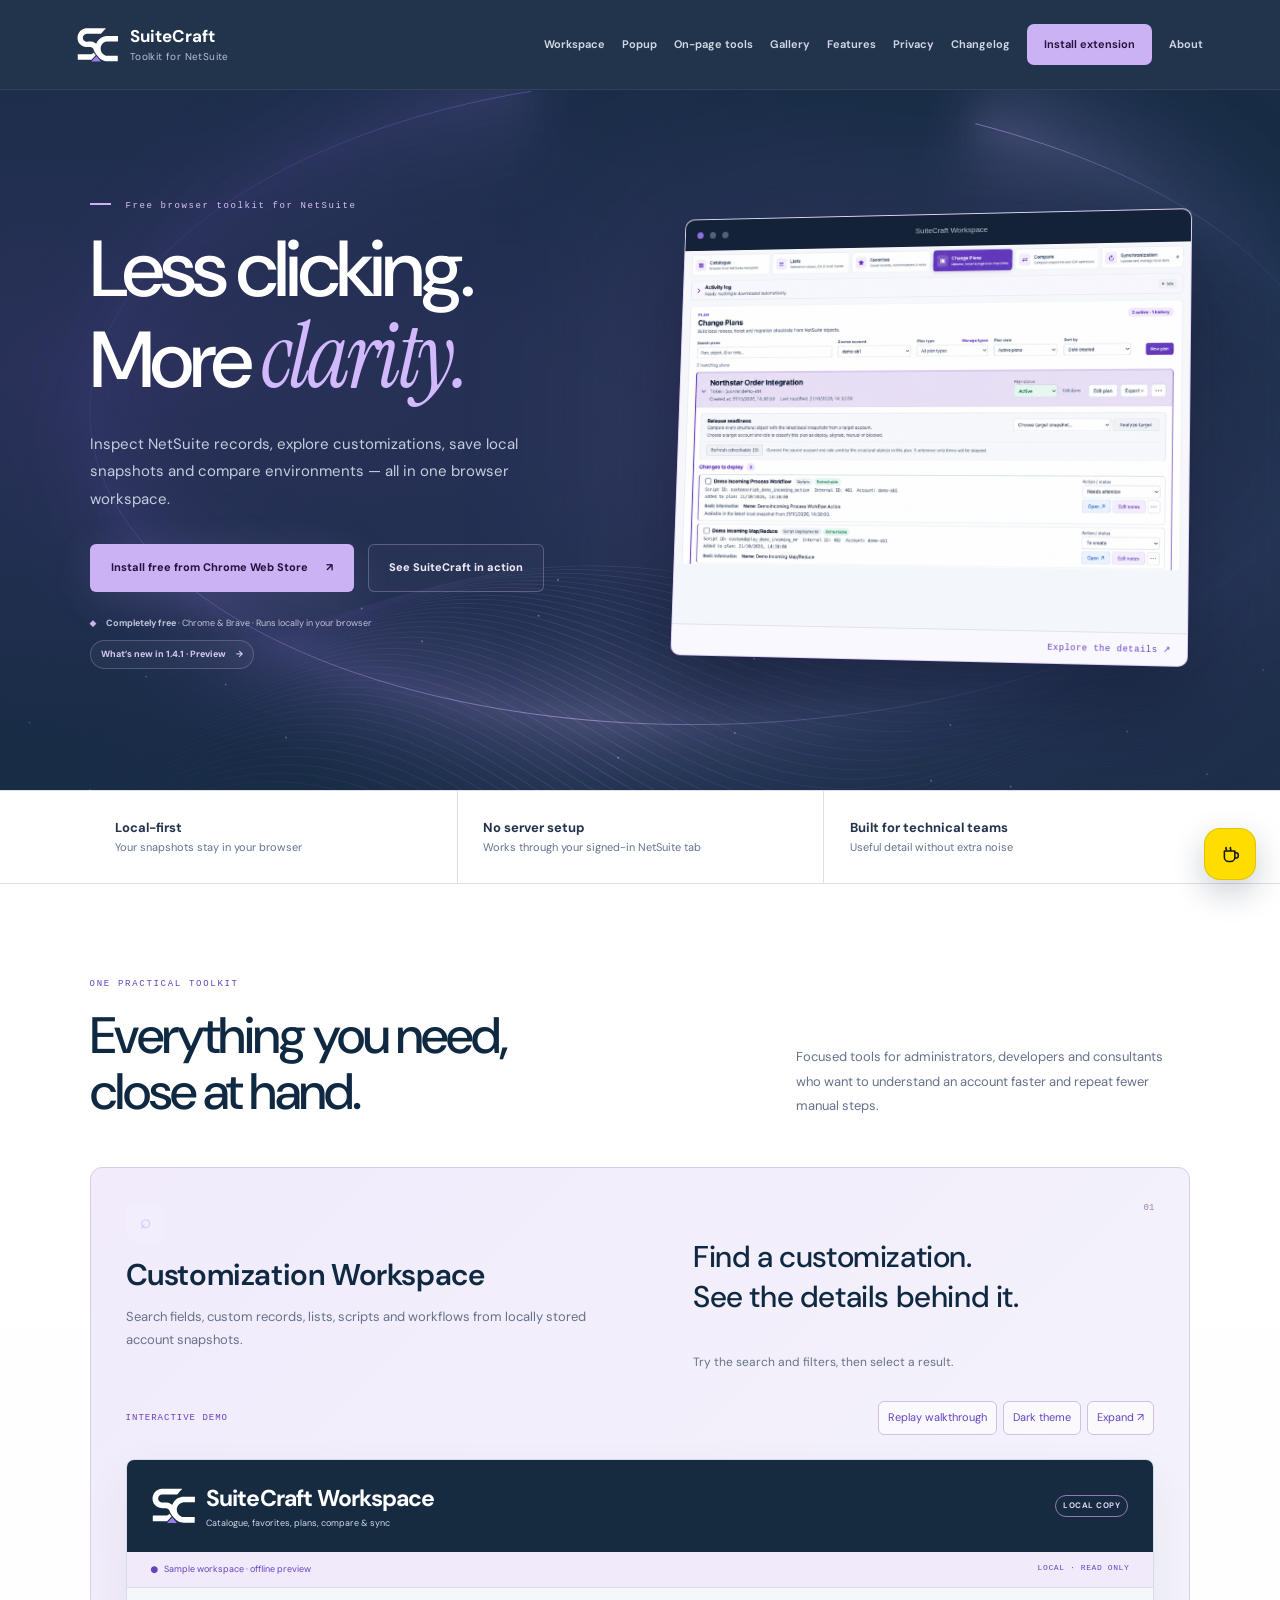
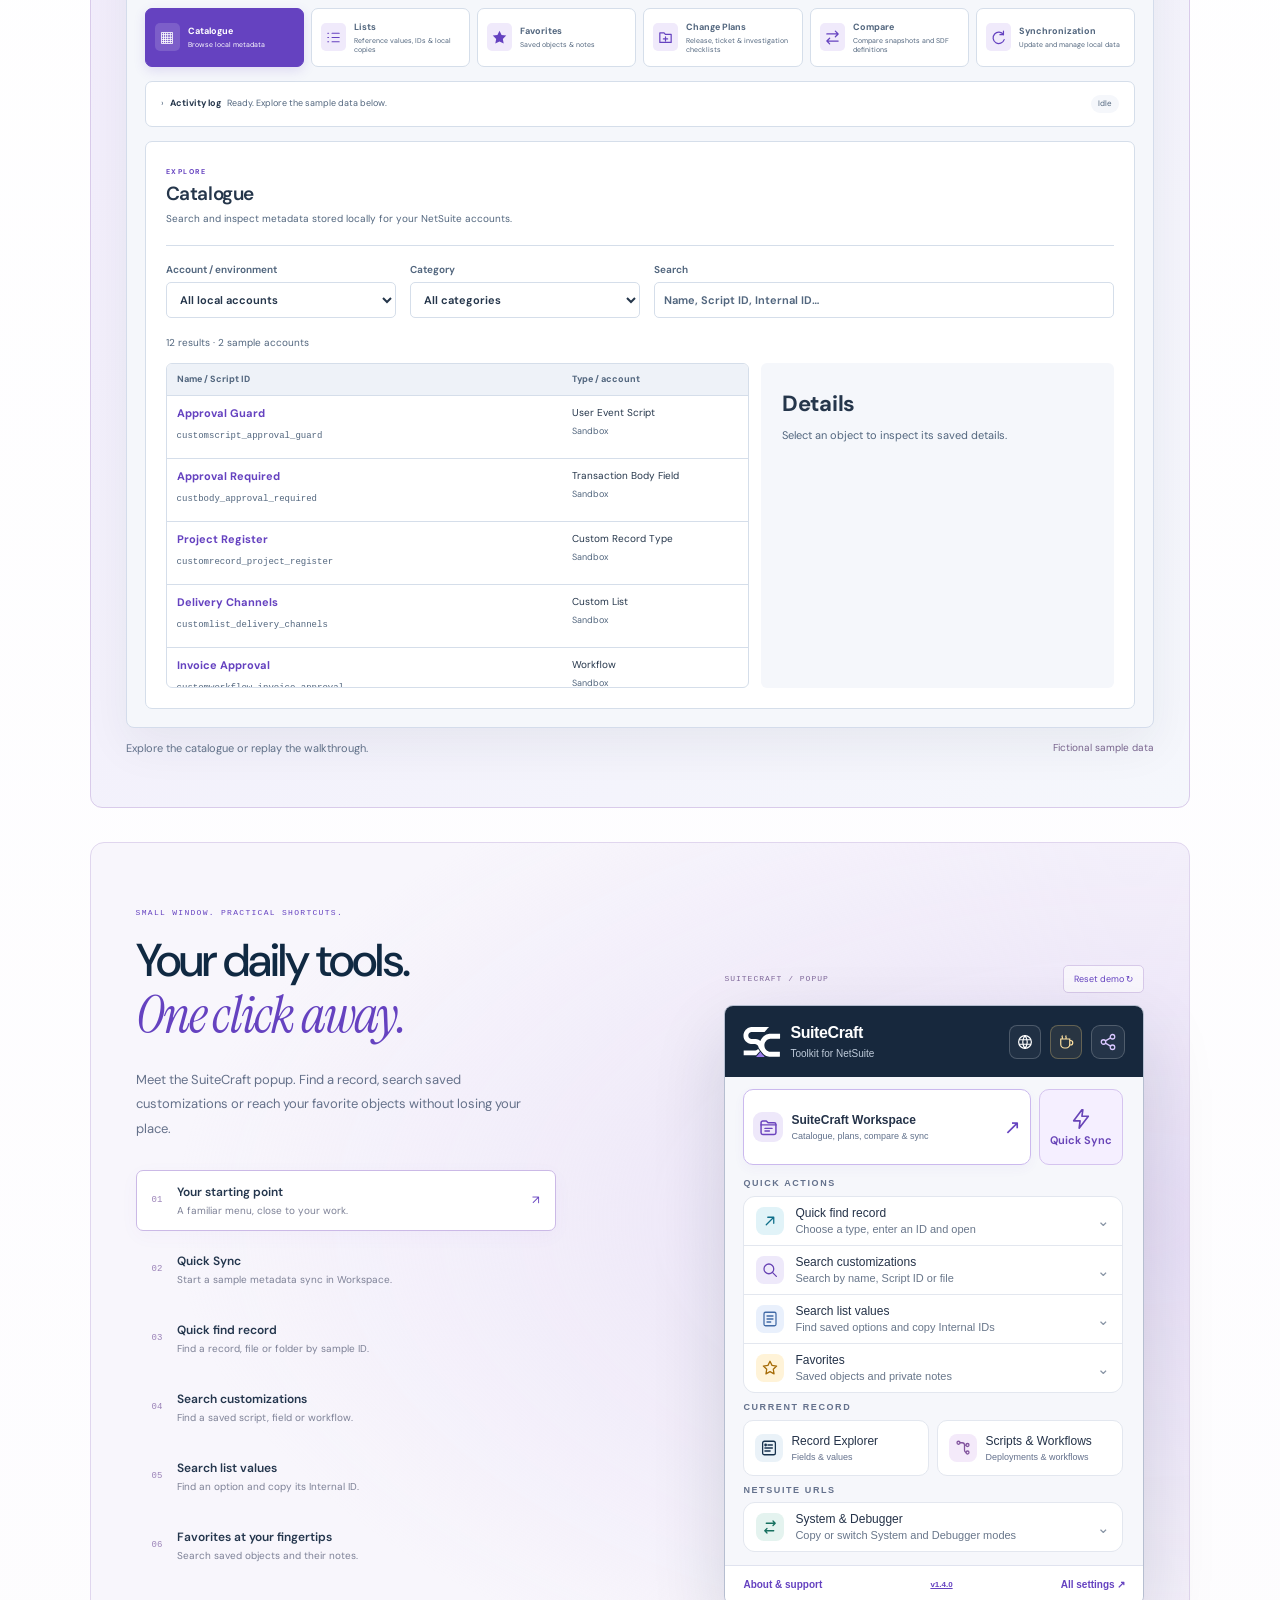
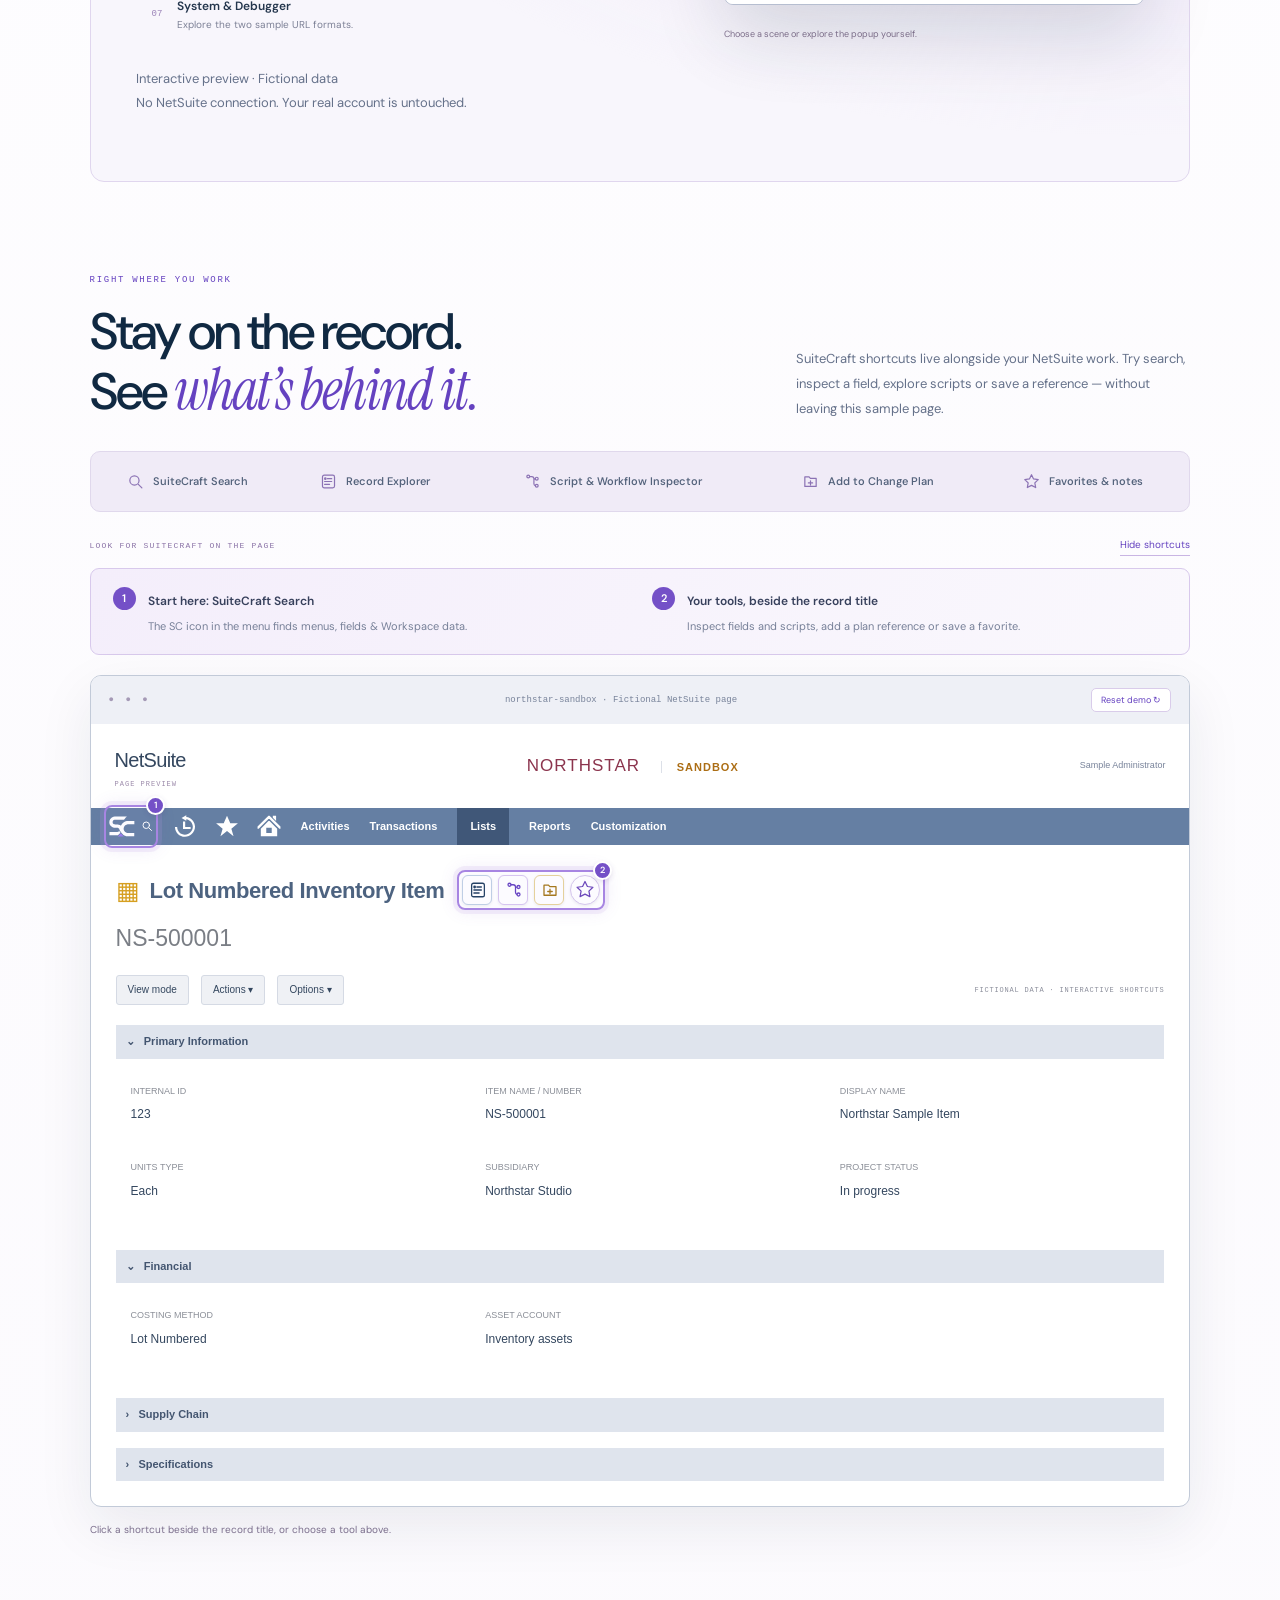
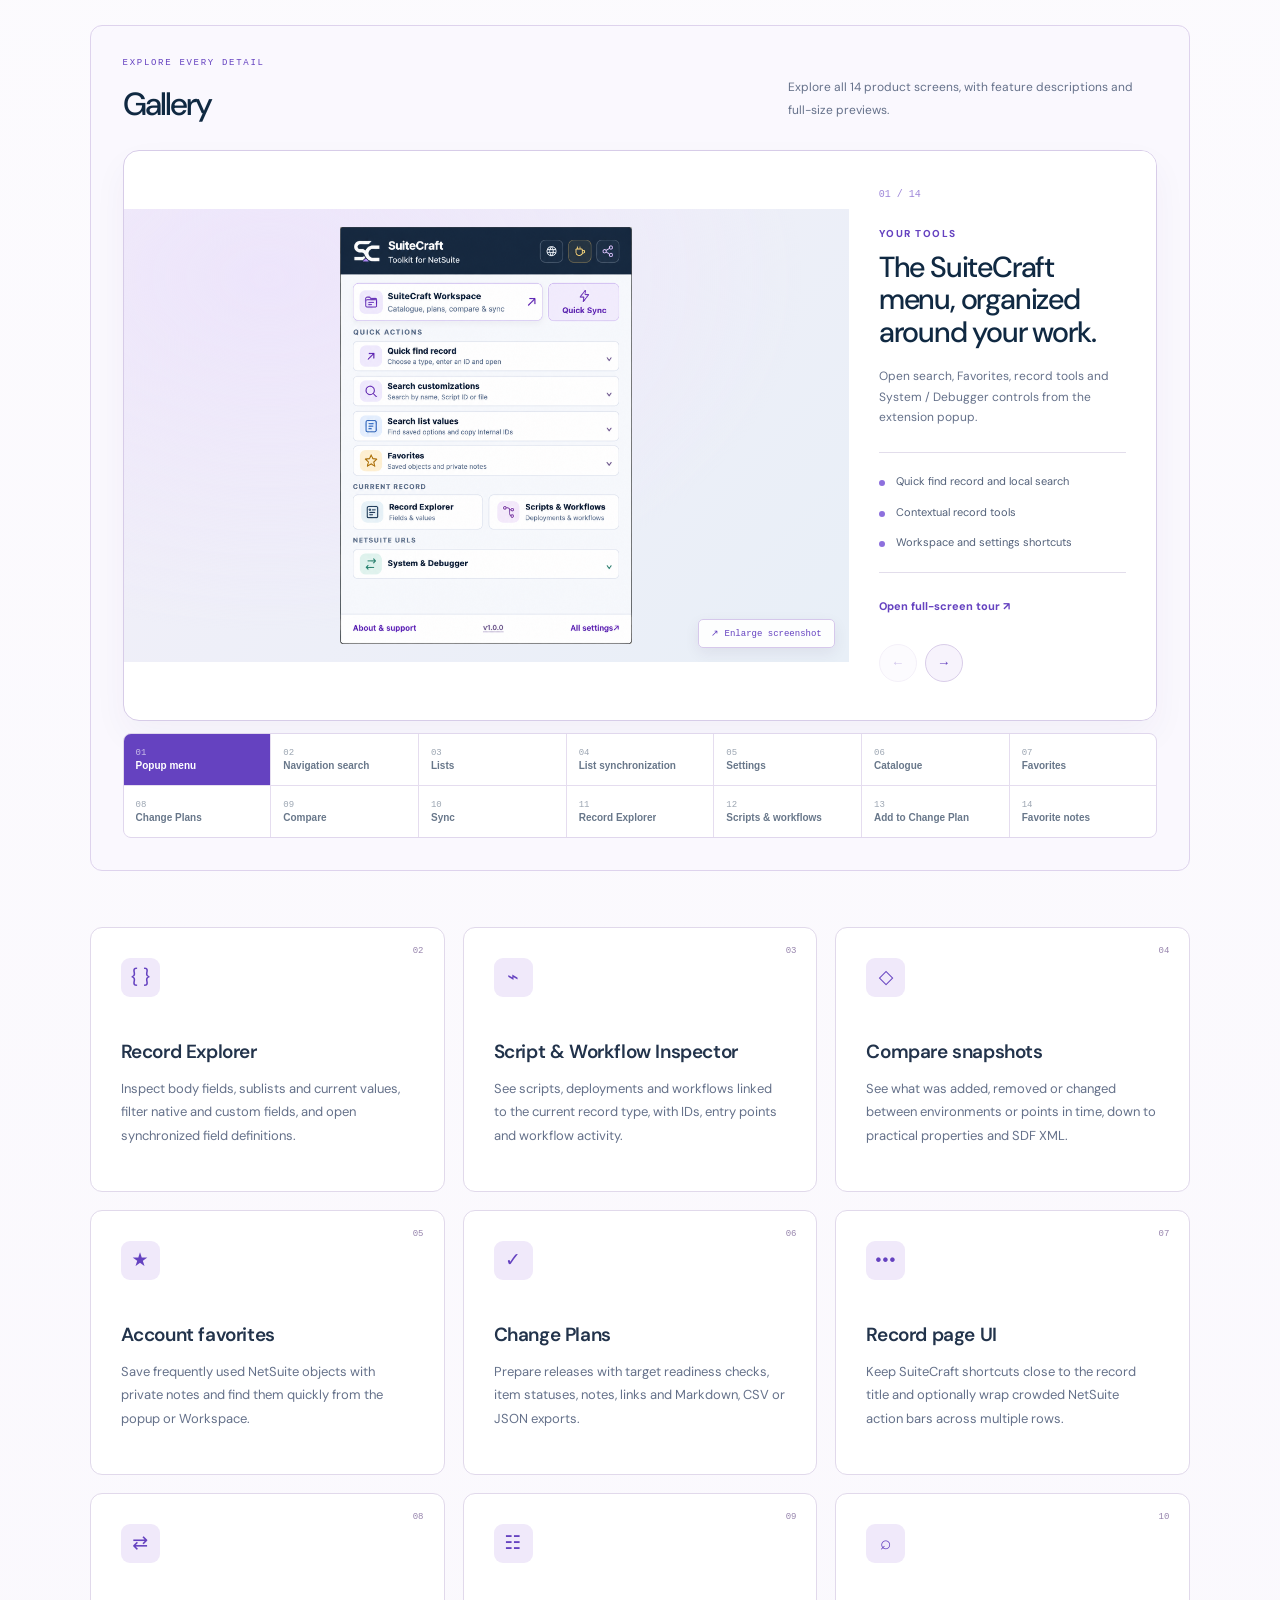
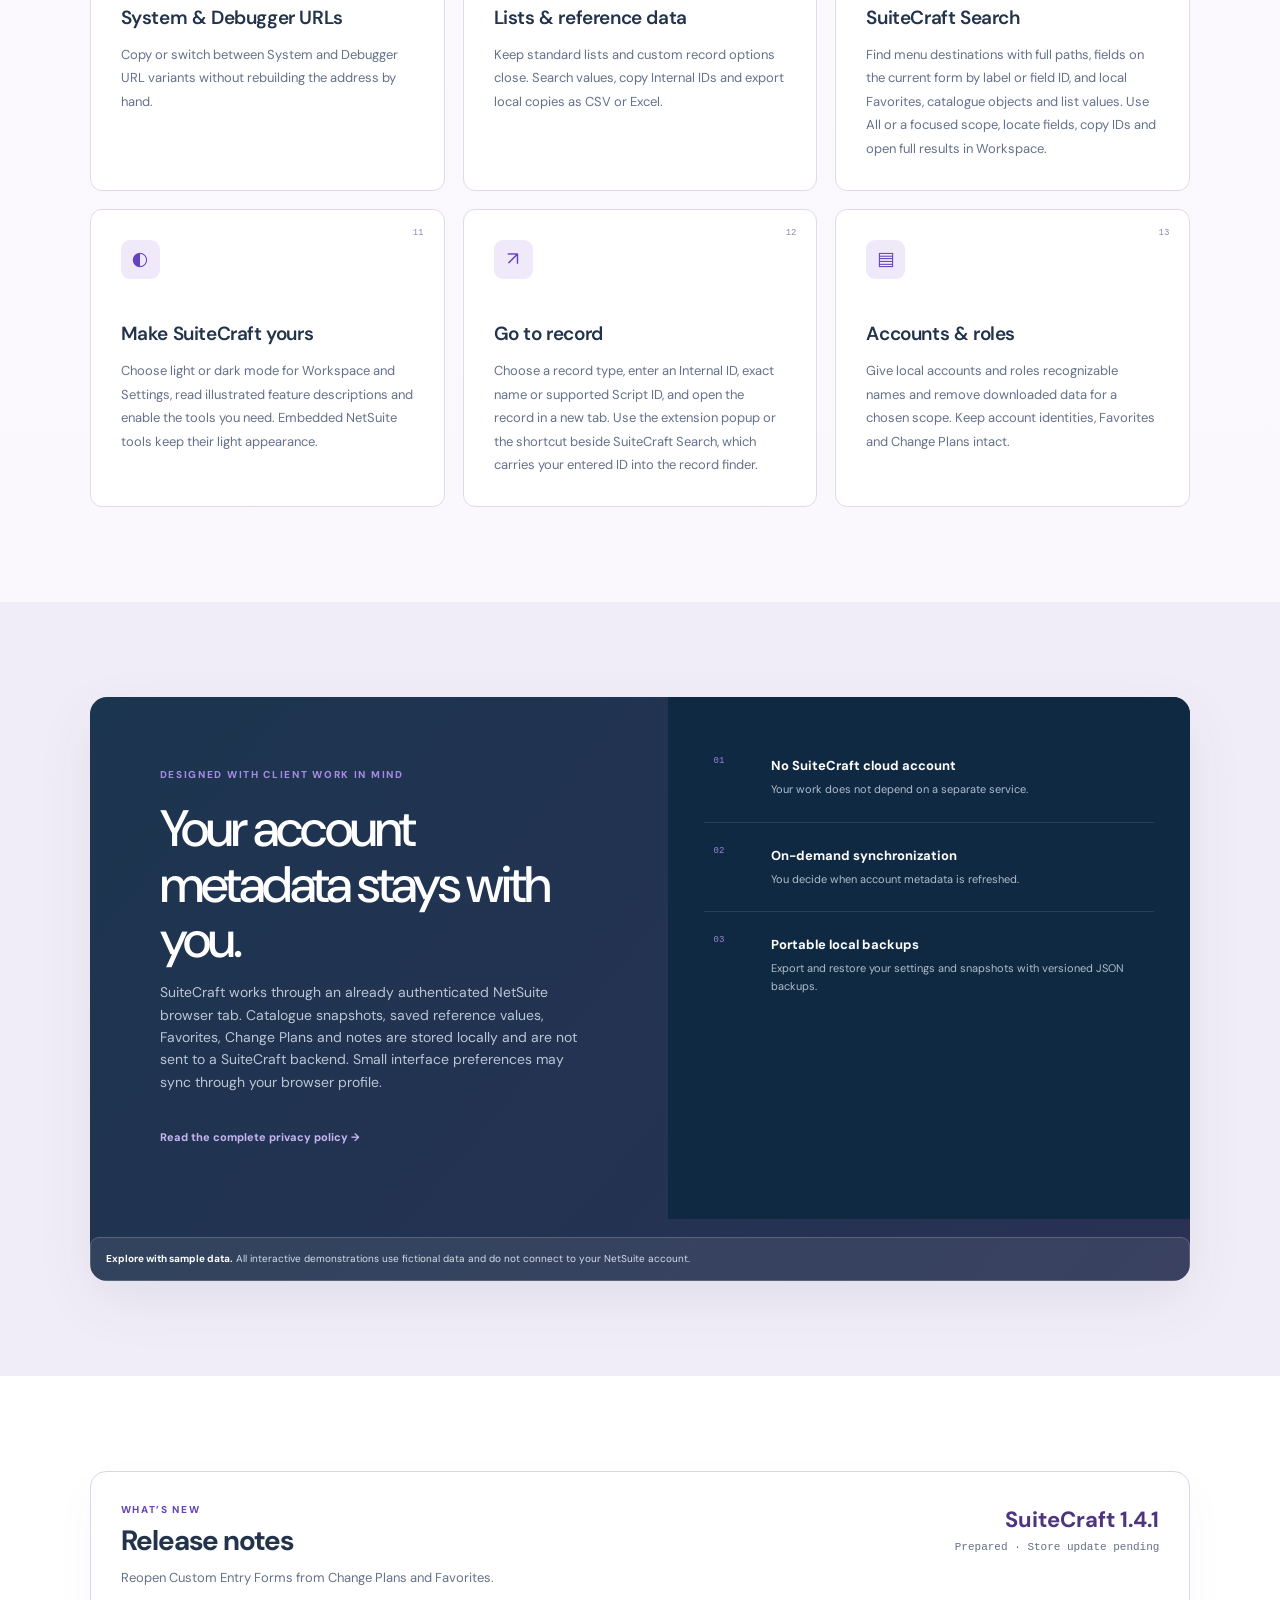
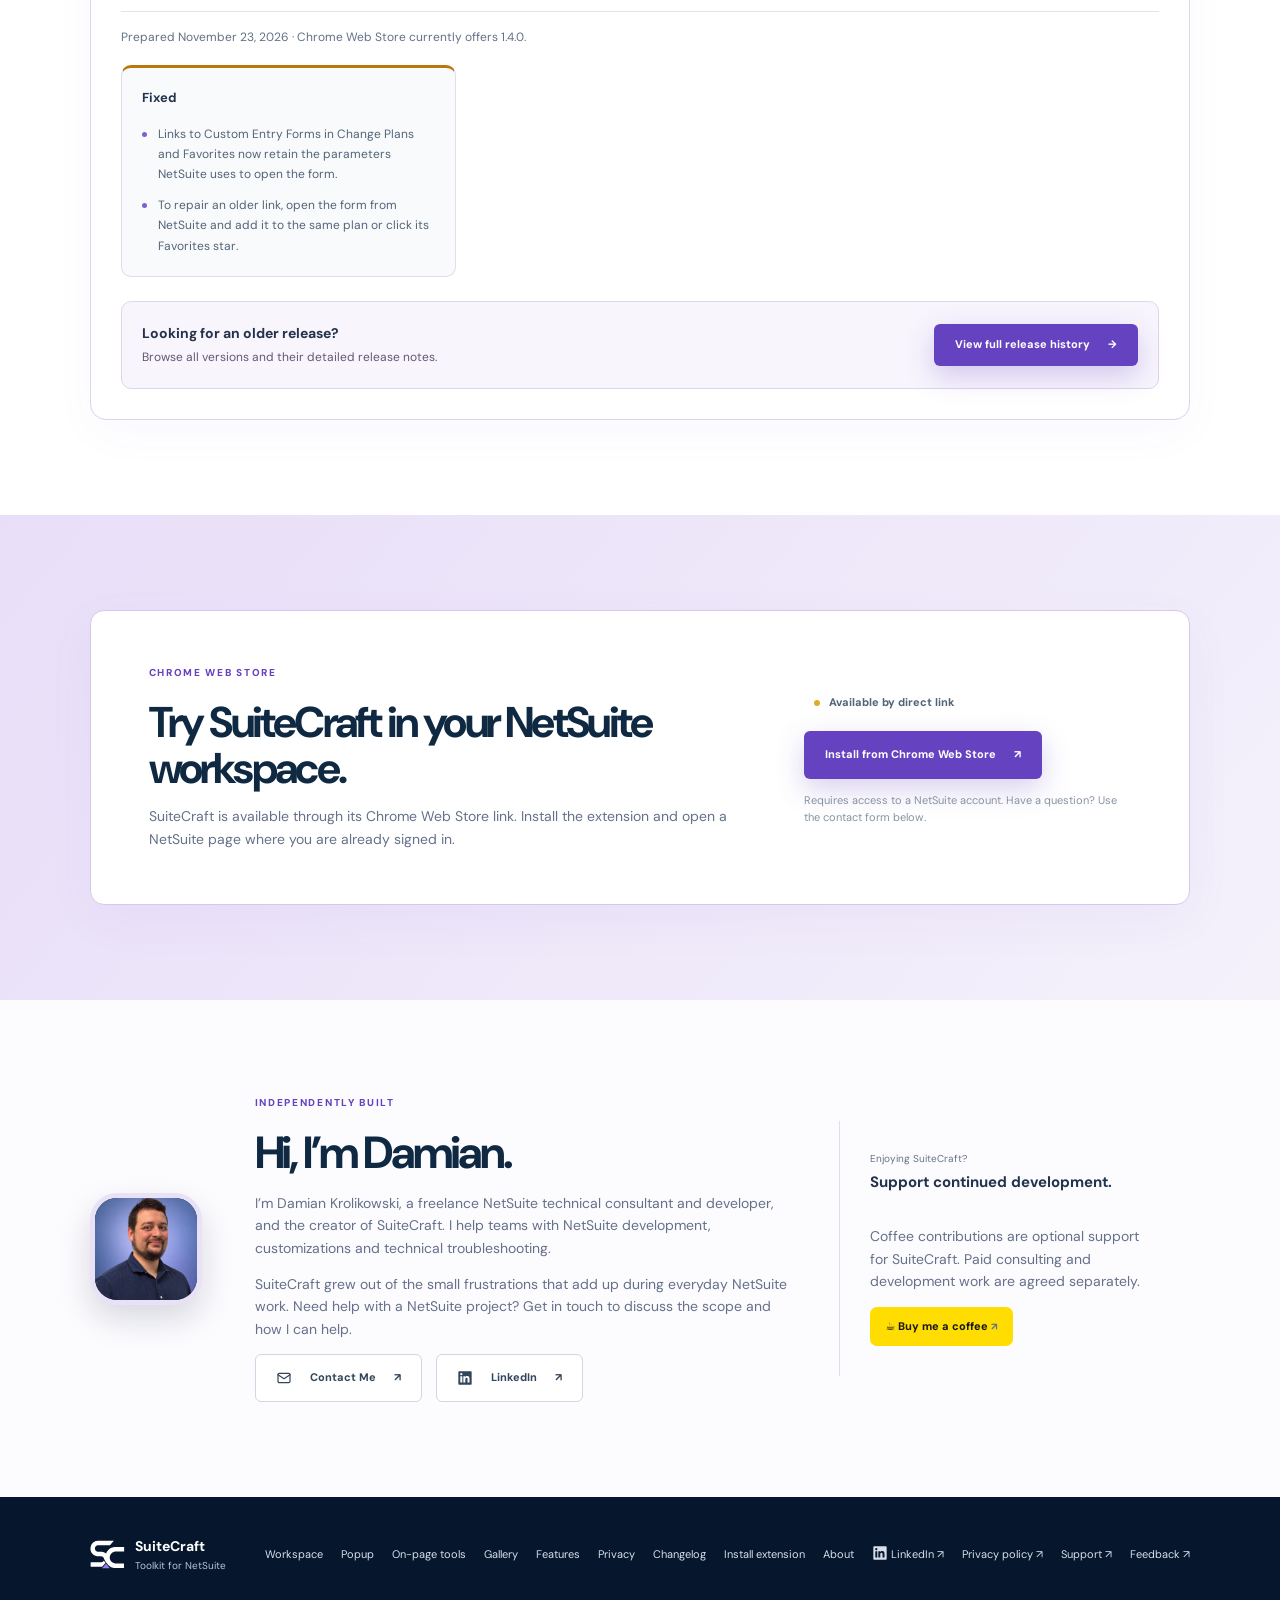
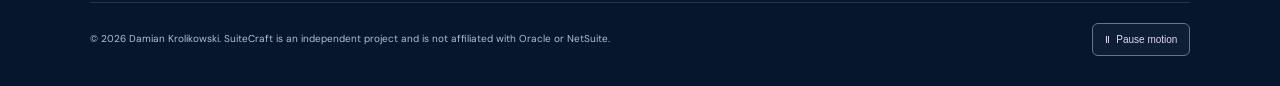
<file: index.html>
<!doctype html>
<html lang="en">
<head>
	<meta charset="utf-8">
	<meta name="viewport" content="width=device-width, initial-scale=1">
	<meta name="description" content="SuiteCraft is an independent browser toolkit that makes everyday NetSuite work faster, clearer and easier to navigate.">
	<meta name="theme-color" content="#081c35">
	<meta property="og:type" content="website">
	<meta property="og:title" content="SuiteCraft · Toolkit for NetSuite">
	<meta property="og:description" content="Record inspection, customization discovery, local snapshots and comparison tools in one focused browser workspace.">
	<meta property="og:url" content="https://krolikowskidamian.github.io/suitecraft-site/">
	<title>SuiteCraft · Toolkit for NetSuite</title>
	<link rel="canonical" href="https://krolikowskidamian.github.io/suitecraft-site/">
	<link rel="icon" href="assets/suitecraft-mark.svg" type="image/svg+xml">
	<link rel="stylesheet" href="assets/site.css">
	<link rel="stylesheet" href="assets/previews.css">
	<link rel="stylesheet" href="assets/catalogue-demo.css">
<link rel="stylesheet" href="concept.css"><link rel="stylesheet" href="workspace-demos.css?v=20261022-2"><link rel="stylesheet" href="popup-demo.css?v=20261027-1"><link rel="stylesheet" href="onpage-demo.css?v=20261016-3"><link rel="stylesheet" href="experience.css?v=20261022-1">
	<meta property="og:site_name" content="SuiteCraft">
	<meta property="og:image" content="https://krolikowskidamian.github.io/suitecraft-site/assets/marketing/chrome-web-store/promo-440x280-current.png">
	<meta property="og:image:type" content="image/png">
	<meta property="og:image:width" content="440">
	<meta property="og:image:height" content="280">
	<meta property="og:image:alt" content="SuiteCraft — Toolkit for NetSuite, white SC logo on a navy and purple background">
	<meta name="twitter:card" content="summary_large_image">
	<meta name="twitter:title" content="SuiteCraft · Toolkit for NetSuite">
	<meta name="twitter:description" content="Record inspection, customization discovery and a focused browser workspace for NetSuite.">
	<meta name="twitter:image" content="https://krolikowskidamian.github.io/suitecraft-site/assets/marketing/chrome-web-store/promo-440x280-current.png">
	<meta name="twitter:image:alt" content="SuiteCraft — Toolkit for NetSuite">
</head>
<body>

	<a class="skip-link" href="#main">Skip to content</a>
	<div class="header-slot"><header class="site-header">
		<a class="brand" href="#top" aria-label="SuiteCraft home">
			<img src="assets/brand/suitecraft-mark-on-dark.svg" alt="">
			<span><strong>SuiteCraft</strong><small>Toolkit for NetSuite</small></span>
		</a>
		<button class="menu-toggle" type="button" aria-expanded="false" aria-controls="site-nav"><span></span><span></span><span></span><span class="sr-only">Open menu</span></button>
		<nav id="site-nav" aria-label="Main navigation">
<a href="#workspace">Workspace</a>
<a href="#popup-demo">Popup</a>
<a href="#onpage-demo">On-page tools</a>
<a href="#tour">Gallery</a>
<a href="#all-features">Features</a>
<a href="#privacy">Privacy</a>
<a href="#changelog">Changelog</a>
<a class="nav-cta" href="https://chromewebstore.google.com/detail/suitecraft-for-netsuite/hpcgajocaokahoibhmiofdjdjnnielka" target="_blank" rel="noopener noreferrer">Install extension</a>
<a href="#about">About</a>
</nav>
	</header></div>

	<main id="main">
		<section class="hero" id="top"><div class="scene" aria-hidden="true"><div class="ambient"></div><canvas id="field"></canvas></div>
			<div class="hero-copy">
				<p class="eyebrow"><span></span> Free browser toolkit for NetSuite</p>
				<h1>Less clicking.<br>More <em>clarity.</em></h1>
				<p class="hero-lead">Inspect NetSuite records, explore customizations, save local snapshots and compare environments — all in one browser workspace.</p>
				<div class="hero-actions">
					<a class="button primary" href="https://chromewebstore.google.com/detail/suitecraft-for-netsuite/hpcgajocaokahoibhmiofdjdjnnielka" target="_blank" rel="noopener noreferrer">Install free from Chrome Web Store <span aria-hidden="true">↗</span></a>
					<a class="button secondary" href="#workspace">See SuiteCraft in action</a>
				</div>
				<p class="compatibility"><span aria-hidden="true">◆</span> <strong>Completely free</strong> · Chrome &amp; Brave · Runs locally in your browser</p>
				<a class="release-chip" href="#changelog">What’s new in 1.4.1 · Preview <span aria-hidden="true">→</span></a>
			</div>
			<div class="hero-visual" aria-label="SuiteCraft interface preview">
				<div class="glow"></div>
				<button class="browser-card screenshot-open" type="button" aria-label="Enlarge Change Plans screenshot" data-image="assets/screenshots/08-change-plans.png?v=20261022" data-title="Change Plans — release readiness">
					<div class="browser-bar"><i></i><i></i><i></i><span>SuiteCraft Workspace</span></div>
					<img class="hero-product-screen" src="assets/screenshots/08-change-plans.png?v=20261022" alt="SuiteCraft Change Plan release readiness interface">
				<span class="image-hint">Explore the details ↗</span></button>
			</div>
		</section>

		<section class="trust-strip" aria-label="Product principles">
			<div><strong>Local-first</strong><span>Your snapshots stay in your browser</span></div>
			<div><strong>No server setup</strong><span>Works through your signed-in NetSuite tab</span></div>
			<div><strong>Built for technical teams</strong><span>Useful detail without extra noise</span></div>
		</section>

		<section class="section live-previews" id="previews" hidden>
			<div class="section-heading preview-heading">
				<div><p class="eyebrow">HOVER TO EXPLORE</p><h2>See a workflow,<br>not just a screenshot.</h2></div>
				<p>Move over a preview or focus it with the keyboard. Each short scene is rendered live with fictional data — no video download and no customer account content.</p>
			</div>
			<div class="preview-grid">
				<article class="preview-card" data-preview="catalogue" tabindex="0" aria-label="Play Customization Catalogue preview">
					<div class="preview-stage" aria-hidden="true"></div>
					<div class="preview-card-copy"><span>01 · DISCOVER</span><h3>Customization Catalogue</h3><p>Search the local catalogue and open the object you need.</p><button class="preview-replay" type="button">↻ <span>Replay</span></button></div>
				</article>
				<article class="preview-card" data-preview="record-explorer" tabindex="0" aria-label="Play Record Explorer preview">
					<div class="preview-stage" aria-hidden="true"></div>
					<div class="preview-card-copy"><span>02 · INSPECT</span><h3>Record Explorer</h3><p>Open the current record and find a field in seconds.</p><button class="preview-replay" type="button">↻ <span>Replay</span></button></div>
				</article>
				<article class="preview-card" data-preview="change-plans" tabindex="0" aria-label="Play Change Plans preview">
					<div class="preview-stage" aria-hidden="true"></div>
					<div class="preview-card-copy"><span>03 · PREPARE</span><h3>Change Plans</h3><p>Add a customization and turn it into release-ready work.</p><button class="preview-replay" type="button">↻ <span>Replay</span></button></div>
				</article>
			</div>
			<p class="preview-hint"><span aria-hidden="true">↗</span> Hover a card to play · Focus or tap for touch and keyboard</p>
		</section>


		<section class="section features" id="features">
			<div class="section-heading">
				<div><p class="eyebrow">ONE PRACTICAL TOOLKIT</p><h2>Everything you need,<br>close at hand.</h2></div>
				<p>Focused tools for administrators, developers and consultants who want to understand an account faster and repeat fewer manual steps.</p>
			</div>
			<div class="feature-grid">
				<article class="feature-card featured workspace-feature" id="workspace-feature">
					<div class="workspace-feature-copy"><span class="feature-number">01</span><div class="feature-icon" aria-hidden="true">⌕</div><h3>Customization Workspace</h3><p>Search fields, custom records, lists, scripts and workflows from locally stored account snapshots.</p><ul><li>Account-scoped catalogue</li><li>Manual synchronization</li><li>CSV, Excel and JSON export</li></ul><p class="workspace-feature-invitation">Find a customization.<br>See the details behind it.</p><p class="workspace-feature-help">Try the search and filters, then select a result.</p></div>
					<div class="workspace-demo-home" id="workspace">
						<div class="workspace-demo" id="workspace-demo" hidden>
							<div class="workspace-demo-controls"><span>INTERACTIVE DEMO</span><div><button type="button" data-demo-play>Play walkthrough</button><button type="button" data-demo-theme aria-pressed="false">Dark theme</button><button type="button" data-demo-expand aria-haspopup="dialog">Expand ↗</button></div></div>
							<div class="catalogue-demo" data-demo-surface>
								<header class="catalogue-demo-header"><img src="assets/brand/suitecraft-mark-on-dark.svg" alt=""><div><strong>SuiteCraft Workspace</strong><span>Catalogue, favorites, plans, compare & sync</span></div><span class="catalogue-demo-local">LOCAL COPY</span></header>
<div class="demo-connection"><span>● &nbsp; Sample workspace · offline preview</span><span>LOCAL · READ ONLY</span></div>
<div class="workspace-nav" role="tablist" aria-label="Workspace preview sections">
<button type="button" role="tab" id="workspace-tab-catalogue" aria-controls="workspace-panel-catalogue" aria-selected="true" tabindex="0" data-workspace-tab="catalogue"><span class="ws-icon">▦</span><span><strong>Catalogue</strong><small>Browse local metadata</small></span></button><button type="button" role="tab" id="workspace-tab-lists" aria-controls="workspace-panel-lists" aria-selected="false" tabindex="-1" data-workspace-tab="lists"><span class="ws-icon">☷</span><span><strong>Lists</strong><small>Reference values, IDs & local copies</small></span></button><button type="button" role="tab" id="workspace-tab-favorites" aria-controls="workspace-panel-favorites" aria-selected="false" tabindex="-1" data-workspace-tab="favorites"><span class="ws-icon">★</span><span><strong>Favorites</strong><small>Saved objects & notes</small></span></button><button type="button" role="tab" id="workspace-tab-plans" aria-controls="workspace-panel-plans" aria-selected="false" tabindex="-1" data-workspace-tab="plans"><span class="ws-icon">▣</span><span><strong>Change Plans</strong><small>Release, ticket & investigation checklists</small></span></button><button type="button" role="tab" id="workspace-tab-compare" aria-controls="workspace-panel-compare" aria-selected="false" tabindex="-1" data-workspace-tab="compare"><span class="ws-icon">⇄</span><span><strong>Compare</strong><small>Compare snapshots and SDF definitions</small></span></button><button type="button" role="tab" id="workspace-tab-sync" aria-controls="workspace-panel-sync" aria-selected="false" tabindex="-1" data-workspace-tab="sync"><span class="ws-icon">↻</span><span><strong>Synchronization</strong><small>Update and manage local data</small></span></button></div><div class="demo-activity"><span>› &nbsp; <strong>Activity log</strong> &nbsp; Ready. Explore the sample data below.</span><span>Idle</span></div><div id="workspace-panel-catalogue" class="workspace-panel" role="tabpanel" aria-labelledby="workspace-tab-catalogue"><div class="workspace-panel-heading"><span>EXPLORE</span><h3>Catalogue</h3><p>Search and inspect metadata stored locally for your NetSuite accounts.</p></div>
								<div class="catalogue-demo-filters"><label>Account / environment<select data-demo-account><option value="all">All local accounts</option><option value="sandbox">northstar-sandbox</option><option value="production">northstar-production</option></select></label><label>Category<select data-demo-category><option value="all">All categories</option><option value="fields">Fields</option><option value="records">Custom Record Types</option><option value="lists">Custom Lists</option><option value="scripts">Scripts</option><option value="workflows">Workflows</option></select></label><label class="catalogue-demo-search">Search<input type="search" data-demo-search placeholder="Name, Script ID, Internal ID…" autocomplete="off" spellcheck="false"></label></div>
								<div class="catalogue-demo-count" data-demo-count></div>
								<div class="catalogue-demo-content"><div class="catalogue-demo-results"><table><caption class="sr-only">Sample customizations. Select a name to inspect its details.</caption><thead><tr><th scope="col">Name / Script ID</th><th scope="col">Type / account</th></tr></thead><tbody data-demo-rows></tbody></table><p class="catalogue-demo-empty" data-demo-empty hidden>No matches. Try a name such as “approval” or choose another category.</p></div><aside class="catalogue-demo-detail" data-demo-detail aria-label="Selected customization details"></aside></div></div><div id="workspace-panel-lists" class="workspace-panel workspace-screen-panel" role="tabpanel" aria-labelledby="workspace-tab-lists" hidden><div class="workspace-panel-heading"><span>PRODUCT PREVIEW</span><h3>Lists & reference data</h3><p>Actual SuiteCraft interface with fictional sample data. Click the image to enlarge.</p></div><button class="screenshot-open" type="button" data-image="assets/screenshots/10-reference-lists.png?v=20261022" data-title="Lists & reference data" aria-label="Enlarge Lists & reference data screenshot"><img src="assets/screenshots/10-reference-lists.png?v=20261022" alt="SuiteCraft Lists & reference data with synthetic data" loading="lazy"><span class="image-hint">Enlarge screenshot ↗</span></button></div><div id="workspace-panel-favorites" class="workspace-panel workspace-screen-panel" role="tabpanel" aria-labelledby="workspace-tab-favorites" hidden><div class="workspace-panel-heading"><span>PRODUCT PREVIEW</span><h3>Account favorites</h3><p>Actual SuiteCraft interface with fictional sample data. Click the image to enlarge.</p></div><button class="screenshot-open" type="button" data-image="assets/screenshots/06-favorites.png?v=20261022" data-title="Account favorites" aria-label="Enlarge Account favorites screenshot"><img src="assets/screenshots/06-favorites.png?v=20261022" alt="SuiteCraft Account favorites with synthetic data" loading="lazy"><span class="image-hint">Enlarge screenshot ↗</span></button></div><div id="workspace-panel-plans" class="workspace-panel workspace-screen-panel" role="tabpanel" aria-labelledby="workspace-tab-plans" hidden><div class="workspace-panel-heading"><span>PRODUCT PREVIEW</span><h3>Change Plans</h3><p>Actual SuiteCraft interface with fictional sample data. Click the image to enlarge.</p></div><button class="screenshot-open" type="button" data-image="assets/screenshots/08-change-plans.png?v=20261022" data-title="Change Plans" aria-label="Enlarge Change Plans screenshot"><img src="assets/screenshots/08-change-plans.png?v=20261022" alt="SuiteCraft Change Plans with synthetic data" loading="lazy"><span class="image-hint">Enlarge screenshot ↗</span></button></div><div id="workspace-panel-compare" class="workspace-panel workspace-screen-panel" role="tabpanel" aria-labelledby="workspace-tab-compare" hidden><div class="workspace-panel-heading"><span>PRODUCT PREVIEW</span><h3>Compare snapshots</h3><p>Actual SuiteCraft interface with fictional sample data. Click the image to enlarge.</p></div><button class="screenshot-open" type="button" data-image="assets/screenshots/04-compare.png?v=20261022" data-title="Compare snapshots" aria-label="Enlarge Compare snapshots screenshot"><img src="assets/screenshots/04-compare.png?v=20261022" alt="SuiteCraft Compare snapshots with synthetic data" loading="lazy"><span class="image-hint">Enlarge screenshot ↗</span></button></div><div id="workspace-panel-sync" class="workspace-panel workspace-screen-panel" role="tabpanel" aria-labelledby="workspace-tab-sync" hidden><div class="workspace-panel-heading"><span>PRODUCT PREVIEW</span><h3>Synchronization</h3><p>Actual SuiteCraft interface with fictional sample data. Click the image to enlarge.</p></div><button class="screenshot-open" type="button" data-image="assets/screenshots/05-synchronization.png?v=20261022" data-title="Synchronization" aria-label="Enlarge Synchronization screenshot"><img src="assets/screenshots/05-synchronization.png?v=20261022" alt="SuiteCraft Synchronization with synthetic data" loading="lazy"><span class="image-hint">Enlarge screenshot ↗</span></button></div>
								<span class="catalogue-demo-cursor" aria-hidden="true" hidden><svg viewBox="0 0 24 30"><path d="M2.2 1.8v22.1l5.8-5.2 4.3 9.1 4.2-2-4.2-8.7 8.1-.7L2.2 1.8Z"/></svg></span>
							</div>
							<p class="workspace-demo-caption"><span data-demo-caption>Choose an account, search and select a result.</span><span>Fictional sample data</span></p><span class="sr-only" role="status" aria-live="polite" data-demo-status></span>
						</div>
						<noscript><img class="workspace-demo-fallback" src="assets/screenshots/02-catalogue.png?v=20261022" alt="SuiteCraft Catalogue with search filters and customization details"></noscript>
					</div>
				</article>
<section class="popup-showcase" id="popup-demo" aria-labelledby="popup-demo-title">
 <div class="popup-story"><p class="eyebrow">SMALL WINDOW. PRACTICAL SHORTCUTS.</p><h2 id="popup-demo-title">Your daily tools.<br><em>One click away.</em></h2><p>Meet the SuiteCraft popup. Find a record, search saved customizations or reach your favorite objects without losing your place.</p><div class="popup-scenes" role="group" aria-label="Choose a popup demo scene"><button type="button" data-popup-scene="home" aria-pressed="true"><span>01</span><div><strong>Your starting point</strong><small>A familiar menu, close to your work.</small></div><b>↗</b></button><button type="button" data-popup-scene="sync" aria-pressed="false"><span>02</span><div><strong>Quick Sync</strong><small>Start a sample metadata sync in Workspace.</small></div><b>↗</b></button><button type="button" data-popup-scene="find" aria-pressed="false"><span>03</span><div><strong>Quick find record</strong><small>Find a record, file or folder by sample ID.</small></div><b>↗</b></button><button type="button" data-popup-scene="custom" aria-pressed="false"><span>04</span><div><strong>Search customizations</strong><small>Find a saved script, field or workflow.</small></div><b>↗</b></button><button type="button" data-popup-scene="lists" aria-pressed="false"><span>05</span><div><strong>Search list values</strong><small>Find an option and copy its Internal ID.</small></div><b>↗</b></button><button type="button" data-popup-scene="favorites" aria-pressed="false"><span>06</span><div><strong>Favorites at your fingertips</strong><small>Search saved objects and their notes.</small></div><b>↗</b></button><button type="button" data-popup-scene="urls" aria-pressed="false"><span>07</span><div><strong>System & Debugger</strong><small>Explore the two sample URL formats.</small></div><b>↗</b></button></div><p class="popup-fine">Interactive preview · Fictional data<br>No NetSuite connection. Your real account is untouched.</p></div>
 <div class="popup-demo-column"><div class="popup-preview-label"><span>SUITECRAFT / POPUP</span><button type="button" id="popup-reset">Reset demo ↻</button></div><div class="popup-shell">
 <header class="pp-header"><img src="assets/brand/suitecraft-mark-on-dark.svg" alt=""><div><strong>SuiteCraft</strong><span>Toolkit for NetSuite</span></div><a href="#top" aria-label="SuiteCraft website" title="SuiteCraft website"><svg viewBox="0 0 24 24" fill="none" stroke="currentColor" stroke-width="1.6" aria-hidden="true"><circle cx="12" cy="12" r="8.5"/><path d="M4 9h16M4 15h16M12 3.5c4 5 4 12 0 17-4-5-4-12 0-17Z"/></svg></a><a href="https://buymeacoffee.com/damiandk" target="_blank" rel="noopener noreferrer" aria-label="Support SuiteCraft" title="Support SuiteCraft"><svg viewBox="0 0 24 24" fill="none" stroke="currentColor" stroke-width="1.6" stroke-linecap="round" aria-hidden="true"><path d="M5 8h12v7a5 5 0 0 1-5 5h-2a5 5 0 0 1-5-5V8Z M17 10h1a3 3 0 0 1 0 6h-1M7 4c-1 1 1 2 0 3M12 4c-1 1 1 2 0 3"/></svg></a><button id="pp-share" type="button" aria-label="Share SuiteCraft" title="Share SuiteCraft" aria-expanded="false" aria-controls="pp-share-panel"><svg viewBox="0 0 24 24" fill="none" stroke="currentColor" stroke-width="1.7" stroke-linecap="round" aria-hidden="true"><circle cx="18" cy="5" r="3"/><circle cx="6" cy="12" r="3"/><circle cx="18" cy="19" r="3"/><path d="m8.6 10.5 6.8-4M8.6 13.5l6.8 4"/></svg></button><section id="pp-share-panel" class="pp-share-panel" hidden aria-label="Share SuiteCraft"><strong>Share SuiteCraft</strong><button id="pp-share-copy" type="button">Copy link</button><a href="https://chromewebstore.google.com/detail/suitecraft-for-netsuite/hpcgajocaokahoibhmiofdjdjnnielka" target="_blank" rel="noopener noreferrer">Open Chrome Web Store ↗</a><p id="pp-share-status" role="status" aria-live="polite"></p></section></header>
 <div class="pp-body">
 <div class="pp-workspace-actions"><a class="pp-workspace" href="#workspace"><span class="pp-icon">▤</span><div><strong>SuiteCraft Workspace</strong><small>Catalogue, plans, compare & sync</small></div><b>↗</b></a><button id="pp-quick-sync" class="pp-quick-sync" type="button" aria-expanded="false" aria-controls="pp-sync-panel"><svg viewBox="0 0 24 24" fill="none" stroke="currentColor" stroke-width="1.8" stroke-linecap="round" stroke-linejoin="round" aria-hidden="true"><path d="m13 2-9 12h7l-1 8 10-13h-7l1-7Z"/></svg><strong>Quick Sync</strong></button></div><section id="pp-sync-panel" class="pp-sync-panel" hidden><p class="pp-sync-description">Find new objects across all categories and add them to your local catalogue.</p><p id="pp-sync-status" role="status" aria-live="polite">Progress opens in Workspace.</p><div class="pp-sync-actions"><button id="pp-sync-start" type="button">Start sync</button><button id="pp-sync-workspace" type="button" aria-label="Configure in Workspace">Workspace ↗</button></div></section>
 <h3 class="pp-kicker">QUICK ACTIONS</h3>
 <div class="pp-list">
 <details data-popup-panel="find"><summary><span class="pp-icon"><svg viewBox="0 0 24 24" fill="none" stroke="currentColor" stroke-width="1.8" stroke-linecap="round" stroke-linejoin="round" aria-hidden="true"><path d="M7 17 17 7M9 7h8v8"/></svg></span><div><strong>Quick find record</strong><small>Choose a type, enter an ID and open</small></div><b>⌄</b></summary><div class="pp-panel"><form id="pp-find-form"><div id="pp-record-types" class="pp-types" role="group" aria-label="Sample record type"></div><div id="pp-cabinet-types" class="pp-sub" role="group" aria-label="File Cabinet type" data-label="File Cabinet" hidden></div><div id="pp-custom-wrap" class="pp-custom-wrap" hidden><label><span>Custom Record Type</span><input id="pp-custom-type" placeholder="customrecord_example or 123" maxlength="100" autocomplete="off"></label><div id="pp-saved" class="pp-saved" role="group" aria-label="Pinned and recent" hidden></div></div><label><span id="pp-record-id-label">Internal ID or exact name</span><input id="pp-record-id" placeholder="123" required maxlength="100" autocomplete="off"></label><small id="pp-record-help">Press Enter to preview a fictional record.</small><button class="pp-primary" type="submit">Open sample record ↗</button></form><div id="pp-record-result" class="pp-result" hidden></div><p class="pp-hint">Preview only — this opens sample details inside the demo.</p></div></details>
 <details data-popup-panel="custom"><summary><span class="pp-icon"><svg viewBox="0 0 24 24" fill="none" stroke="currentColor" stroke-width="1.8" stroke-linecap="round" stroke-linejoin="round" aria-hidden="true"><circle cx="10.5" cy="10.5" r="6.5"/><path d="m15.5 15.5 5 5"/></svg></span><div><strong>Search customizations</strong><small>Search by name, Script ID or file</small></div><b>⌄</b></summary><div class="pp-panel"><p class="pp-context">Search the sample account’s latest local snapshots.</p><label>Category<select id="pp-category"><option value="all">All categories</option><option value="Script">Scripts</option><option value="Field">Fields</option><option value="Workflow">Workflows</option></select></label><label>Search<input id="pp-custom-search" type="search" placeholder="Name, Script ID or Internal ID…"></label><div id="pp-custom-results" class="pp-results"></div></div></details>
 <details data-popup-panel="lists"><summary><span class="pp-icon"><svg viewBox="0 0 24 24" fill="none" stroke="currentColor" stroke-width="1.8" stroke-linecap="round" stroke-linejoin="round" aria-hidden="true"><rect x="4" y="3" width="16" height="18" rx="2"/><path d="M8 8h8M8 12h8M8 16h5"/></svg></span><div><strong>Search list values</strong><small>Find saved options and copy Internal IDs</small></div><b>⌄</b></summary><div class="pp-panel"><p class="pp-context">northstar-sandbox · Administrator</p><div class="pp-controls"><select id="pp-list" aria-label="List"><option value="delivery">Delivery Channels</option><option value="status">Project Status</option></select><input id="pp-list-search" type="search" aria-label="Search" placeholder="Search names or values…"></div><div class="pp-bar"><p id="pp-list-status" role="status" aria-live="polite"></p><button type="button" id="pp-open-lists" title="Open all lists" aria-label="Open all lists"><svg viewBox="0 0 24 24" fill="none" stroke="currentColor" stroke-width="1.8" stroke-linecap="round" stroke-linejoin="round" aria-hidden="true"><path d="M14 4h6v6M20 4l-9 9M18 14v5a1 1 0 0 1-1 1H5a1 1 0 0 1-1-1V7a1 1 0 0 1 1-1h5"/></svg></button><button type="button" id="pp-update-lists" title="Update sample lists" aria-label="Update sample lists"><svg viewBox="0 0 24 24" fill="none" stroke="currentColor" stroke-width="1.8" stroke-linecap="round" stroke-linejoin="round" aria-hidden="true"><path d="M20 11a8 8 0 0 0-14.5-4M4 5v4h4M4 13a8 8 0 0 0 14.5 4M20 19v-4h-4"/></svg></button></div><div id="pp-list-results" class="pp-results"></div></div></details>
 <details data-popup-panel="favorites"><summary><span class="pp-icon"><svg viewBox="0 0 24 24" fill="none" stroke="currentColor" stroke-width="1.8" stroke-linecap="round" stroke-linejoin="round" aria-hidden="true"><path d="m12 3 2.7 5.5 6.1.9-4.4 4.3 1 6.1-5.4-2.9-5.4 2.9 1-6.1-4.4-4.3 6.1-.9L12 3Z"/></svg></span><div><strong>Favorites</strong><small>Saved objects and private notes</small></div><b>⌄</b></summary><div class="pp-panel"><p class="pp-context">Favorites from fictional local accounts.</p><div class="pp-controls"><select id="pp-favorite-type" aria-label="Type"><option value="all">All types</option><option>Script</option><option>Custom record</option><option>Workflow</option></select><input id="pp-favorite-search" type="search" aria-label="Search favorites" placeholder="Name, ID or note…"></div><div class="pp-bar"><p id="pp-favorite-status" role="status" aria-live="polite"></p><button type="button" id="pp-open-favorites" title="Open all Favorites" aria-label="Open all Favorites"><svg viewBox="0 0 24 24" fill="none" stroke="currentColor" stroke-width="1.8" stroke-linecap="round" stroke-linejoin="round" aria-hidden="true"><path d="M14 4h6v6M20 4l-9 9M18 14v5a1 1 0 0 1-1 1H5a1 1 0 0 1-1-1V7a1 1 0 0 1 1-1h5"/></svg></button></div><div id="pp-favorite-results" class="pp-results"></div></div></details>
 </div>
 <h3 class="pp-kicker">CURRENT RECORD</h3><div class="pp-record-tiles"><button class="pp-tool" type="button" id="pp-record-explorer" aria-label="Record Explorer" title="Record Explorer — Fields, sublists & current values"><span class="pp-icon"><svg viewBox="0 0 24 24" fill="none" stroke="currentColor" stroke-width="1.7" stroke-linecap="round" stroke-linejoin="round" aria-hidden="true"><rect x="3.5" y="3" width="17" height="18" rx="2.5"/><circle cx="7.5" cy="8" r="1"/><path d="M10.5 8h6M6.5 12h10M6.5 16h7"/></svg></span><div><strong>Record Explorer</strong><small>Fields &amp; values</small></div><b>›</b></button><button class="pp-tool" type="button" id="pp-inspector" aria-label="Scripts &amp; Workflows — Script &amp; Workflow Inspector" title="Script &amp; Workflow Inspector — Scripts, deployments &amp; workflows linked to this record type"><span class="pp-icon"><svg viewBox="0 0 24 24" fill="none" stroke="currentColor" stroke-width="1.7" stroke-linecap="round" stroke-linejoin="round" aria-hidden="true"><circle cx="6" cy="5" r="2"/><circle cx="18" cy="8" r="2"/><circle cx="18" cy="18" r="2"/><path d="M8 5h3a3 3 0 0 1 3 3v7a3 3 0 0 0 2 2.8M14 9.5A3 3 0 0 1 16 8"/></svg></span><div><strong>Scripts &amp; Workflows</strong><small>Deployments &amp; workflows</small></div><b>›</b></button></div>
 <h3 class="pp-kicker">NETSUITE URLS</h3><div class="pp-list"><details data-popup-panel="urls"><summary><span class="pp-icon"><svg viewBox="0 0 24 24" fill="none" stroke="currentColor" stroke-width="1.7" stroke-linecap="round" stroke-linejoin="round" aria-hidden="true"><path d="M7 7h12m0 0-3-3m3 3-3 3M17 17H5m0 0 3 3m-3-3 3-3"/></svg></span><div><strong>System & Debugger</strong><small>Copy or switch System and Debugger modes</small></div><b>⌄</b></summary><div class="pp-panel"><div class="pp-button-row"><button type="button" data-pp-url="copy-system"><svg viewBox="0 0 24 24" fill="none" stroke="currentColor" stroke-width="1.8" stroke-linecap="round" stroke-linejoin="round" aria-hidden="true"><rect x="8" y="8" width="11" height="11" rx="2"/><path d="M16 8V6a2 2 0 0 0-2-2H6a2 2 0 0 0-2 2v8a2 2 0 0 0 2 2h2"/></svg>Copy System URL</button><button type="button" data-pp-url="copy-debugger"><svg viewBox="0 0 24 24" fill="none" stroke="currentColor" stroke-width="1.8" stroke-linecap="round" stroke-linejoin="round" aria-hidden="true"><rect x="8" y="8" width="11" height="11" rx="2"/><path d="M16 8V6a2 2 0 0 0-2-2H6a2 2 0 0 0-2 2v8a2 2 0 0 0 2 2h2"/></svg>Copy Debugger URL</button><button type="button" data-pp-url="system"><svg viewBox="0 0 24 24" fill="none" stroke="currentColor" stroke-width="1.8" stroke-linecap="round" stroke-linejoin="round" aria-hidden="true"><path d="M7 7h11m0 0-3-3m3 3-3 3M17 17H6m0 0 3 3m-3-3 3-3"/></svg>Switch to System</button><button type="button" data-pp-url="debugger"><svg viewBox="0 0 24 24" fill="none" stroke="currentColor" stroke-width="1.8" stroke-linecap="round" stroke-linejoin="round" aria-hidden="true"><path d="M7 7h11m0 0-3-3m3 3-3 3M17 17H6m0 0 3 3m-3-3 3-3"/></svg>Switch to Debugger</button></div><label>Sample URL<input id="pp-url" readonly value="https://northstar-sandbox.app.netsuite.com/app/common/entity/custjob.nl?id=123"></label><p class="pp-hint">Switching updates this preview only.</p></div></details></div>
 </div><footer class="pp-footer"><a href="#about">About & support</a><a href="#changelog">v1.4.0</a><button type="button" id="pp-settings">All settings ↗</button></footer></div><p id="pp-status" class="popup-fine" role="status" aria-live="polite">Choose a scene or explore the popup yourself.</p></div>
</section>

<section class="onpage-showcase" id="onpage-demo" aria-labelledby="onpage-title">
 <div class="section-heading"><div><p class="eyebrow">RIGHT WHERE YOU WORK</p><h2 id="onpage-title">Stay on the record.<br>See <em>what’s behind it.</em></h2></div><p>SuiteCraft shortcuts live alongside your NetSuite work. Try search, inspect a field, explore scripts or save a reference — without leaving this sample page.</p></div>
 <div class="op-scenes" role="group" aria-label="Choose an on-page tool"><button type="button" data-op-tool="search">⌕ SuiteCraft Search</button><button type="button" data-op-tool="explorer">▣ Record Explorer</button><button type="button" data-op-tool="inspector">♧ Script & Workflow Inspector</button><button type="button" data-op-tool="plan">▣ Add to Change Plan</button><button type="button" data-op-tool="favorite">☆ Favorites & notes</button></div>
 <div class="op-guide-controls"><span>LOOK FOR SUITECRAFT ON THE PAGE</span><button type="button" id="op-guide-toggle" aria-pressed="true" aria-controls="op-guide-labels">Hide shortcuts</button></div>
 <div id="op-guide-labels" class="op-guide-labels"><div><span class="op-guide-number">1</span><div><strong>Start here: SuiteCraft Search</strong><p>The SC icon in the menu finds menus, fields & Workspace data.</p></div></div><div><span class="op-guide-number">2</span><div><strong>Your tools, beside the record title</strong><p>Inspect fields and scripts, add a plan reference or save a favorite.</p></div></div></div>
 <div class="op-browser"><div class="op-browser-bar"><span>● ● ●</span><span>northstar-sandbox · Fictional NetSuite page</span><button type="button" id="op-reset">Reset demo ↻</button></div>
 <div class="op-page"><div class="op-account"><strong>NetSuite <small>PAGE PREVIEW</small></strong><span>NORTHSTAR <b>SANDBOX</b></span><small>Sample Administrator</small></div><nav class="op-netsuite-nav" aria-label="Sample navigation"><button type="button" data-op-tool="search" aria-label="Open SuiteCraft Search"><img src="assets/brand/suitecraft-nav-mark.svg" alt=""><span class="op-nav-search-icon"><svg viewBox="0 0 24 24" aria-hidden="true"><circle cx="10.5" cy="10.5" r="6.5"/><path d="M16 16l5 5"/></svg></span></button><span class="op-native-icons" aria-label="NetSuite navigation icons"><button type="button" id="op-native-history" aria-label="Sample Recent Records"><svg viewBox="0 0 22 20" aria-hidden="true"><polygon points="16.17,12.849 9.17,12.849 9.17,5.849 11.17,5.849 11.17,10.849 16.17,10.849"/><path d="M12.17,1.697V0.078L7.803,2.599L12.17,5.12V3.715c3.489,0.486,6.006,3.476,6.006,7.065c0,3.926-3.306,7.142-7.231,7.142s-7.12-3.073-7.12-7.073h-2c0,5,4.091,9.073,9.12,9.073c5.028,0,9.231-4.114,9.231-9.142C20.176,6.092,16.693,2.203,12.17,1.697z"/></svg></button><span class="op-native-star" aria-hidden="true"><svg viewBox="0 0 22 20" aria-hidden="true"><path fill-rule="evenodd" d="M1,7.5h7l3-7l3,7h7l-6,5l2,7l-6-5l-6,5l2-7L1,7.5z"/></svg></span><button type="button" id="op-native-home" aria-label="Sample Home"><svg viewBox="0 0 22 20" aria-hidden="true"><path fill-rule="evenodd" d="M0.5,10.5l10-10h1l10,10v2h-1l-9-9h-1l-9,9h-1V10.5zM14.5,0.5v2l3,3v-5H14.5zM11.5,5.5h-1l-7,7v7h15v-7L11.5,5.5z M13.5,16.5h-5v-5h5V16.5z"/></svg></button></span><span>Activities</span><span>Transactions</span><span class="active">Lists</span><span>Reports</span><span>Customization</span></nav>
 <div class="op-record"><div class="op-record-heading"><div><span class="op-item-icon">▦</span><h3>Lot Numbered Inventory Item</h3></div><div class="op-shortcuts" role="group" aria-label="SuiteCraft record shortcuts"><button type="button" data-op-tool="explorer" aria-label="Open Record Explorer" title="Record Explorer">▣</button><button type="button" data-op-tool="inspector" aria-label="Open Script and Workflow Inspector" title="Script & Workflow Inspector">♧</button><button type="button" data-op-tool="plan" aria-label="Add record to sample Change Plan" title="Add to Change Plan">▣+</button><button type="button" data-op-tool="favorite" aria-label="Open record Favorites" title="Favorites">☆</button></div></div><p class="op-sku">NS-500001</p><div class="op-record-actions"><span>View mode</span><span>Actions ▾</span><span>Options ▾</span><small>FICTIONAL DATA · INTERACTIVE SHORTCUTS</small></div><div class="op-form-title">⌄ &nbsp; Primary Information</div><div class="op-fields"><div data-op-field="internalid"><span>INTERNAL ID</span><strong>123</strong></div><div data-op-field="itemid"><span>ITEM NAME / NUMBER</span><strong>NS-500001</strong></div><div data-op-field="displayname"><span>DISPLAY NAME</span><strong>Northstar Sample Item</strong></div><div data-op-field="unitstype"><span>UNITS TYPE</span><strong>Each</strong></div><div data-op-field="subsidiary"><span>SUBSIDIARY</span><strong>Northstar Studio</strong></div><div data-op-field="custitem_project_status"><span>PROJECT STATUS</span><strong>In progress</strong></div></div><div class="op-form-title">⌄ &nbsp; Financial</div><div class="op-fields"><div><span>COSTING METHOD</span><strong>Lot Numbered</strong></div><div><span>ASSET ACCOUNT</span><strong>Inventory assets</strong></div></div><div class="op-form-title">› &nbsp; Supply Chain</div><div class="op-form-title">› &nbsp; Specifications</div></div>
 <section class="op-panel" id="op-panel" hidden aria-labelledby="op-panel-title"><header><span class="op-sc">SC</span><div><h3 id="op-panel-title">SuiteCraft Search</h3><small>northstar-sandbox · Sample record #123</small></div><button type="button" id="op-close" aria-label="Close on-page tool">×</button></header><div class="op-panel-body" id="op-panel-body"></div><footer><span id="op-panel-hint">Fictional data · Preview only</span><button type="button" id="op-close-bottom">Close</button></footer></section>
 </div></div><p class="op-status" id="op-status" role="status" aria-live="polite">Click a shortcut beside the record title, or choose a tool above.</p>
</section>

<section class="screen-gallery" id="tour" aria-label="Full product screen gallery">
<div class="gallery-body">
			<div class="section-heading tour-heading">
				<div><p class="eyebrow">EXPLORE EVERY DETAIL</p><h2>Gallery</h2></div>
				<p>Explore all 14 product screens, with feature descriptions and full-size previews.</p>
			</div>
			<div class="tour-frame">
				<div id="tour-media" class="tour-media compact" tabindex="0" role="button" aria-label="Enlarge current screenshot. Use left and right arrow keys to change slides.">
					<div id="tour-overview" class="tour-overview" hidden></div>
					<img id="tour-image" class="tour-image" loading="lazy" src="assets/screenshots/01-quick-access.png?v=20261022" alt="SuiteCraft Popup menu interface using fictional sample data">
				</div>
				<aside class="tour-copy" aria-live="polite">
					<span id="tour-number">01 / 14</span>
					<p id="tour-kicker">YOUR TOOLS</p>
					<h3 id="tour-title">The SuiteCraft menu, organized around your work.</h3>
					<p id="tour-description">Open search, Favorites, record tools and System / Debugger controls from the extension popup.</p>
					<ul id="tour-points"><li>Quick find record and local search</li><li>Contextual record tools</li><li>Workspace and settings shortcuts</li></ul>
					<a id="tour-fullscreen" href="assets/screenshots/01-quick-access.png?v=20261022">Open full-screen tour <span aria-hidden="true">↗</span></a>
					<div class="tour-arrows"><button id="tour-previous" type="button" aria-label="Previous product tour slide">←</button><button id="tour-next" type="button" aria-label="Next product tour slide">→</button></div>
				</aside>
			</div>
			<div id="tour-tabs" class="tour-tabs" role="tablist" aria-label="SuiteCraft product tour slides"></div>
		</div></section>
				<article class="feature-card" id="all-features"><span class="feature-number">02</span><div class="feature-icon">{ }</div><h3>Record Explorer</h3><p>Inspect body fields, sublists and current values, filter native and custom fields, and open synchronized field definitions.</p></article>
				<article class="feature-card"><span class="feature-number">03</span><div class="feature-icon">⌁</div><h3>Script &amp; Workflow Inspector</h3><p>See scripts, deployments and workflows linked to the current record type, with IDs, entry points and workflow activity.</p></article>
				<article class="feature-card"><span class="feature-number">04</span><div class="feature-icon">◇</div><h3>Compare snapshots</h3><p>See what was added, removed or changed between environments or points in time, down to practical properties and SDF XML.</p></article>
				<article class="feature-card"><span class="feature-number">05</span><div class="feature-icon">★</div><h3>Account favorites</h3><p>Save frequently used NetSuite objects with private notes and find them quickly from the popup or Workspace.</p></article>
				<article class="feature-card"><span class="feature-number">06</span><div class="feature-icon">✓</div><h3>Change Plans</h3><p>Prepare releases with target readiness checks, item statuses, notes, links and Markdown, CSV or JSON exports.</p></article>
				<article class="feature-card"><span class="feature-number">07</span><div class="feature-icon">•••</div><h3>Record page UI</h3><p>Keep SuiteCraft shortcuts close to the record title and optionally wrap crowded NetSuite action bars across multiple rows.</p></article>
				<article class="feature-card"><span class="feature-number">08</span><div class="feature-icon">⇄</div><h3>System &amp; Debugger URLs</h3><p>Copy or switch between System and Debugger URL variants without rebuilding the address by hand.</p></article>
<article class="feature-card"><span class="feature-number">09</span><div class="feature-icon">☷</div><h3>Lists &amp; reference data</h3><p>Keep standard lists and custom record options close. Search values, copy Internal IDs and export local copies as CSV or Excel.</p></article>
<article class="feature-card"><span class="feature-number">10</span><div class="feature-icon">⌕</div><h3>SuiteCraft Search</h3><p>Find menu destinations with full paths, fields on the current form by label or field ID, and local Favorites, catalogue objects and list values. Use All or a focused scope, locate fields, copy IDs and open full results in Workspace.</p></article>
<article class="feature-card"><span class="feature-number">11</span><div class="feature-icon">◐</div><h3>Make SuiteCraft yours</h3><p>Choose light or dark mode for Workspace and Settings, read illustrated feature descriptions and enable the tools you need. Embedded NetSuite tools keep their light appearance.</p></article>
<article class="feature-card"><span class="feature-number">12</span><div class="feature-icon">↗</div><h3>Go to record</h3><p>Choose a record type, enter an Internal ID, exact name or supported Script ID, and open the record in a new tab. Use the extension popup or the shortcut beside SuiteCraft Search, which carries your entered ID into the record finder.</p></article>
<article class="feature-card"><span class="feature-number">13</span><div class="feature-icon">▤</div><h3>Accounts &amp; roles</h3><p>Give local accounts and roles recognizable names and remove downloaded data for a chosen scope. Keep account identities, Favorites and Change Plans intact.</p></article>
			</div>
		</section>

		<section class="section privacy" id="privacy">
			<div class="privacy-card">
				<div class="privacy-copy"><p class="eyebrow light">DESIGNED WITH CLIENT WORK IN MIND</p><h2>Your account metadata stays with you.</h2><p>SuiteCraft works through an already authenticated NetSuite browser tab. Catalogue snapshots, saved reference values, Favorites, Change Plans and notes are stored locally and are not sent to a SuiteCraft backend. Small interface preferences may sync through your browser profile.</p><a href="privacy.html">Read the complete privacy policy <span aria-hidden="true">→</span></a></div>
				<div class="privacy-points">
					<div><span>01</span><p><strong>No SuiteCraft cloud account</strong>Your work does not depend on a separate service.</p></div>
					<div><span>02</span><p><strong>On-demand synchronization</strong>You decide when account metadata is refreshed.</p></div>
					<div><span>03</span><p><strong>Portable local backups</strong>Export and restore your settings and snapshots with versioned JSON backups.</p></div>
				</div>
				<p class="analytics-disclosure"><strong>Explore with sample data.</strong> All interactive demonstrations use fictional data and do not connect to your NetSuite account.</p>
			</div>
		</section>

		<section class="section changelog" id="changelog" aria-labelledby="release-notes-heading">
			<article class="release-card">
				<header class="release-card-heading">
					<div><p class="eyebrow">WHAT’S NEW</p><h2 id="release-notes-heading">Release notes</h2><p>Reopen Custom Entry Forms from Change Plans and Favorites.</p></div>
					<div class="release-current-version"><strong>SuiteCraft 1.4.1</strong><span>Prepared · Store update pending</span></div>
				</header>
				<p class="release-card-date">Prepared <time datetime="2026-11-23">November 23, 2026</time> · Chrome Web Store currently offers 1.4.0.</p>
				<div class="release-body"><div class="release-columns"><section class="release-section fixed"><h3>Fixed</h3><ul><li>Links to Custom Entry Forms in Change Plans and Favorites now retain the parameters NetSuite uses to open the form.</li><li>To repair an older link, open the form from NetSuite and add it to the same plan or click its Favorites star.</li></ul></section></div></div>
				<div class="release-history-link"><div><h3>Looking for an older release?</h3><p>Browse all versions and their detailed release notes.</p></div><a class="button primary" href="changelog.html">View full release history <span aria-hidden="true">→</span></a></div>
			</article>
		</section>

		<section class="section beta" id="beta">
			<div class="beta-card">
				<div><p class="eyebrow">CHROME WEB STORE</p><h2>Try SuiteCraft in your NetSuite workspace.</h2><p>SuiteCraft is available through its Chrome Web Store link. Install the extension and open a NetSuite page where you are already signed in.</p></div>
				<div class="beta-action"><span class="status-pill"><i></i> Available by direct link</span><a class="button primary" href="https://chromewebstore.google.com/detail/suitecraft-for-netsuite/hpcgajocaokahoibhmiofdjdjnnielka" target="_blank" rel="noopener noreferrer">Install from Chrome Web Store <span aria-hidden="true">↗</span></a><small>Requires access to a NetSuite account. Have a question? Use the contact form below.</small></div>
			</div>
		</section>

		<section class="section about" id="about">
			<div class="author-photo"><img src="assets/damian-krolikowski.jpg" alt="Damian Krolikowski" width="800" height="800"></div>
			<div><p class="eyebrow">INDEPENDENTLY BUILT</p><h2>Hi, I’m Damian.</h2><p>I’m Damian Krolikowski, a freelance NetSuite technical consultant and developer, and the creator of SuiteCraft. I help teams with NetSuite development, customizations and technical troubleshooting.</p><p>SuiteCraft grew out of the small frustrations that add up during everyday NetSuite work. Need help with a NetSuite project? Get in touch to discuss the scope and how I can help.</p><div class="hero-actions"><a class="button secondary" href="https://tally.so/r/gDl0DO" target="_blank" rel="noopener noreferrer"><svg width="16" height="16" viewBox="0 0 24 24" fill="none" stroke="currentColor" stroke-width="1.8" stroke-linecap="round" stroke-linejoin="round" aria-hidden="true" focusable="false" style="vertical-align: text-bottom; flex-shrink: 0;"><rect x="3" y="5" width="18" height="14" rx="2"/><path d="m3 7 9 6 9-6"/></svg> Contact Me <span aria-hidden="true">↗</span></a><a class="button secondary" href="https://www.linkedin.com/in/damian-kr%C3%B3likowski-60479144/" target="_blank" rel="noopener noreferrer"><svg width="16" height="16" viewBox="0 0 24 24" fill="currentColor" aria-hidden="true" focusable="false" style="vertical-align: text-bottom; flex-shrink: 0;"><path d="M20.45 2H3.55C2.69 2 2 2.68 2 3.52v16.96c0 .84.69 1.52 1.55 1.52h16.9c.86 0 1.55-.68 1.55-1.52V3.52c0-.84-.69-1.52-1.55-1.52ZM7.93 18.75H4.98V9.2h2.95v9.55ZM6.45 7.9a1.71 1.71 0 1 1 0-3.42 1.71 1.71 0 0 1 0 3.42Zm12.3 10.85H15.8V14.1c0-1.11-.02-2.54-1.55-2.54-1.55 0-1.79 1.21-1.79 2.46v4.73H9.51V9.2h2.83v1.3h.04c.39-.74 1.36-1.53 2.79-1.53 2.98 0 3.58 1.96 3.58 4.51v5.27Z"/></svg> LinkedIn <span aria-hidden="true">↗</span></a></div></div>
			<aside><span>Enjoying SuiteCraft?</span><strong>Support continued development.</strong><p>Coffee contributions are optional support for SuiteCraft. Paid consulting and development work are agreed separately.</p><a href="https://buymeacoffee.com/damiandk" target="_blank" rel="noopener noreferrer">☕ Buy me a coffee <span aria-hidden="true">↗</span></a></aside>
		</section>
	</main>
	<a class="coffee-float" href="https://buymeacoffee.com/damiandk" target="_blank" rel="noopener noreferrer" aria-label="Buy me a coffee" title="Buy me a coffee"><svg viewBox="0 0 24 24" fill="none" stroke="currentColor" stroke-width="1.8" stroke-linecap="round" stroke-linejoin="round" aria-hidden="true"><path d="M5 8h12v7a5 5 0 0 1-5 5h-2a5 5 0 0 1-5-5V8Z"/><path d="M17 10h1a3 3 0 0 1 0 6h-1M7 4c-1.5 1.2 1.5 1.8 0 3M12 4c-1.5 1.2 1.5 1.8 0 3"/></svg><span>Buy me a coffee</span></a>

	<footer class="site-footer" id="site-footer">
		<div class="footer-brand"><img src="assets/brand/suitecraft-mark-on-dark.svg" alt=""><div><strong>SuiteCraft</strong><span>Toolkit for NetSuite</span></div></div>
		<div class="footer-links"><a href="#workspace">Workspace</a><a href="#popup-demo">Popup</a><a href="#onpage-demo">On-page tools</a><a href="#tour">Gallery</a><a href="#all-features">Features</a><a href="#privacy">Privacy</a><a href="#changelog">Changelog</a><a href="https://chromewebstore.google.com/detail/suitecraft-for-netsuite/hpcgajocaokahoibhmiofdjdjnnielka" target="_blank" rel="noopener noreferrer">Install extension</a><a href="#about">About</a><a href="https://www.linkedin.com/in/damian-kr%C3%B3likowski-60479144/" target="_blank" rel="noopener noreferrer"><svg width="16" height="16" viewBox="0 0 24 24" fill="currentColor" aria-hidden="true" focusable="false" style="vertical-align: text-bottom; flex-shrink: 0;"><path d="M20.45 2H3.55C2.69 2 2 2.68 2 3.52v16.96c0 .84.69 1.52 1.55 1.52h16.9c.86 0 1.55-.68 1.55-1.52V3.52c0-.84-.69-1.52-1.55-1.52ZM7.93 18.75H4.98V9.2h2.95v9.55ZM6.45 7.9a1.71 1.71 0 1 1 0-3.42 1.71 1.71 0 0 1 0 3.42Zm12.3 10.85H15.8V14.1c0-1.11-.02-2.54-1.55-2.54-1.55 0-1.79 1.21-1.79 2.46v4.73H9.51V9.2h2.83v1.3h.04c.39-.74 1.36-1.53 2.79-1.53 2.98 0 3.58 1.96 3.58 4.51v5.27Z"/></svg> LinkedIn ↗</a><a href="privacy.html">Privacy policy ↗</a><a href="https://buymeacoffee.com/damiandk" target="_blank" rel="noopener noreferrer">Support ↗</a><a href="https://tally.so/r/gDl0DO" target="_blank" rel="noopener noreferrer">Feedback ↗</a></div>
		<div class="footer-bottom"><p>© <span id="year">2026</span> Damian Krolikowski. SuiteCraft is an independent project and is not affiliated with Oracle or NetSuite.</p><div class="motion-control"><button id="motion" type="button" aria-pressed="false">Ⅱ <span>Pause motion</span></button></div></div>
	</footer>
<dialog id="screenshot-dialog" aria-labelledby="screenshot-title"><header><div><span>SUITECRAFT / PRODUCT PREVIEW</span><h2 id="screenshot-title">Product screenshot</h2></div><button type="button" id="close-screenshot" aria-label="Close screenshot">×</button></header><div class="screenshot-stage"><img id="screenshot-image" alt=""></div><p>Actual interface · Fictional sample data <a id="screenshot-original" href="#" target="_blank" rel="noopener">Open original image ↗</a></p></dialog>
<script src="assets/site.js?v=20261022-1"></script>
	<script src="assets/previews.js"></script>
	<script src="assets/catalogue-demo.js"></script>

<script src="motion.js"></script><script src="concept.js"></script><script src="workspace-demos.js?v=20261022-2"></script><script src="popup-demo.js?v=20261027-1"></script><script src="onpage-demo.js"></script><script src="demo-icons.js?v=20261027-1"></script><script src="experience.js?v=20261022-2"></script><script src="shortcut-guide.js"></script>
	<script src="assets/analytics.js"></script>
</body>
</html>
</file>
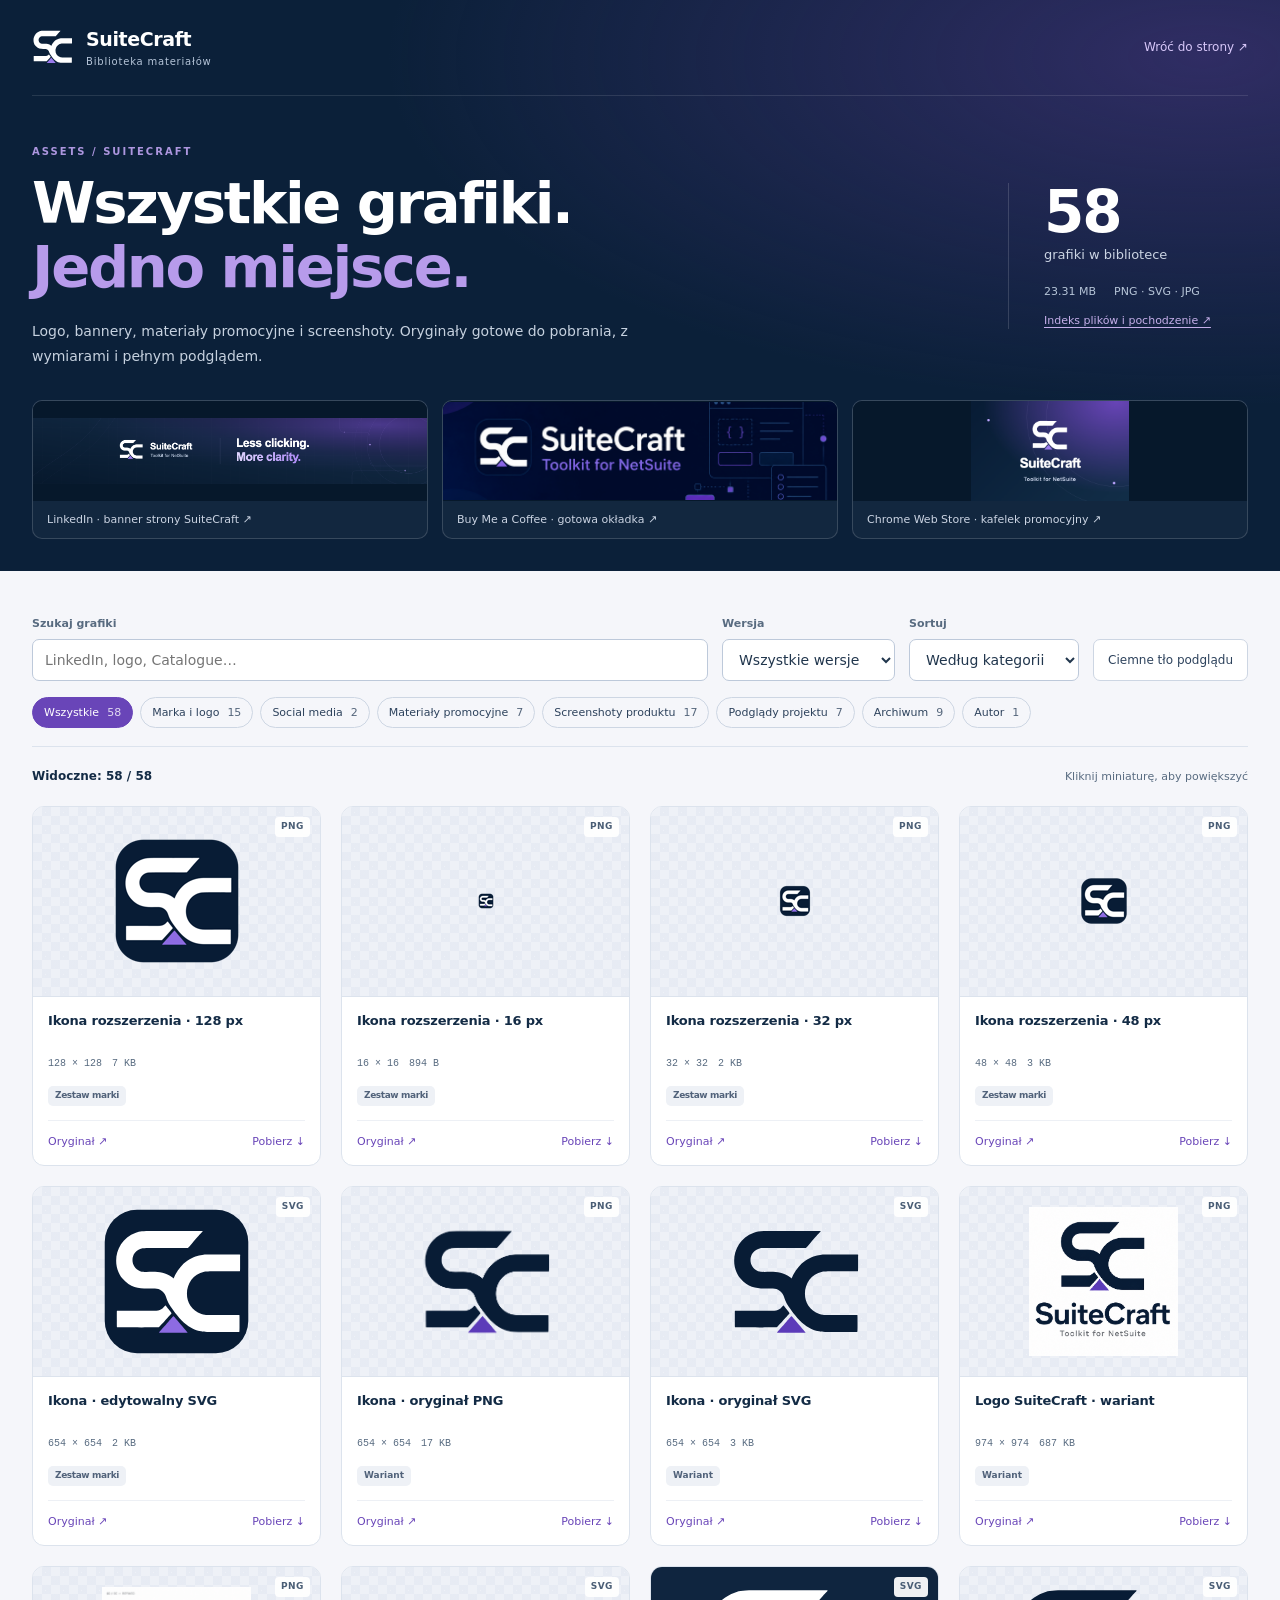
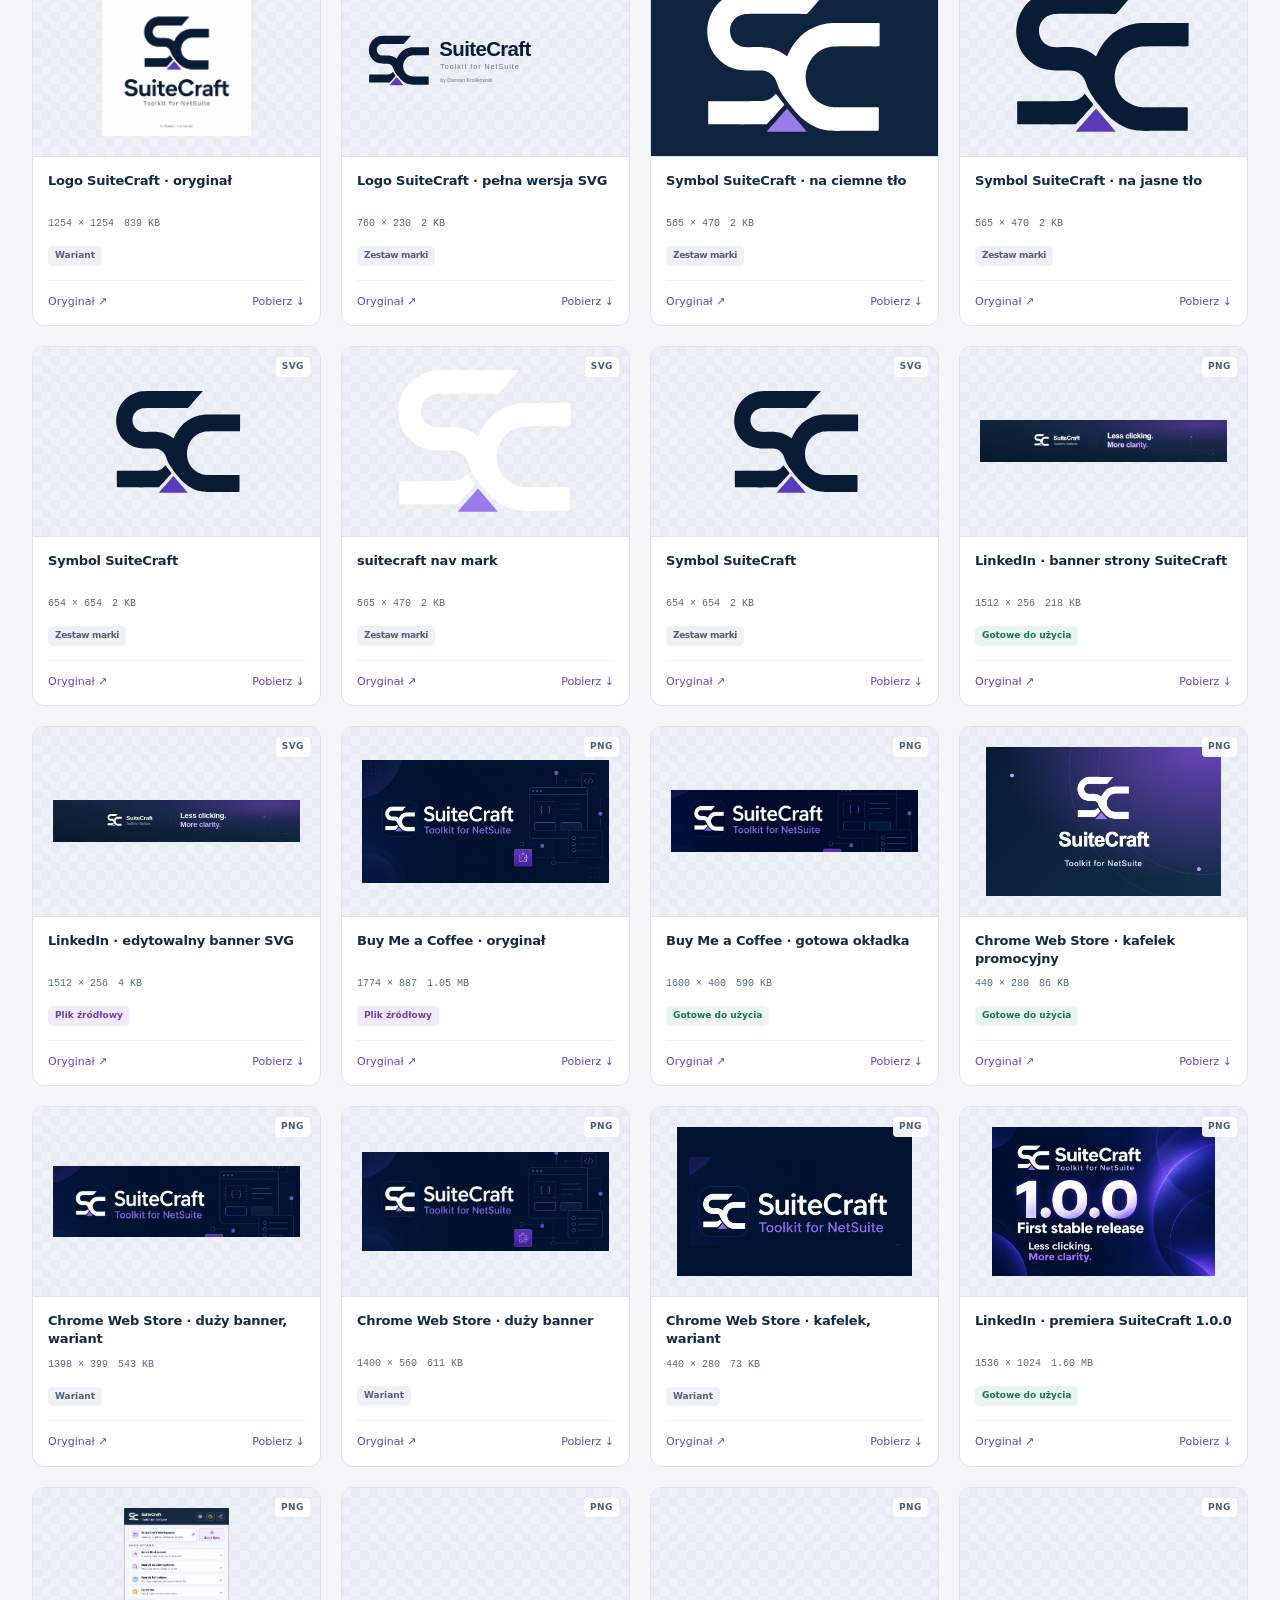
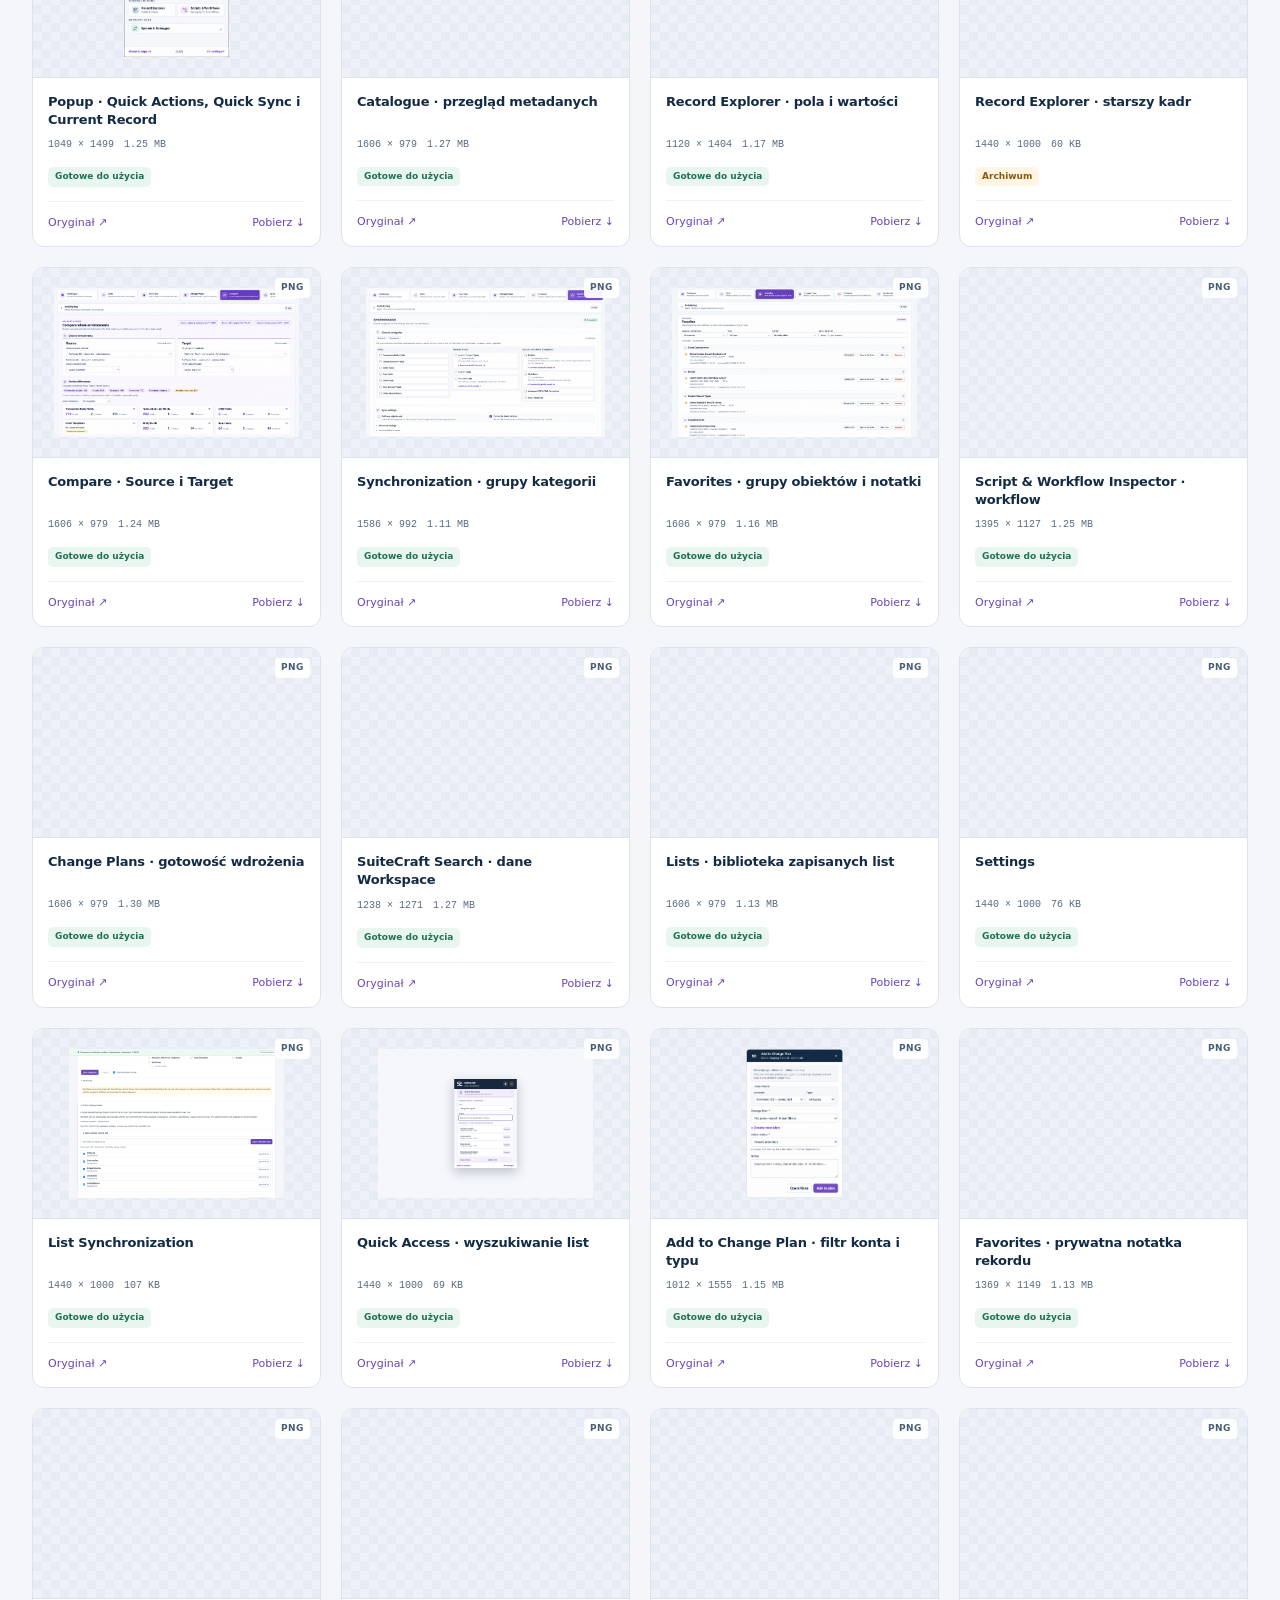
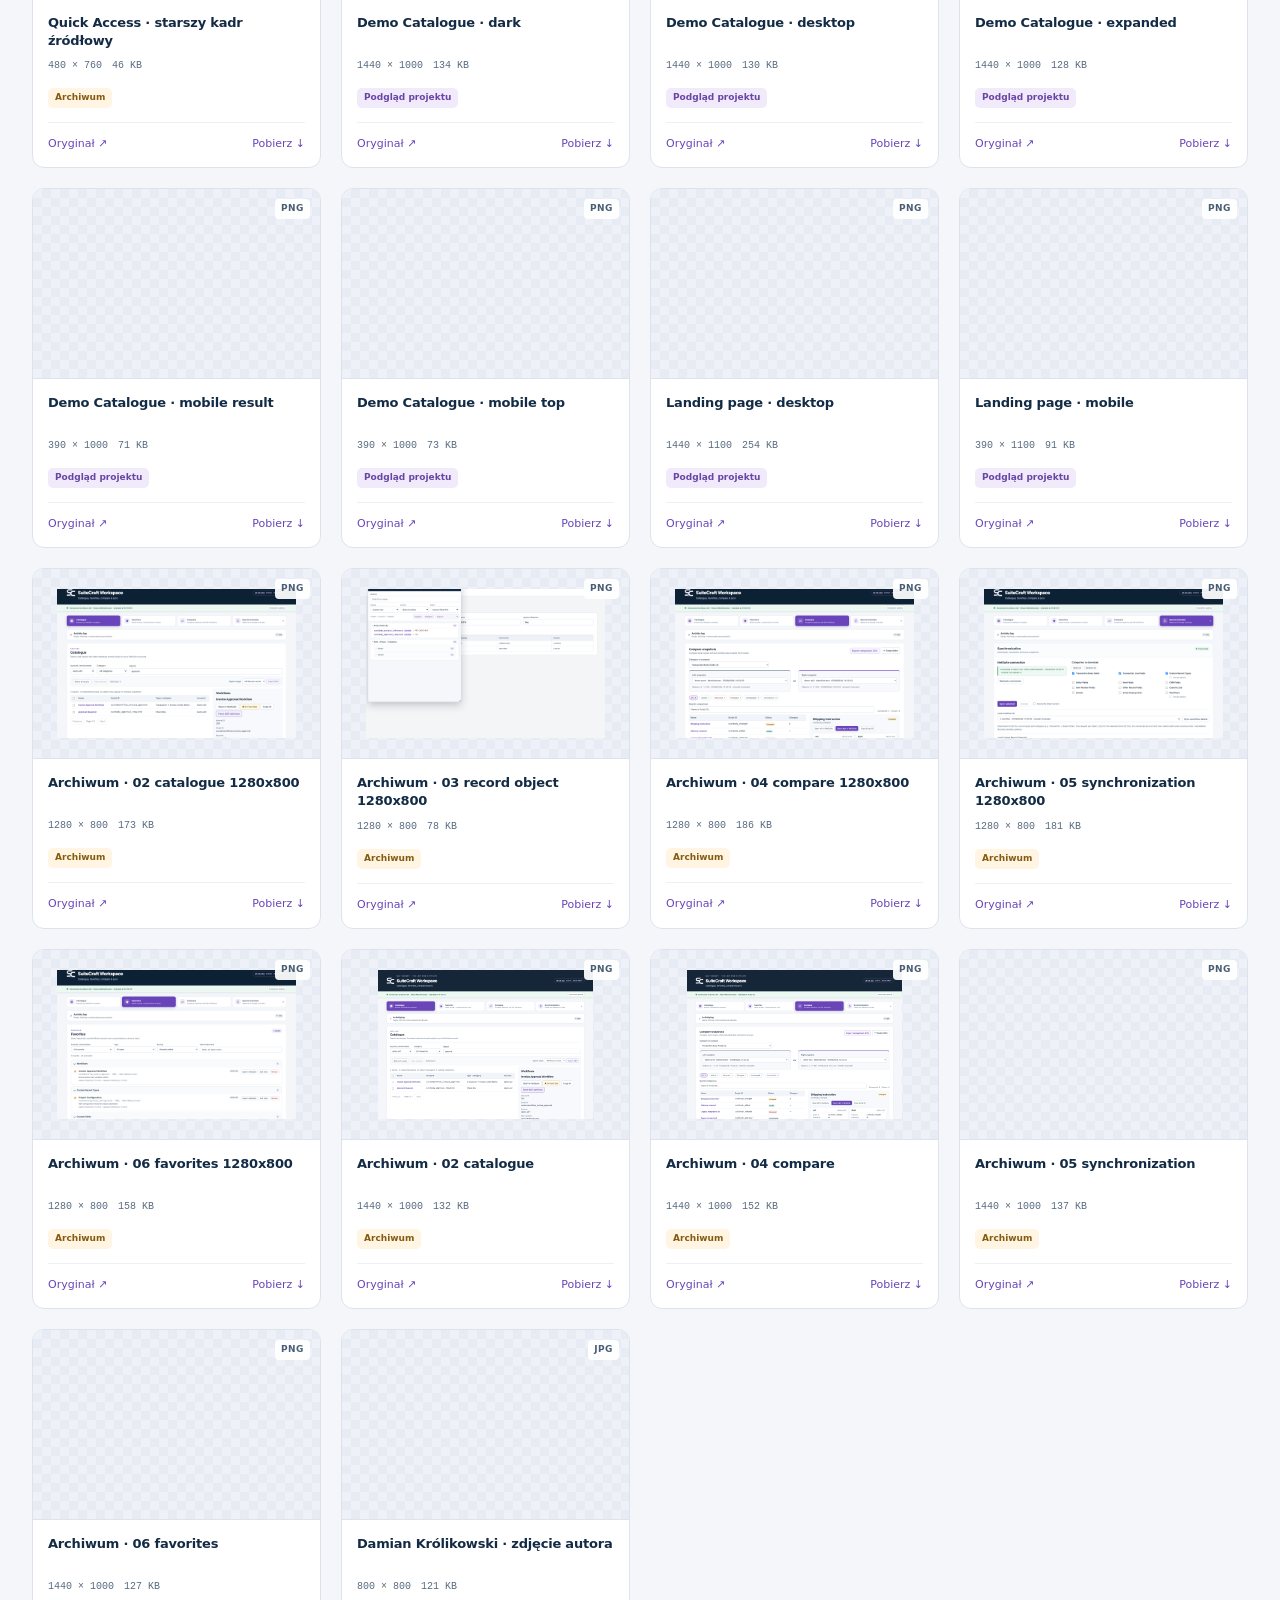
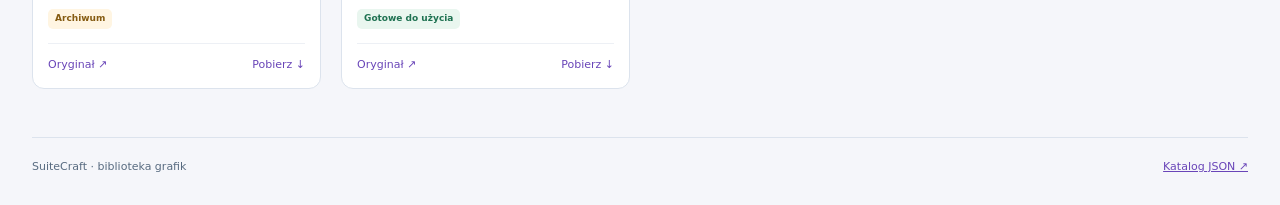
<file: assets/index.html>
<!doctype html>
<html lang="pl">
<head>
<meta charset="utf-8">
<meta name="viewport" content="width=device-width,initial-scale=1">
<meta name="robots" content="noindex">
<title>SuiteCraft — biblioteka grafik</title>
<link rel="icon" href="brand/icons/icon-32.png">
<link rel="stylesheet" href="gallery.css">
<script src="gallery-data.js" defer></script>
<script src="gallery.js" defer></script>
</head>
<body>
<header class="library-header">
 <nav class="wrap"><a class="brand" href="../index.html"><img src="brand/suitecraft-mark-on-dark.svg" width="42" height="34" alt=""><span>SuiteCraft <small>Biblioteka materiałów</small></span></a><a class="back-link" href="../index.html">Wróć do strony ↗</a></nav>
 <div class="wrap hero"><div><p class="eyebrow">ASSETS / SUITECRAFT</p><h1>Wszystkie grafiki.<br><span>Jedno miejsce.</span></h1><p class="intro">Logo, bannery, materiały promocyjne i screenshoty. Oryginały gotowe do pobrania, z wymiarami i pełnym podglądem.</p></div><div class="library-summary"><strong id="total-assets">—</strong><span>grafiki w bibliotece</span><div><span id="total-size">—</span><span>PNG · SVG · JPG</span></div><a href="README.md">Indeks plików i pochodzenie ↗</a></div></div>
 <div class="wrap highlights" id="highlights" aria-label="Wybrane materiały"></div>
</header>
<main class="wrap library-main">
 <div class="toolbar">
  <div class="toolbar-fields"><label class="search-label"><span>Szukaj grafiki</span><input id="asset-search" type="search" placeholder="LinkedIn, logo, Catalogue…" autocomplete="off"></label><label><span>Wersja</span><select id="asset-status"><option value="all">Wszystkie wersje</option><option value="ready">Gotowe do użycia</option><option value="brand">Zestaw marki</option><option value="source">Pliki źródłowe</option><option value="variant">Warianty</option><option value="preview">Podglądy projektu</option><option value="archive">Archiwum</option></select></label><label><span>Sortuj</span><select id="asset-sort"><option value="category">Według kategorii</option><option value="name">Nazwa A–Z</option><option value="size">Największe pliki</option><option value="width">Najszersze grafiki</option></select></label><button id="preview-background" class="background-toggle" type="button" aria-pressed="false">Ciemne tło podglądu</button></div>
  <div id="category-filters" class="categories" role="group" aria-label="Kategorie grafik"></div>
 </div>
 <div class="results-heading"><p id="result-count" role="status" aria-live="polite"></p><span>Kliknij miniaturę, aby powiększyć</span></div>
 <div id="asset-grid" class="asset-grid"></div>
 <div id="empty-state" class="empty-state" hidden><h2>Nie znaleziono grafik</h2><p>Zmień wyszukiwanie lub wybraną kategorię.</p><button id="reset-filters" type="button">Wyczyść filtry</button></div>
 <noscript><p>Podgląd interaktywny wymaga JavaScript. Wszystkie pliki znajdziesz w <a href="README.md">indeksie grafik</a>.</p></noscript>
</main>
<footer class="wrap library-footer"><span>SuiteCraft · biblioteka grafik</span><a href="catalog.json">Katalog JSON ↗</a></footer>
<dialog id="asset-dialog" aria-labelledby="dialog-title">
 <div class="dialog-header"><div><p id="dialog-category" class="eyebrow"></p><h2 id="dialog-title"></h2></div><button id="dialog-close" type="button" aria-label="Zamknij podgląd">Zamknij ×</button></div>
 <div class="dialog-image-wrap"><img id="dialog-image" alt=""></div>
 <div class="dialog-details"><div><p id="dialog-meta"></p><code id="dialog-path"></code><p id="dialog-origin"></p></div><div class="dialog-links"><a id="dialog-open" target="_blank" rel="noopener">Otwórz oryginał ↗</a><a id="dialog-download" class="primary" download>Pobierz plik ↓</a></div></div>
 <div class="dialog-navigation"><button id="dialog-prev" type="button">← Poprzednia</button><span id="dialog-position"></span><button id="dialog-next" type="button">Następna →</button></div>
</dialog>
</body>
</html>
</file>
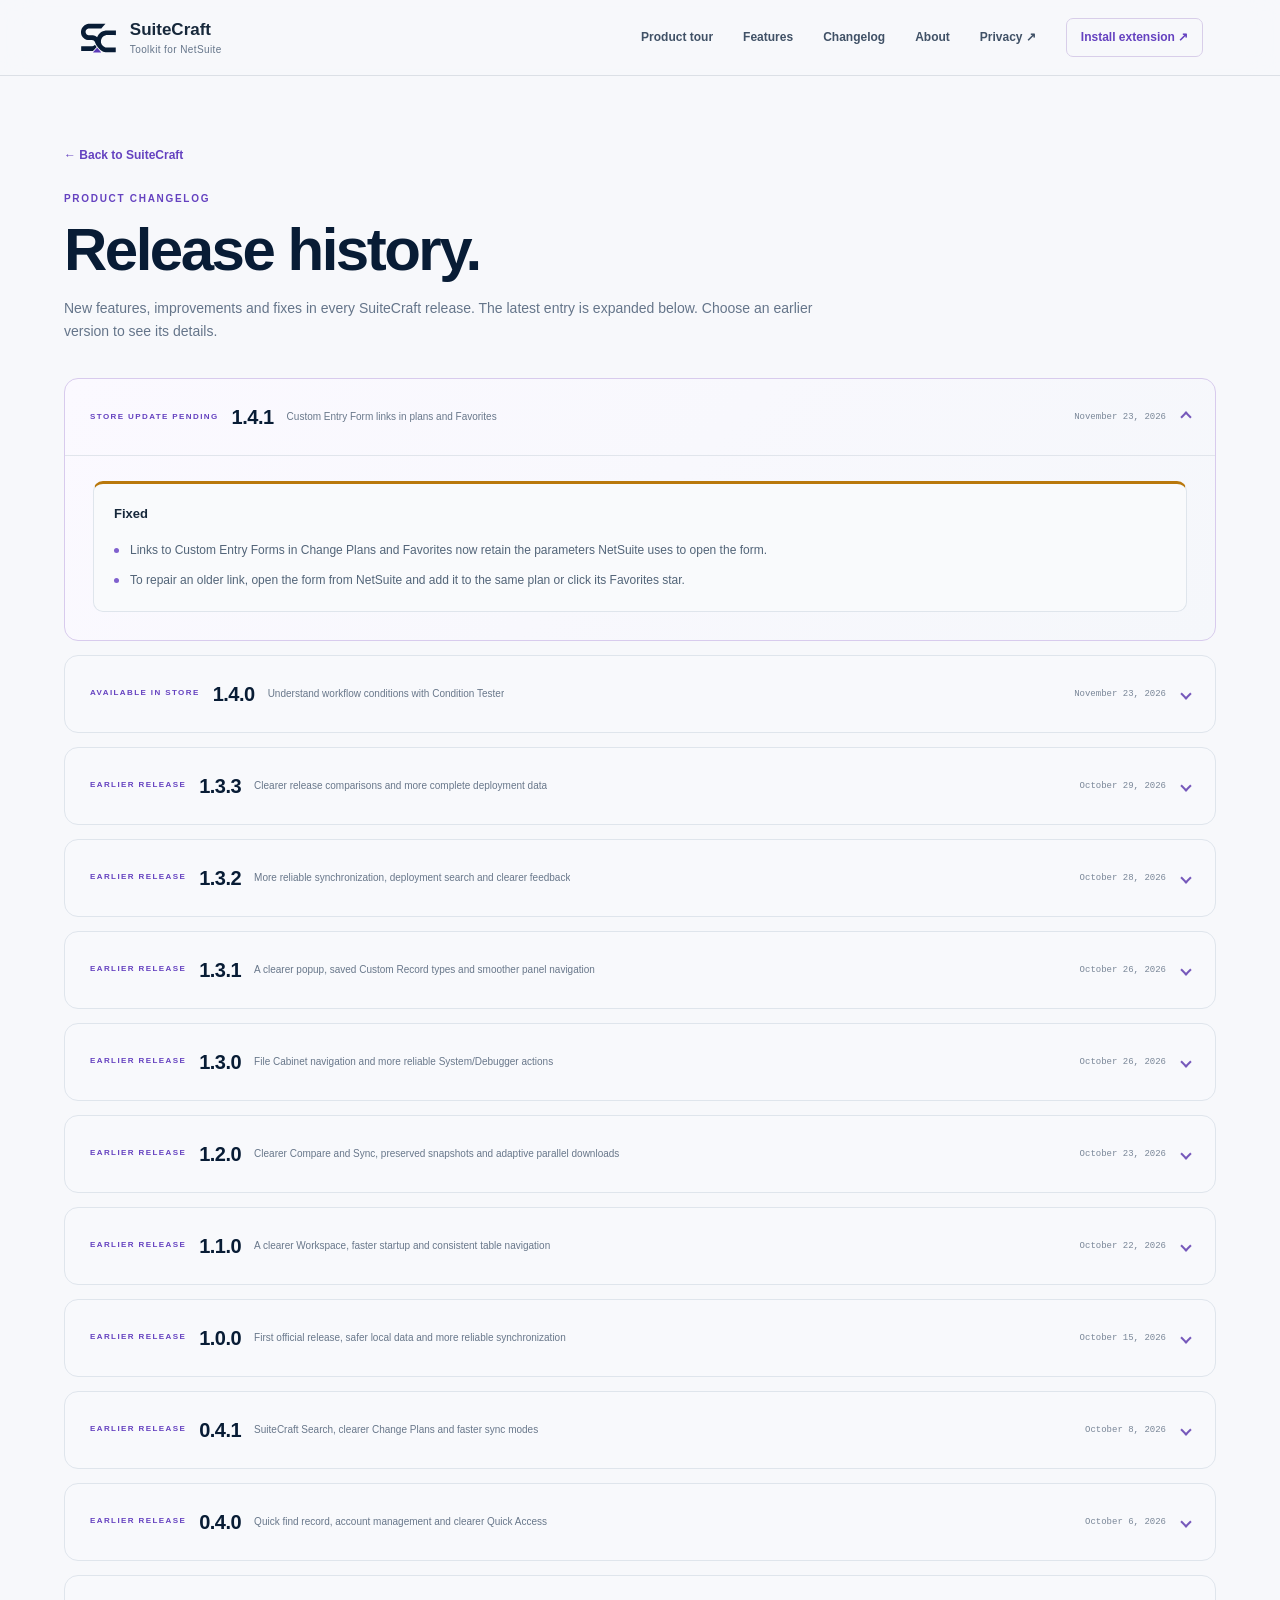
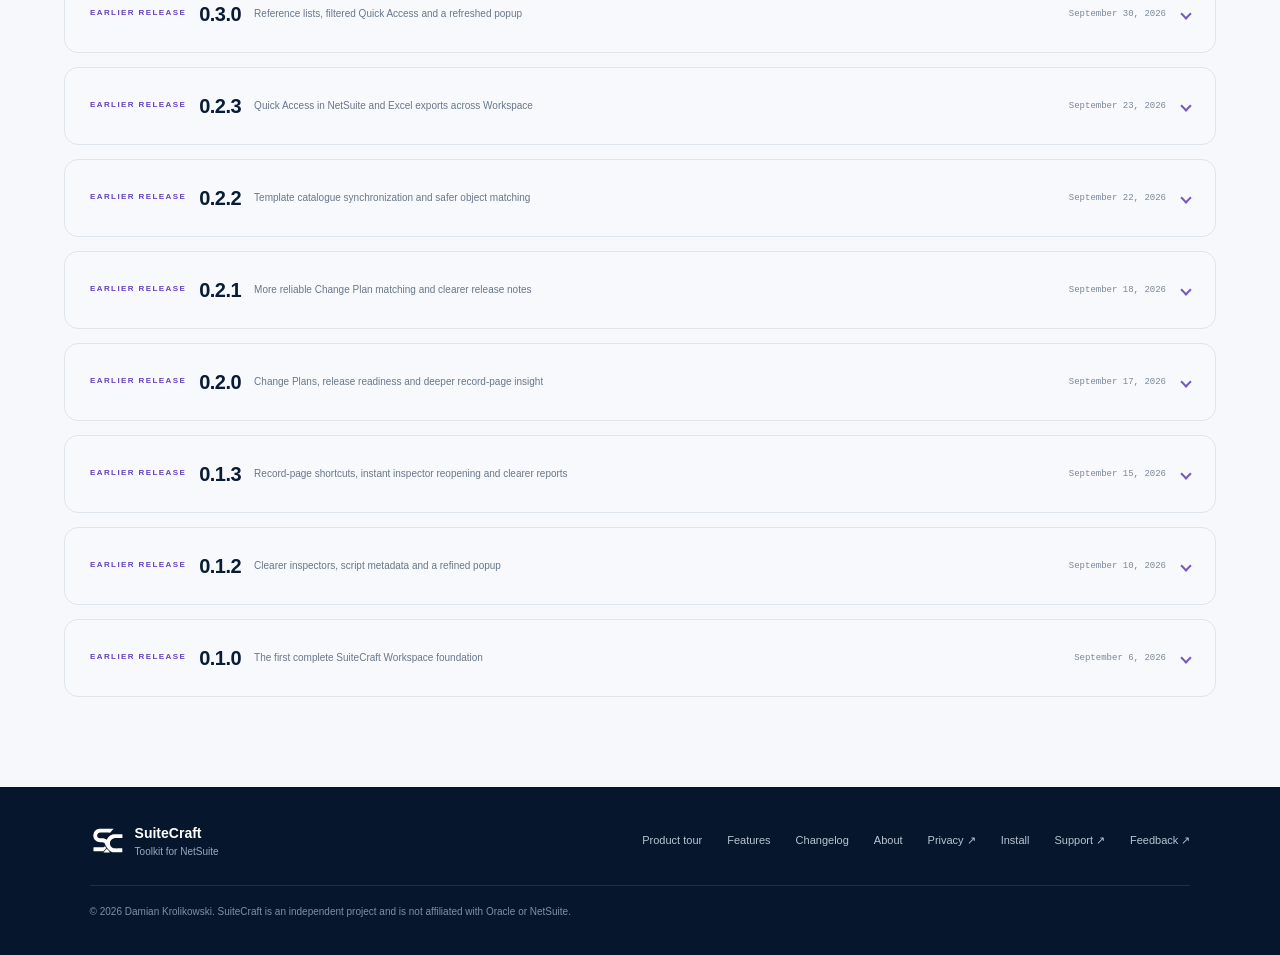
<file: changelog.html>
<!doctype html>
<html lang="en">
<head>
	<meta charset="utf-8">
	<meta name="viewport" content="width=device-width, initial-scale=1">
	<meta name="description" content="Browse SuiteCraft release notes, current improvements and the complete version history.">
	<meta name="theme-color" content="#081c35">
	<meta property="og:type" content="website">
	<meta property="og:title" content="Release history · SuiteCraft">
	<meta property="og:description" content="What changed in SuiteCraft: new features, improvements and fixes for every release.">
	<meta property="og:url" content="https://krolikowskidamian.github.io/suitecraft-site/changelog.html">
	<title>Release history · SuiteCraft</title>
	<link rel="canonical" href="https://krolikowskidamian.github.io/suitecraft-site/changelog.html">
	<link rel="icon" href="assets/suitecraft-mark.svg" type="image/svg+xml">
	<link rel="stylesheet" href="assets/site.css">
	<meta property="og:site_name" content="SuiteCraft">
	<meta property="og:image" content="https://krolikowskidamian.github.io/suitecraft-site/assets/marketing/chrome-web-store/promo-440x280-current.png">
	<meta property="og:image:type" content="image/png">
	<meta property="og:image:width" content="440">
	<meta property="og:image:height" content="280">
	<meta property="og:image:alt" content="SuiteCraft — Toolkit for NetSuite, white SC logo on a navy and purple background">
	<meta name="twitter:card" content="summary_large_image">
	<meta name="twitter:title" content="SuiteCraft · Toolkit for NetSuite">
	<meta name="twitter:description" content="Record inspection, customization discovery and a focused browser workspace for NetSuite.">
	<meta name="twitter:image" content="https://krolikowskidamian.github.io/suitecraft-site/assets/marketing/chrome-web-store/promo-440x280-current.png">
	<meta name="twitter:image:alt" content="SuiteCraft — Toolkit for NetSuite">
</head>
<body>
	<a class="skip-link" href="#main">Skip to content</a>
	<header class="site-header">
		<a class="brand" href="index.html" aria-label="SuiteCraft home">
			<img src="assets/suitecraft-mark.svg" alt="">
			<span><strong>SuiteCraft</strong><small>Toolkit for NetSuite</small></span>
		</a>
		<button class="menu-toggle" type="button" aria-expanded="false" aria-controls="site-nav"><span></span><span></span><span></span><span class="sr-only">Open menu</span></button>
		<nav id="site-nav" aria-label="Main navigation">
			<a href="index.html#tour">Product tour</a>
			<a href="index.html#features">Features</a>
			<a href="index.html#changelog">Changelog</a>
			<a href="index.html#about">About</a>
			<a href="privacy.html">Privacy <span aria-hidden="true">↗</span></a>
			<a class="nav-cta" href="https://chromewebstore.google.com/detail/suitecraft-for-netsuite/hpcgajocaokahoibhmiofdjdjnnielka" target="_blank" rel="noopener noreferrer">Install extension <span aria-hidden="true">↗</span></a>
		</nav>
	</header>
	<main class="history-main" id="main">
		<div class="history-heading"><a class="history-back" href="index.html#changelog">← Back to SuiteCraft</a><p class="eyebrow">PRODUCT CHANGELOG</p><h1>Release history.</h1><p>New features, improvements and fixes in every SuiteCraft release. The latest entry is expanded below. Choose an earlier version to see its details.</p></div>
		<div class="release-list">
<details class="release-entry current-release" id="v1-4-1" open><summary><span class="release-summary-main"><span class="release-status">STORE UPDATE PENDING</span><span class="release-title">1.4.1</span><span class="release-teaser">Custom Entry Form links in plans and Favorites</span></span><span class="release-summary-side"><time datetime="2026-11-23">November 23, 2026</time><i aria-hidden="true"></i></span></summary><div class="release-body"><div class="release-columns"><section class="release-section fixed"><h3>Fixed</h3><ul><li>Links to Custom Entry Forms in Change Plans and Favorites now retain the parameters NetSuite uses to open the form.</li><li>To repair an older link, open the form from NetSuite and add it to the same plan or click its Favorites star.</li></ul></section></div></div></details>

<details class="release-entry previous-release" id="v1-4-0"><summary><span class="release-summary-main"><span class="release-status">AVAILABLE IN STORE</span><span class="release-title">1.4.0</span><span class="release-teaser">Understand workflow conditions with Condition Tester</span></span><span class="release-summary-side"><time datetime="2026-11-23">November 23, 2026</time><i aria-hidden="true"></i></span></summary><div class="release-body"><div class="release-columns"><section class="release-section new"><h3>New</h3><ul><li>Test workflow conditions against the saved record and signed-in user with the new read-only Condition Tester.</li><li>See which clauses pass or fail, inspect referenced values, locate fields on the page and copy a plain-text report.</li><li>Unsupported expressions and unreadable references are explained instead of silently reported as false.</li></ul></section><section class="release-section improved"><h3>Improved</h3><ul><li>Open Record Explorer, Script &amp; Workflow Inspector and Condition Tester from one compact row in the popup.</li><li>Synchronization shows its running state directly on the Start button.</li></ul></section></div></div></details>

<details class="release-entry previous-release" id="v1-3-3"><summary><span class="release-summary-main"><span class="release-status">EARLIER RELEASE</span><span class="release-title">1.3.3</span><span class="release-teaser">Clearer release comparisons and more complete deployment data</span></span><span class="release-summary-side"><time datetime="2026-10-29">October 29, 2026</time><i aria-hidden="true"></i></span></summary><div class="release-body"><div class="release-columns"><section class="release-section improved"><h3>Improved</h3><ul><li>Compare all categories in one table, with action-first filters, search and CSV/XLSX export.</li><li>Swap Source and Target while keeping selected snapshots and historical dates.</li><li>Snapshot names and clearer comparison warnings make before-and-after release checks easier to follow.</li></ul></section><section class="release-section fixed"><h3>Fixed</h3><ul><li>Fields of a new Custom Record Type count as additions when complete matching parent lists confirm its absence on the other side.</li><li>Script synchronization preserves unlinked deployments in saved data and backups and reports them as warnings.</li></ul></section></div></div></details>

<details class="release-entry previous-release" id="v1-3-2"><summary><span class="release-summary-main"><span class="release-status">EARLIER RELEASE</span><span class="release-title">1.3.2</span><span class="release-teaser">More reliable synchronization, deployment search and clearer feedback</span></span><span class="release-summary-side"><time datetime="2026-10-28">October 28, 2026</time><i aria-hidden="true"></i></span></summary><div class="release-body"><div class="release-columns"><section class="release-section improved"><h3>Improved</h3><ul><li>Script refresh includes its own deployments, and Catalogue search finds scripts by deployment names and IDs.</li><li>Synchronization has clearer selected settings, a prominent Start button and optional source-tab grouping that is off by default.</li><li>Recognized workflow access restrictions appear as warnings with the workflow name, ID and a direct link.</li><li>Quick Sync starts with a full snapshot for accounts without saved data.</li></ul></section><section class="release-section fixed"><h3>Fixed</h3><ul><li>Check connection can reuse and verify an existing NetSuite tab when Workspace has no linked source tab.</li><li>Record Explorer applies searches entered during loading and excludes internal form state from views and exports.</li><li>Menu search includes same-account banking and other application routes.</li><li>Email Templates synchronization recognizes system templates regardless of localized action labels.</li><li>Object refresh buttons follow connection changes, and deployment loading placeholders cannot produce false empty results.</li></ul></section></div></div></details>
<details class="release-entry previous-release" id="v1-3-1"><summary><span class="release-summary-main"><span class="release-status">EARLIER RELEASE</span><span class="release-title">1.3.1</span><span class="release-teaser">A clearer popup, saved Custom Record types and smoother panel navigation</span></span><span class="release-summary-side"><time datetime="2026-10-26">October 26, 2026</time><i aria-hidden="true"></i></span></summary><div class="release-body"><div class="release-columns"><section class="release-section improved"><h3>Improved</h3><ul><li>The popup has a compact accordion menu, clearer icons and active panels, and more space-efficient list values and Favorites.</li><li>Pin and reuse recently opened Custom Record types separately for each account and role.</li><li>Copy list value IDs with one click; the refresh shortcut opens Workspace Sync with Standard Lists preselected.</li></ul></section><section class="release-section fixed"><h3>Fixed</h3><ul><li>Opened popup panels stay in view as their content loads, and opening another panel closes the previous one.</li><li>The popup keeps a stable content width when scrollbars appear, and long account and role labels fit on one line.</li></ul></section></div></div></details>
<details class="release-entry previous-release" id="v1-3-0"><summary><span class="release-summary-main"><span class="release-status">EARLIER RELEASE</span><span class="release-title">1.3.0</span><span class="release-teaser">File Cabinet navigation and more reliable System/Debugger actions</span></span><span class="release-summary-side"><time datetime="2026-10-26">October 26, 2026</time><i aria-hidden="true"></i></span></summary><div class="release-body"><div class="release-columns"><section class="release-section new"><h3>New</h3><ul><li>Open File Cabinet files or folders directly by Internal ID from Quick find record.</li></ul></section><section class="release-section improved"><h3>Improved</h3><ul><li>Switching to the current System or Debugger environment shows a brief confirmation without reloading the page.</li></ul></section><section class="release-section fixed"><h3>Fixed</h3><ul><li>Copying and switching System/Debugger URLs uses the current address and loaded page comments, avoiding extra page requests and unnecessary metadata requirements.</li></ul></section></div></div></details>
<details class="release-entry previous-release" id="v1-2-0"><summary><span class="release-summary-main"><span class="release-status">EARLIER RELEASE</span><span class="release-title">1.2.0</span><span class="release-teaser">Clearer Compare and Sync, preserved snapshots and adaptive parallel downloads</span></span><span class="release-summary-side"><time datetime="2026-10-23">October 23, 2026</time><i aria-hidden="true"></i></span></summary><div class="release-body"><div class="release-columns"><section class="release-section new"><h3>New</h3><ul><li>Create named full comparison snapshots, compare saved sets and safely replace an existing set.</li><li>Keep Workspace and a verified NetSuite source tab together in an optional browser tab group.</li></ul></section><section class="release-section improved"><h3>Improved</h3><ul><li>Compare separates latest local data, preserved snapshots and advanced history, with clearer coverage gaps and field diagnostics.</li><li>Synchronization follows three clear steps with shared advanced settings, optional snapshot names and a concise completion screen.</li><li>Adaptive parallel downloads use up to six requests, while Activity log updates progress in place and shows elapsed time and error summaries.</li></ul></section><section class="release-section fixed"><h3>Fixed</h3><ul><li>Custom Record Fields comparison handles parent scopes more consistently, and deployments resolve their parent scripts by verified IDs when names are ambiguous.</li><li>Synchronization stays active until local saves finish; recovery warnings appear for interrupted work instead of active downloads or saves.</li></ul></section></div></div></details>
<details class="release-entry previous-release" id="v1-1-0"><summary><span class="release-summary-main"><span class="release-status">EARLIER RELEASE</span><span class="release-title">1.1.0</span><span class="release-teaser">A clearer Workspace, faster startup and consistent table navigation</span></span><span class="release-summary-side"><time datetime="2026-10-22">October 22, 2026</time><i aria-hidden="true"></i></span></summary><div class="release-body"><div class="release-columns"><section class="release-section new"><h3>New</h3><ul><li>Browse saved lists in a searchable library with list-specific columns, copy actions and Open in NetSuite links.</li><li>Create reusable Change Plan types and review release readiness against a target account.</li></ul></section><section class="release-section improved"><h3>Improved</h3><ul><li>Open Quick Sync from the compact popup, share the extension link and reach record tools through clearer tiles.</li><li>Workspace prepares the requested tab first and builds history and list settings when expanded.</li><li>Catalogue, Lists and Compare share top and bottom pagination, direct page entry and sortable data headers.</li><li>Source and Target comparison, account labels and optional script deployments are clearer and easier to manage.</li><li>Interactive website demos and anonymized screenshots reflect the current interface.</li></ul></section><section class="release-section fixed"><h3>Fixed</h3><ul><li>Quick find record keeps helper text clear of the focused input border.</li></ul></section></div></div></details>
<details class="release-entry previous-release" id="v1-0-0"><summary><span class="release-summary-main"><span class="release-status">EARLIER RELEASE</span><span class="release-title">1.0.0</span><span class="release-teaser">First official release, safer local data and more reliable synchronization</span></span><span class="release-summary-side"><time datetime="2026-10-15">October 15, 2026</time><i aria-hidden="true"></i></span></summary><div class="release-body"><div class="release-columns"><section class="release-section new"><h3>New</h3><ul><li>First official SuiteCraft release: record inspection, customization search, local snapshots, comparison and Change Plans in one read-only NetSuite toolkit.</li></ul></section><section class="release-section improved"><h3>Improved</h3><ul><li>English, Polish, Spanish and German interface text is more complete and consistent across the bundled tools.</li><li>JSON backups use compact files and include supported object refreshes. Optional storage details distinguish category snapshots from Custom Record field sets.</li></ul></section><section class="release-section fixed"><h3>Fixed</h3><ul><li>Concurrent edits to Change Plans and Favorites are coordinated, and full local storage now reports a clear error without deleting existing data.</li><li>Large Workspace backups export supported records with empty names or unresolved reference links, preserving their data instead of failing validation.</li><li>Custom Record field sets are grouped by their actual scope, preventing unrelated legacy sublist filters from inflating the current snapshot count.</li><li>Synchronization verifies supported list filters and coordinates cancellation and checkpoint recovery across Workspace tabs, retaining previously verified snapshots when a run fails.</li><li>SuiteCraft Search keeps its navigation button in place when NetSuite opens native global search results.</li><li>Local database connections recover more safely around extension updates and explain when a Workspace page must be reopened, without resetting stored data.</li></ul></section></div></div></details>
<details class="release-entry previous-release" id="v0-4-1"><summary><span class="release-summary-main"><span class="release-status">EARLIER RELEASE</span><span class="release-title">0.4.1</span><span class="release-teaser">SuiteCraft Search, clearer Change Plans and faster sync modes</span></span><span class="release-summary-side"><time datetime="2026-10-08">October 8, 2026</time><i aria-hidden="true"></i></span></summary><div class="release-body"><div class="release-columns"><section class="release-section new"><h3>New</h3><ul><li>SuiteCraft Search brings Menu, This page and Workspace together in All, with separate scopes and filters for Favorites, Catalogue and List values.</li><li>Menu results show matching destinations with their full navigation path and type. Current-page fields can be found by label or field ID, then located on the form or copied by ID. Empty All and Menu searches show no result tree.</li></ul></section><section class="release-section improved"><h3>Improved</h3><ul><li>Go to record remains directly beside the search input and carries the entered ID into the record finder. All shows up to three results per source, with Show all opening the relevant scope.</li><li>Change Plans have clearer summaries, progress and action menus, expandable descriptions and notes, and an Example item status for test cases and supporting references.</li><li>Synchronization offers Default, Quick, Quickest and experimental Turbo modes, with bounded parallel requests, retry backoff and session timing comparisons.</li></ul></section><section class="release-section fixed"><h3>Fixed</h3><ul><li>Saved Search links open the definition consistently from Quick find record, Favorites and Change Plans while preserving existing favorite and plan-item identities.</li><li>Parallel synchronization retains deterministic snapshot order and never publishes an incomplete list after failed requests, cancellation or an account or role change.</li></ul></section></div></div></details>
<details class="release-entry previous-release" id="v0-4-0"><summary><span class="release-summary-main"><span class="release-status">EARLIER RELEASE</span><span class="release-title">0.4.0</span><span class="release-teaser">Quick find record, account management and clearer Quick Access</span></span><span class="release-summary-side"><time datetime="2026-10-06">October 6, 2026</time><i aria-hidden="true"></i></span></summary><div class="release-body"><div class="release-columns"><section class="release-section new"><h3>New</h3><ul><li>Quick find record opens NetSuite records from the popup using a type and Internal ID, exact name or supported Script ID. Custom record entries support a numeric type ID or a synchronized type Script ID.</li><li>Manage accounts and roles in Workspace: rename local labels and remove downloaded data for a selected account or role. Account identities remain unchanged, and Favorites and Change Plans are retained.</li></ul></section><section class="release-section improved"><h3>Improved</h3><ul><li>Go to record sits beside Quick Access search and carries the entered ID into the record finder. Full catalogue results open in Workspace with the search text, object filter, account and role preserved.</li><li>Quick Access keeps empty result groups on one line, identifies Add to Favorites with a star and provides a compact refresh action for local results.</li><li>Standard Lists is a separate synchronization category, unselected by default. Download Subsidiaries, Locations, Departments, Classes and Currencies when you choose it.</li></ul></section><section class="release-section fixed"><h3>Fixed</h3><ul><li>Synchronization retries transient server failures on the failed page and retains previous snapshots if the download cannot finish. List progress messages show actual counts instead of unresolved placeholders.</li><li>Unavailable NetSuite list APIs now produce one actionable message. Older open tabs explain when a refresh is needed instead of silently skipping Standard Lists.</li><li>Dark mode keeps embedded NetSuite shortcuts and popups in their light appearance. Page button detection has a fallback for pages without the expected NetSuite loader.</li><li>Quick find record opened from a page shortcut can read the current NetSuite origin when Chrome does not expose the tab URL, avoiding the Invalid URL error.</li></ul></section></div></div></details>
<details class="release-entry previous-release" id="v0-3-0"><summary><span class="release-summary-main"><span class="release-status">EARLIER RELEASE</span><span class="release-title">0.3.0</span><span class="release-teaser">Reference lists, filtered Quick Access and a refreshed popup</span></span><span class="release-summary-side"><time datetime="2026-09-30">September 30, 2026</time><i aria-hidden="true"></i></span></summary><div class="release-body"><div class="release-columns"><section class="release-section new"><h3>New</h3><ul><li>Synchronize Subsidiaries, Locations, Departments, Classes and Currencies with the main catalogue, and browse their values and Internal IDs in Lists.</li><li>Select Custom Lists from the catalogue or add custom records as reference lists using a Script ID or Internal ID, with name or a custom field as the label.</li><li>Search saved list values from the NetSuite navigation menu and extension popup, copy IDs and open records.</li></ul></section><section class="release-section improved"><h3>Improved</h3><ul><li>Quick Access separates Favorites, Catalogue and List values, with filters for object types and individual lists.</li><li>List synchronization includes search by name or ID, selected lists first, compact rows and editable configurations included in local backups.</li><li>Choose light or dark mode across SuiteCraft. Settings include expandable feature descriptions, screenshots and field help; feature switches change only through their toggle.</li></ul></section><section class="release-section fixed"><h3>Fixed</h3><ul><li>Corrected links for standard reference lists and custom record entries, including configurations that use only a Script ID.</li><li>Unavailable lists do not stop the remaining synchronization, and failed downloads retain the previous local copy.</li></ul></section></div></div></details>
<details class="release-entry previous-release" id="v0-2-3">
<summary><span class="release-summary-main"><span class="release-status">EARLIER RELEASE</span><span class="release-title">0.2.3</span><span class="release-teaser">Quick Access in NetSuite and Excel exports across Workspace</span></span><span class="release-summary-side"><time datetime="2026-09-23">September 23, 2026</time><i aria-hidden="true"></i></span></summary>
<div class="release-body"><div class="release-columns"><section class="release-section new"><h3>New</h3><ul><li>Change Plan items now use To create, To update, To delete, Needs attention, Completed and Excluded. Needs attention is the default; Markdown groups items by action and includes Code / delivery / PR links.</li><li>Quick Access in the NetSuite navigation bar brings account Favorites and local catalogue search together, with results opening in new tabs.</li><li>Choose CSV or Excel XLSX for catalogue, comparison, missing-scope, snapshot and Change Plan exports.</li></ul></section><section class="release-section improved"><h3>Improved</h3><ul><li>Quick Access opens on hover with search focused, preserves results while hidden and waits 500 ms after typing before searching.</li><li>Manual workflow and custom-record detail synchronization is available in a collapsed Advanced section.</li></ul></section><section class="release-section fixed"><h3>Fixed</h3><ul><li>Quick Access stays in the navigation menu, respects its display scaling and accepts spaces in search queries.</li><li>Synchronization resets and verifies supported list filters so remembered Script Type, API Version and workflow status selections do not silently narrow downloads.</li></ul></section></div><p class="release-note">Quick Access uses local data: Favorites belong to the current account, and catalogue search is scoped to the verified account and role. Use Reload data after synchronization to refresh cached results.</p></div>
</details>
<details class="release-entry previous-release" id="v0-2-2">
					<summary><span class="release-summary-main"><span class="release-status">EARLIER RELEASE</span><span class="release-title">0.2.2</span><span class="release-teaser">Template catalogue synchronization and safer object matching</span></span><span class="release-summary-side"><time datetime="2026-09-22">September 22, 2026</time><i aria-hidden="true"></i></span></summary>
					<div class="release-body"><div class="release-columns">
						<section class="release-section new"><h3>New</h3><ul><li>Synchronize customized Advanced PDF/HTML Templates and Email Templates into the local catalogue for search, comparison, exports and Change Plans.</li><li>Email Template synchronization covers every record type from the global list without downloading template bodies or message content.</li></ul></section>
						<section class="release-section improved"><h3>Improved</h3><ul><li>Cross-account comparison uses portable Script IDs, while same-account history and record-page resolution use account-local Internal IDs.</li><li>Overlapping snapshots and roles are consolidated into one catalogue object, with the connected context preferred where available.</li><li>Change Plan readiness now distinguishes missing source data from a missing portable Script ID.</li><li>Overwrite latest version is enabled by default; clear it when another historical snapshot should be retained.</li></ul></section>
					</div><p class="release-note">Template synchronization resets remembered list filters, excludes untouched NetSuite defaults and verifies completeness before replacing a snapshot.</p></div>
				</details>
<details class="release-entry previous-release" id="v0-2-1">
					<summary><span class="release-summary-main"><span class="release-status">EARLIER RELEASE</span><span class="release-title">0.2.1</span><span class="release-teaser">More reliable Change Plan matching and clearer release notes</span></span><span class="release-summary-side"><time datetime="2026-09-18">September 18, 2026</time><i aria-hidden="true"></i></span></summary>
					<div class="release-body"><div class="release-columns">
						<section class="release-section new"><h3>New</h3><ul><li>Add to Change Plan can synchronize a single object on the spot when it isn't in your local catalogue yet, instead of requiring a full category synchronization first.</li></ul></section>
						<section class="release-section improved"><h3>Improved</h3><ul><li>Release-readiness comparison now matches objects across accounts by Script ID or Internal ID alone — a differently named admin role or a differently filtered sync no longer hides a real match.</li><li>Custom Record Type comparisons also flag differences in their child Custom Record Fields.</li><li>Items that can't be automatically compared are grouped with manual review items instead of a separate blocked state that could never resolve.</li><li>Generated release-note Markdown is grouped by status and object type, numbered per type, and includes each object's NetSuite link.</li><li>Record-page shortcuts now appear on the Workflow visual editor page, and opening several inspector panels at once brings the one you click to the front.</li></ul></section>
					</div><p class="release-note">Fixes an issue where adding an object to a Change Plan could save a different, unrelated object that happened to share a Script ID.</p></div>
				</details>
<details class="release-entry previous-release" id="v0-2-0">
					<summary><span class="release-summary-main"><span class="release-status">EARLIER RELEASE</span><span class="release-title">0.2.0</span><span class="release-teaser">Change Plans, release readiness and deeper record-page insight</span></span><span class="release-summary-side"><time datetime="2026-09-17">September 17, 2026</time><i aria-hidden="true"></i></span></summary>
					<div class="release-body"><div class="release-columns">
						<section class="release-section new"><h3>New</h3><ul><li>Build local Change Plans for releases, tickets and migrations, then add NetSuite pages directly from the record header.</li><li>Compare plan objects with an exact target account and role to identify deploy, aligned, manual and blocked work.</li><li>Preview and copy Markdown release notes or export complete plans as CSV and JSON.</li><li>Inspect buttons found on a record page and resolve available workflow details in Script &amp; Workflow Inspector.</li></ul></section>
						<section class="release-section improved"><h3>Improved</h3><ul><li>Plans include searchable history, item statuses, release and technical notes, plus ticket and delivery links.</li><li>Inspector views now share a consistent searchable layout and automatically load workflow activity and history.</li><li>Record shortcuts have a more accurate live preview, contextual availability and unified movable popups.</li><li>An optional UI feature wraps crowded NetSuite record actions across multiple rows.</li></ul></section>
					</div><p class="release-note">Change Plans, Favorites and their private notes remain local. Shared snapshot packages continue to exclude them.</p></div>
				</details>
<details class="release-entry previous-release" id="v0-1-3">
					<summary><span class="release-summary-main"><span class="release-status">EARLIER RELEASE</span><span class="release-title">0.1.3</span><span class="release-teaser">Record-page shortcuts, instant inspector reopening and clearer reports</span></span><span class="release-summary-side"><time datetime="2026-09-15">September 15, 2026</time><i aria-hidden="true"></i></span></summary>
					<div class="release-body"><div class="release-columns">
						<section class="release-section new"><h3>New</h3><ul><li>Open Record Explorer, Script &amp; Workflow Inspector and Favorites directly from NetSuite record headers.</li><li>Choose title, header-action or floating placement, including the top-right or bottom-right corner.</li><li>Export clearer account-level comparison reports for review outside SuiteCraft.</li></ul></section>
						<section class="release-section improved"><h3>Improved</h3><ul><li>Record Explorer now reopens instantly with its filters, session pins and scroll position intact.</li><li>Shortcut appearance and position can be adjusted with a live preview.</li><li>Comparison summaries focus on practical configuration changes and easier scanning.</li></ul></section>
					</div><p class="release-note">Record data is refreshed only when you choose Reload data; closing the inspector now keeps the current session ready to reopen.</p></div>
				</details>
<details class="release-entry previous-release" id="v0-1-2">
					<summary><span class="release-summary-main"><span class="release-status">EARLIER RELEASE</span><span class="release-title">0.1.2</span><span class="release-teaser">Clearer inspectors, script metadata and a refined popup</span></span><span class="release-summary-side"><time datetime="2026-09-10">September 10, 2026</time><i aria-hidden="true"></i></span></summary>
					<div class="release-body"><div class="release-columns">
						<section class="release-section new"><h3>New</h3><ul><li>Script synchronization now includes file metadata and groups deployments under their parent scripts.</li><li>Selected snapshots can be shared safely between authorized SuiteCraft users.</li><li>Selected catalogue objects can be refreshed without repeating a full account synchronization.</li></ul></section>
						<section class="release-section improved"><h3>Improved</h3><ul><li>Record Explorer has deeper sublist discovery, compact field cards, session pins and direct definition links.</li><li>Script &amp; Workflow Inspector has clearer deployment matching and presentation.</li><li>The popup now separates Workspace, catalogue search, Favorites, record tools and URL tools into distinct actions.</li></ul></section>
					</div><p class="release-note">Starting with 0.1.2, SuiteCraft uses one consistent version number across the extension, release notes and downloadable packages.</p></div>
				</details>
<details class="release-entry previous-release" id="v0-1-0">
					<summary><span class="release-summary-main"><span class="release-status">EARLIER RELEASE</span><span class="release-title">0.1.0</span><span class="release-teaser">The first complete SuiteCraft Workspace foundation</span></span><span class="release-summary-side"><time datetime="2026-09-06">September 6, 2026</time><i aria-hidden="true"></i></span></summary>
					<div class="release-body"><p>Introduced SuiteCraft Workspace, local versioned snapshots, Catalogue, Favorites, Compare, synchronization, multilingual settings and the first private beta packaging workflow.</p></div>
				</details>
		</div>
	</main>

	<footer class="site-footer">
		<div class="footer-brand"><img src="assets/suitecraft-mark.svg" alt=""><div><strong>SuiteCraft</strong><span>Toolkit for NetSuite</span></div></div>
		<div class="footer-links"><a href="index.html#tour">Product tour</a><a href="index.html#features">Features</a><a href="index.html#changelog">Changelog</a><a href="index.html#about">About</a><a href="privacy.html">Privacy <span aria-hidden="true">↗</span></a><a href="index.html#beta">Install</a><a href="https://buymeacoffee.com/damiandk" target="_blank" rel="noopener noreferrer">Support <span aria-hidden="true">↗</span></a><a href="https://tally.so/r/gDl0DO" target="_blank" rel="noopener noreferrer">Feedback <span aria-hidden="true">↗</span></a></div>
		<p>© <span id="year">2026</span> Damian Krolikowski. SuiteCraft is an independent project and is not affiliated with Oracle or NetSuite.</p>
	</footer>
	<script src="assets/changelog.js"></script>

	<script src="assets/analytics.js"></script>
</body>
</html>
</file>
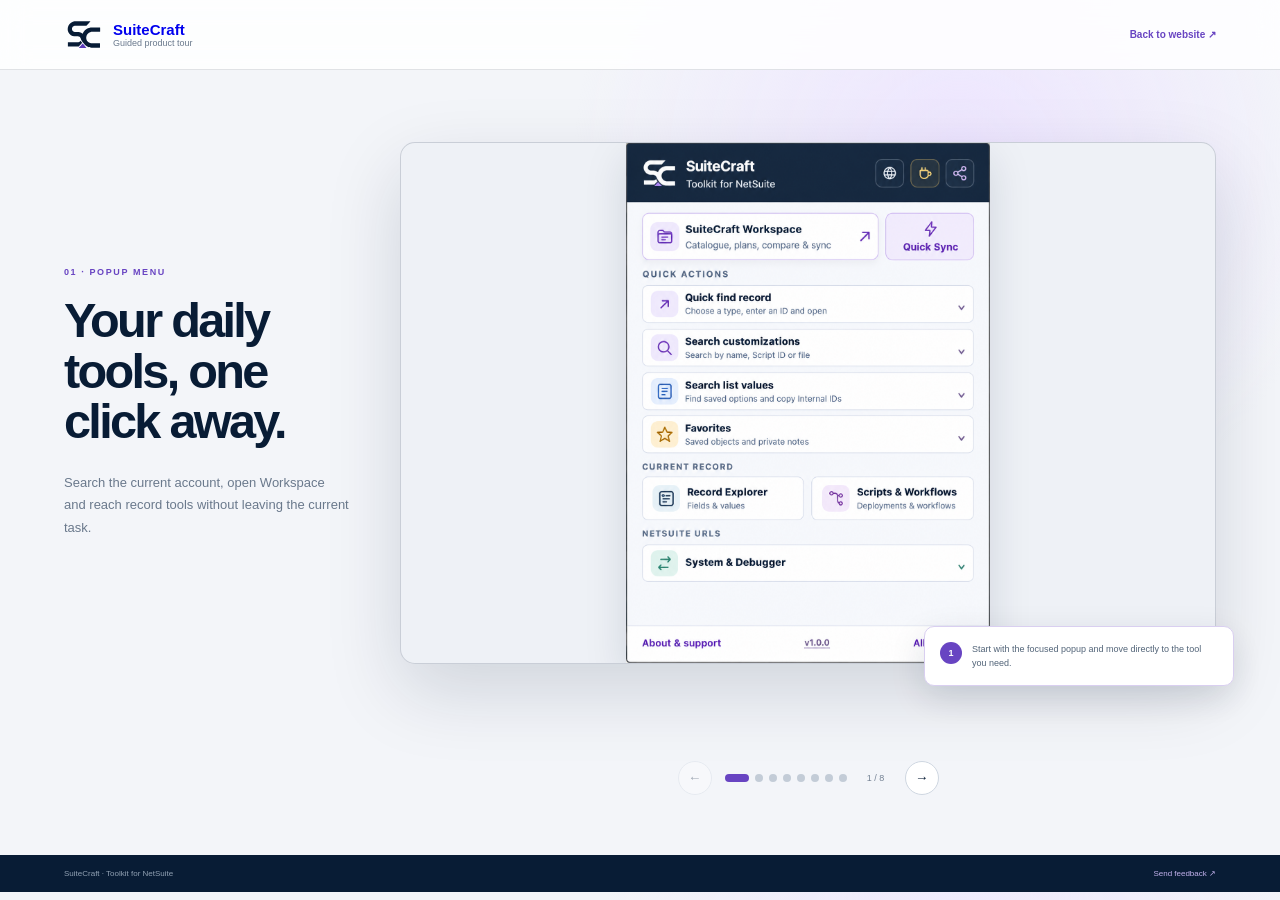
<file: demo.html>
<!doctype html>
<html lang="en">
<head>
	<meta charset="utf-8">
	<meta name="viewport" content="width=device-width, initial-scale=1">
	<meta name="description" content="Explore a safe, synthetic demonstration of SuiteCraft for NetSuite.">
	<meta name="theme-color" content="#081c35">
	<title>Product tour · SuiteCraft</title>
	<link rel="icon" href="assets/suitecraft-mark.svg" type="image/svg+xml">
	<link rel="stylesheet" href="assets/demo.css">
	<meta property="og:site_name" content="SuiteCraft">
	<meta property="og:image" content="https://krolikowskidamian.github.io/suitecraft-site/assets/marketing/chrome-web-store/promo-440x280-current.png">
	<meta property="og:image:type" content="image/png">
	<meta property="og:image:width" content="440">
	<meta property="og:image:height" content="280">
	<meta property="og:image:alt" content="SuiteCraft — Toolkit for NetSuite, white SC logo on a navy and purple background">
	<meta name="twitter:card" content="summary_large_image">
	<meta name="twitter:title" content="SuiteCraft · Toolkit for NetSuite">
	<meta name="twitter:description" content="Record inspection, customization discovery and a focused browser workspace for NetSuite.">
	<meta name="twitter:image" content="https://krolikowskidamian.github.io/suitecraft-site/assets/marketing/chrome-web-store/promo-440x280-current.png">
	<meta name="twitter:image:alt" content="SuiteCraft — Toolkit for NetSuite">
</head>
<body>
	<header class="demo-header">
		<a class="demo-brand" href="index.html"><img src="assets/suitecraft-mark.svg" alt=""><span><strong>SuiteCraft</strong><small>Guided product tour</small></span></a>
		<a class="back-link" href="index.html">Back to website <span aria-hidden="true">↗</span></a>
	</header>
	<main>
		<section class="tour-copy" aria-live="polite">
			<p id="step-kicker">01 · QUICK ACCESS</p>
			<h1 id="step-title">Your daily tools, one click away.</h1>
			<p id="step-description">Open SuiteCraft from any NetSuite page and reach the Workspace, search, favorites and developer utilities without leaving your current task.</p>
		</section>
		<section class="stage-wrap">
			<div class="stage" id="demo-stage" aria-label="Synthetic SuiteCraft interface preview"></div>
			<div class="callout" id="demo-callout"><span>1</span><p id="callout-text">SuiteCraft recognizes the current account and keeps actions close to your work.</p></div>
		</section>
		<nav class="tour-controls" aria-label="Product tour controls">
			<button id="previous" type="button" aria-label="Previous step">←</button>
			<div id="step-buttons"></div>
			<span id="step-count">1 / 8</span>
			<button id="next" type="button" aria-label="Next step">→</button>
		</nav>
	</main>
	<footer><span>SuiteCraft · Toolkit for NetSuite</span><a href="https://tally.so/r/gDl0DO" target="_blank" rel="noopener noreferrer">Send feedback ↗</a></footer>
	<script src="assets/demo.js"></script>

	<script src="assets/analytics.js"></script>
</body>
</html>
</file>
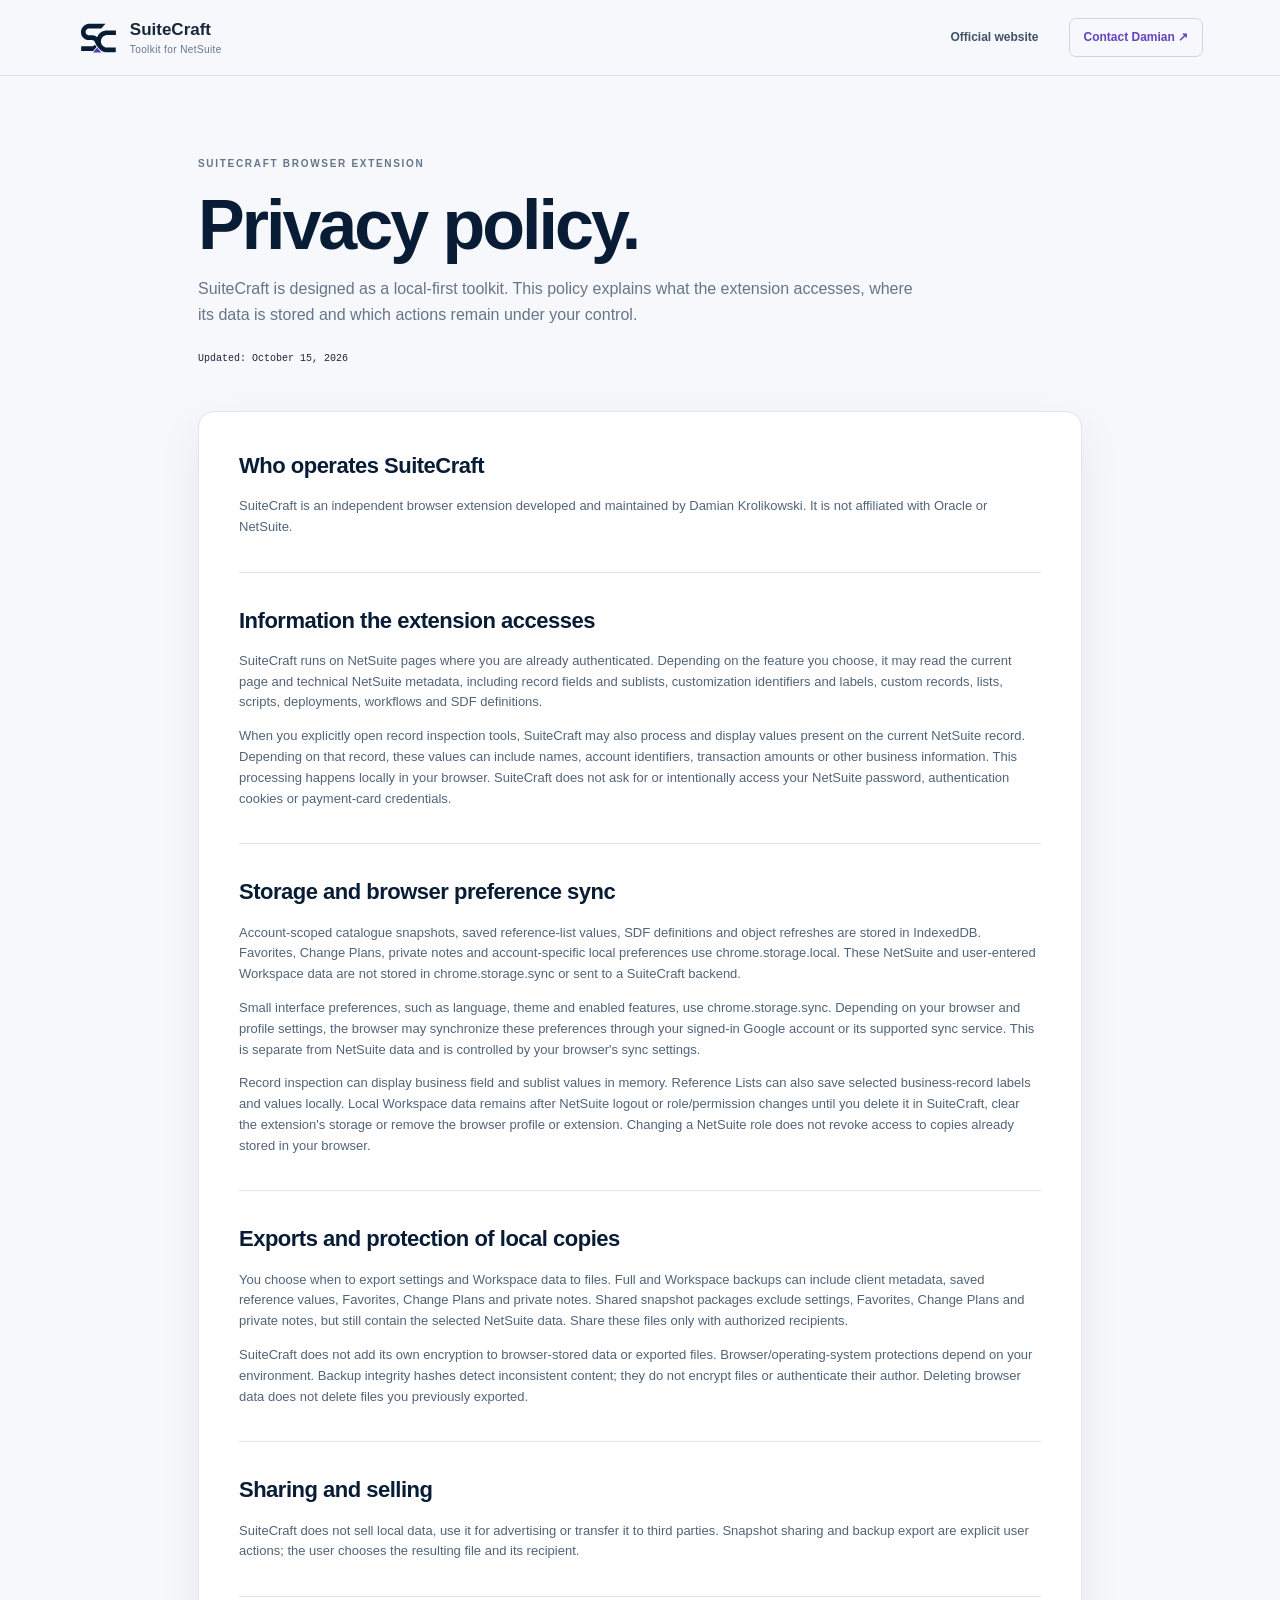
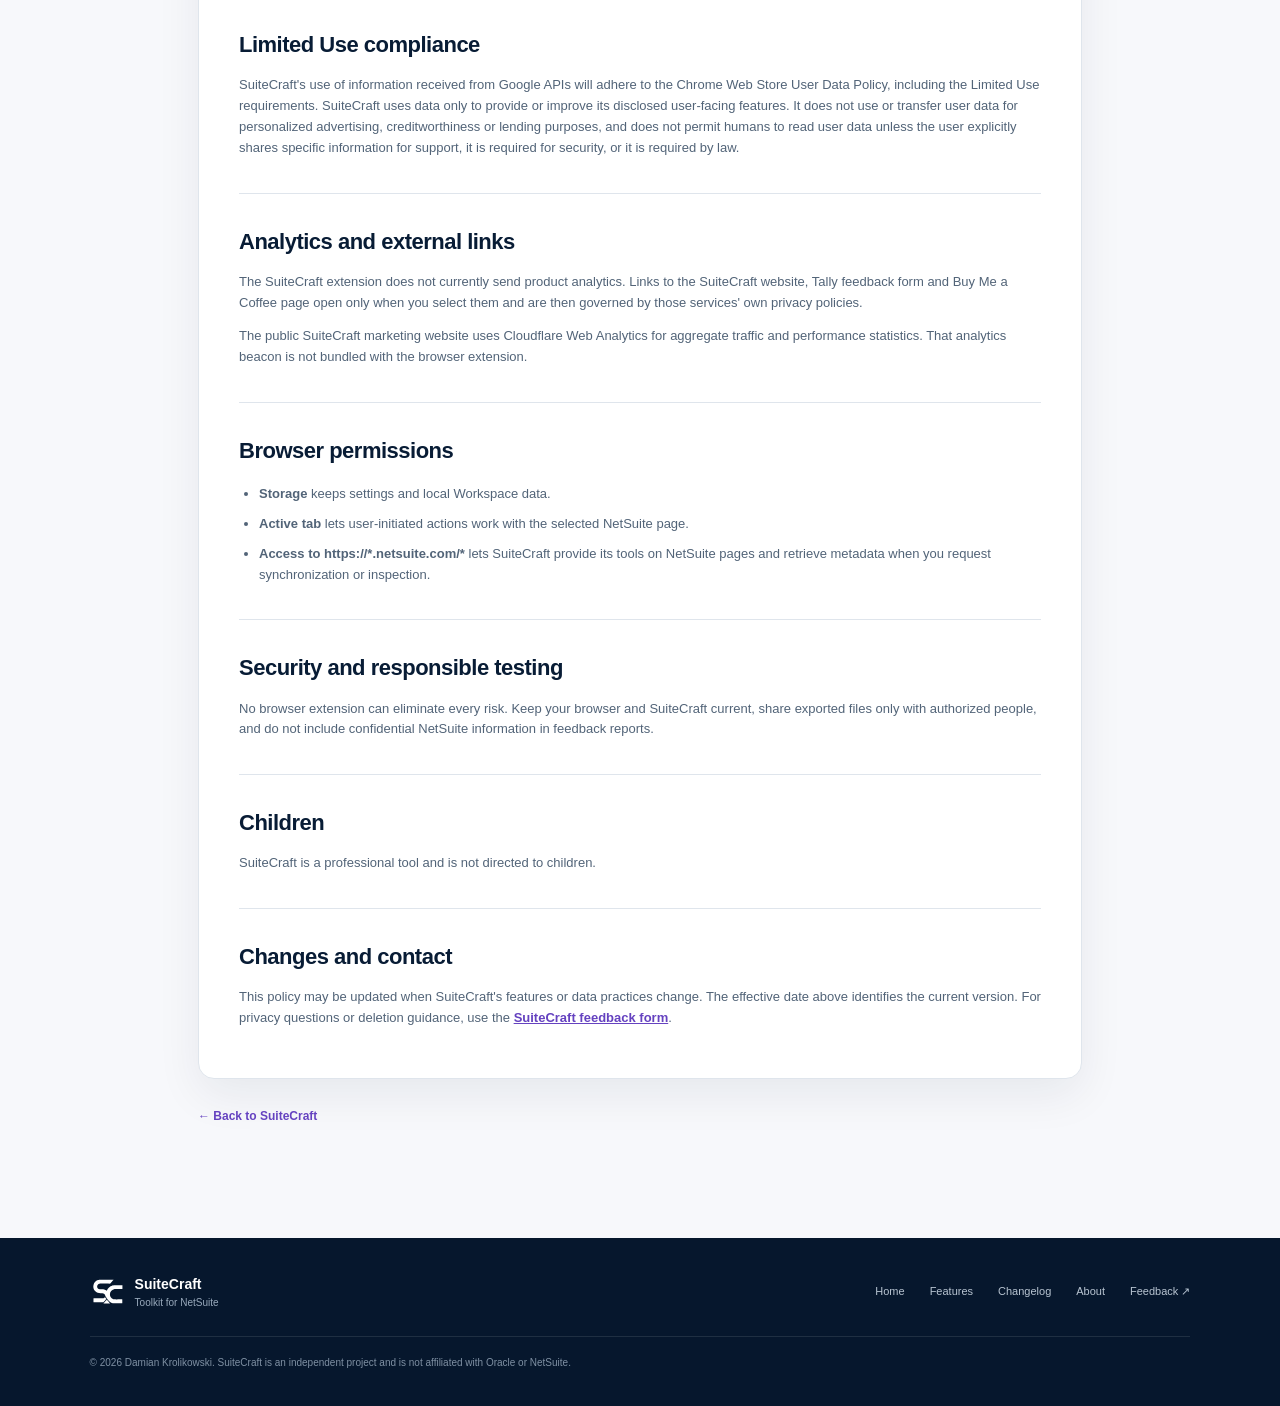
<file: privacy.html>
<!doctype html>
<html lang="en">
<head>
	<meta charset="utf-8">
	<meta name="viewport" content="width=device-width, initial-scale=1">
	<meta name="description" content="Privacy policy for the SuiteCraft browser extension.">
	<meta name="theme-color" content="#081c35">
	<title>Privacy policy · SuiteCraft</title>
	<link rel="canonical" href="https://krolikowskidamian.github.io/suitecraft-site/privacy.html">
	<link rel="icon" href="assets/suitecraft-mark.svg" type="image/svg+xml">
	<link rel="stylesheet" href="assets/site.css">
	<style>
		.policy-main{max-width:940px;margin:0 auto;padding:80px 28px 110px}.policy-hero{margin-bottom:42px}.policy-hero h1{margin:5px 0 12px;color:var(--navy);font-size:clamp(42px,6vw,70px);letter-spacing:-3px;line-height:1}.policy-hero p{max-width:720px;color:var(--muted)}.policy-date{font:10px ui-monospace,SFMono-Regular,monospace}.policy-card{padding:36px 40px;border:1px solid var(--line);border-radius:16px;background:#fff;box-shadow:0 16px 45px rgba(8,28,53,.07)}.policy-card section+section{margin-top:34px;padding-top:30px;border-top:1px solid var(--line)}.policy-card h2{margin:0 0 10px;color:var(--navy);font-size:22px;letter-spacing:-.5px}.policy-card p,.policy-card li{color:#526478;font-size:13px}.policy-card ul{display:grid;gap:9px;padding-left:20px}.policy-card a{color:var(--purple);font-weight:700}.policy-back{display:inline-flex;margin-top:28px;color:var(--purple);font-size:12px;font-weight:750;text-decoration:none}@media(max-width:600px){.policy-main{padding-top:55px}.policy-card{padding:27px 23px}}
	</style>
	<meta property="og:site_name" content="SuiteCraft">
	<meta property="og:image" content="https://krolikowskidamian.github.io/suitecraft-site/assets/marketing/chrome-web-store/promo-440x280-current.png">
	<meta property="og:image:type" content="image/png">
	<meta property="og:image:width" content="440">
	<meta property="og:image:height" content="280">
	<meta property="og:image:alt" content="SuiteCraft — Toolkit for NetSuite, white SC logo on a navy and purple background">
	<meta name="twitter:card" content="summary_large_image">
	<meta name="twitter:title" content="SuiteCraft · Toolkit for NetSuite">
	<meta name="twitter:description" content="Record inspection, customization discovery and a focused browser workspace for NetSuite.">
	<meta name="twitter:image" content="https://krolikowskidamian.github.io/suitecraft-site/assets/marketing/chrome-web-store/promo-440x280-current.png">
	<meta name="twitter:image:alt" content="SuiteCraft — Toolkit for NetSuite">
</head>
<body>
	<header class="site-header">
		<a class="brand" href="index.html" aria-label="SuiteCraft home"><img src="assets/suitecraft-mark.svg" alt=""><span><strong>SuiteCraft</strong><small>Toolkit for NetSuite</small></span></a>
		<nav aria-label="Policy navigation"><a href="index.html">Official website</a><a class="nav-cta" href="https://tally.so/r/gDl0DO" target="_blank" rel="noopener noreferrer">Contact Damian <span aria-hidden="true">↗</span></a></nav>
	</header>
	<main class="policy-main">
		<div class="policy-hero"><p class="eyebrow">SUITECRAFT BROWSER EXTENSION</p><h1>Privacy policy.</h1><p>SuiteCraft is designed as a local-first toolkit. This policy explains what the extension accesses, where its data is stored and which actions remain under your control.</p><span class="policy-date">Updated: October 15, 2026</span></div>
		<article class="policy-card">
			<section><h2>Who operates SuiteCraft</h2><p>SuiteCraft is an independent browser extension developed and maintained by Damian Krolikowski. It is not affiliated with Oracle or NetSuite.</p></section>
			<section><h2>Information the extension accesses</h2><p>SuiteCraft runs on NetSuite pages where you are already authenticated. Depending on the feature you choose, it may read the current page and technical NetSuite metadata, including record fields and sublists, customization identifiers and labels, custom records, lists, scripts, deployments, workflows and SDF definitions.</p><p>When you explicitly open record inspection tools, SuiteCraft may also process and display values present on the current NetSuite record. Depending on that record, these values can include names, account identifiers, transaction amounts or other business information. This processing happens locally in your browser. SuiteCraft does not ask for or intentionally access your NetSuite password, authentication cookies or payment-card credentials.</p></section>
			<section><h2>Storage and browser preference sync</h2><p>Account-scoped catalogue snapshots, saved reference-list values, SDF definitions and object refreshes are stored in IndexedDB. Favorites, Change Plans, private notes and account-specific local preferences use chrome.storage.local. These NetSuite and user-entered Workspace data are not stored in chrome.storage.sync or sent to a SuiteCraft backend.</p><p>Small interface preferences, such as language, theme and enabled features, use chrome.storage.sync. Depending on your browser and profile settings, the browser may synchronize these preferences through your signed-in Google account or its supported sync service. This is separate from NetSuite data and is controlled by your browser's sync settings.</p><p>Record inspection can display business field and sublist values in memory. Reference Lists can also save selected business-record labels and values locally. Local Workspace data remains after NetSuite logout or role/permission changes until you delete it in SuiteCraft, clear the extension's storage or remove the browser profile or extension. Changing a NetSuite role does not revoke access to copies already stored in your browser.</p></section>
			<section><h2>Exports and protection of local copies</h2><p>You choose when to export settings and Workspace data to files. Full and Workspace backups can include client metadata, saved reference values, Favorites, Change Plans and private notes. Shared snapshot packages exclude settings, Favorites, Change Plans and private notes, but still contain the selected NetSuite data. Share these files only with authorized recipients.</p><p>SuiteCraft does not add its own encryption to browser-stored data or exported files. Browser/operating-system protections depend on your environment. Backup integrity hashes detect inconsistent content; they do not encrypt files or authenticate their author. Deleting browser data does not delete files you previously exported.</p></section>
			<section><h2>Sharing and selling</h2><p>SuiteCraft does not sell local data, use it for advertising or transfer it to third parties. Snapshot sharing and backup export are explicit user actions; the user chooses the resulting file and its recipient.</p></section>
			<section><h2>Limited Use compliance</h2><p>SuiteCraft's use of information received from Google APIs will adhere to the Chrome Web Store User Data Policy, including the Limited Use requirements. SuiteCraft uses data only to provide or improve its disclosed user-facing features. It does not use or transfer user data for personalized advertising, creditworthiness or lending purposes, and does not permit humans to read user data unless the user explicitly shares specific information for support, it is required for security, or it is required by law.</p></section>
			<section><h2>Analytics and external links</h2><p>The SuiteCraft extension does not currently send product analytics. Links to the SuiteCraft website, Tally feedback form and Buy Me a Coffee page open only when you select them and are then governed by those services' own privacy policies.</p><p>The public SuiteCraft marketing website uses Cloudflare Web Analytics for aggregate traffic and performance statistics. That analytics beacon is not bundled with the browser extension.</p></section>
			<section><h2>Browser permissions</h2><ul><li><strong>Storage</strong> keeps settings and local Workspace data.</li><li><strong>Active tab</strong> lets user-initiated actions work with the selected NetSuite page.</li><li><strong>Access to https://*.netsuite.com/*</strong> lets SuiteCraft provide its tools on NetSuite pages and retrieve metadata when you request synchronization or inspection.</li></ul></section>
			<section><h2>Security and responsible testing</h2><p>No browser extension can eliminate every risk. Keep your browser and SuiteCraft current, share exported files only with authorized people, and do not include confidential NetSuite information in feedback reports.</p></section>
			<section><h2>Children</h2><p>SuiteCraft is a professional tool and is not directed to children.</p></section>
			<section><h2>Changes and contact</h2><p>This policy may be updated when SuiteCraft's features or data practices change. The effective date above identifies the current version. For privacy questions or deletion guidance, use the <a href="https://tally.so/r/gDl0DO" target="_blank" rel="noopener noreferrer">SuiteCraft feedback form</a>.</p></section>
		</article>
		<a class="policy-back" href="index.html">← Back to SuiteCraft</a>
	</main>
	<footer class="site-footer"><div class="footer-brand"><img src="assets/suitecraft-mark.svg" alt=""><div><strong>SuiteCraft</strong><span>Toolkit for NetSuite</span></div></div><div class="footer-links"><a href="index.html">Home</a><a href="index.html#features">Features</a><a href="index.html#changelog">Changelog</a><a href="index.html#about">About</a><a href="https://tally.so/r/gDl0DO" target="_blank" rel="noopener noreferrer">Feedback <span aria-hidden="true">↗</span></a></div><p>© 2026 Damian Krolikowski. SuiteCraft is an independent project and is not affiliated with Oracle or NetSuite.</p></footer>
</body>
</html>
</file>
<file: assets/site.css>
:root{--navy:#081c35;--navy-2:#102942;--purple:#6542c0;--purple-2:#8d70de;--ink:#17283b;--muted:#65758a;--line:#dfe5ec;--paper:#f7f8fb;--white:#fff;--yellow:#ffdd00;--shadow:0 24px 70px rgba(8,28,53,.13)}
*{box-sizing:border-box}html{scroll-behavior:smooth}body{margin:0;background:var(--paper);color:var(--ink);font-family:Inter,ui-sans-serif,-apple-system,BlinkMacSystemFont,"Segoe UI",sans-serif;line-height:1.6}a{color:inherit}button,a{touch-action:manipulation}.skip-link{position:fixed;top:8px;left:8px;z-index:20;padding:8px 12px;background:#fff;transform:translateY(-150%)}.skip-link:focus{transform:none}.sr-only{position:absolute;width:1px;height:1px;overflow:hidden;clip:rect(0,0,0,0)}
.site-header{position:sticky;top:0;z-index:10;display:flex;align-items:center;justify-content:space-between;min-height:76px;padding:0 clamp(24px,6vw,90px);border-bottom:1px solid rgba(101,117,138,.18);background:rgba(247,248,251,.9);backdrop-filter:blur(16px)}.brand{display:flex;align-items:center;gap:11px;text-decoration:none}.brand img{width:42px;height:42px}.brand span{display:grid;line-height:1.15}.brand strong{font-size:17px}.brand small{margin-top:4px;color:var(--muted);font-size:10px;letter-spacing:.4px}.site-header nav{display:flex;align-items:center;gap:30px}.site-header nav a{color:#405166;font-size:12px;font-weight:650;text-decoration:none}.site-header nav a:hover{color:var(--purple)}.site-header .nav-cta{padding:9px 14px;border:1px solid #d8cee9;border-radius:7px;color:var(--purple)}.menu-toggle{display:none;border:0;background:transparent}
.hero{position:relative;display:grid;grid-template-columns:minmax(0,.92fr) minmax(460px,1.08fr);align-items:center;gap:7vw;min-height:690px;padding:96px clamp(24px,7vw,110px);overflow:hidden;background:linear-gradient(135deg,#fff 0%,#f8f5ff 48%,#eff3f8 100%)}.hero:before{content:"";position:absolute;left:-170px;bottom:-250px;width:560px;height:560px;border:1px solid rgba(101,66,192,.11);border-radius:50%;box-shadow:0 0 0 70px rgba(101,66,192,.025),0 0 0 140px rgba(101,66,192,.02)}.hero-copy{position:relative;z-index:1;max-width:640px}.eyebrow{margin:0 0 18px;color:var(--purple);font-size:10px;font-weight:800;letter-spacing:1.7px}.eyebrow span{display:inline-block;width:21px;height:2px;margin:0 8px 3px 0;background:var(--purple)}.hero h1{margin:0;color:var(--navy);font-size:clamp(54px,6vw,88px);font-weight:780;letter-spacing:-4.8px;line-height:.98}.hero h1 em{color:var(--purple);font-style:normal}.hero-lead{max-width:610px;margin:28px 0 30px;color:#526478;font-size:17px;line-height:1.75}.hero-actions{display:flex;gap:12px;flex-wrap:wrap}.button{display:inline-flex;align-items:center;justify-content:center;gap:18px;min-height:48px;padding:0 20px;border:1px solid transparent;border-radius:8px;font-size:12px;font-weight:750;text-decoration:none;transition:.2s ease}.button:hover{transform:translateY(-2px)}.button.primary{background:var(--purple);color:#fff;box-shadow:0 10px 28px rgba(101,66,192,.25)}.button.primary:hover{background:#5636aa}.button.secondary{border-color:#cfd7e1;background:#fff;color:#32465b}.compatibility{margin:24px 0 0;color:#7c8999;font-size:10px}.compatibility span{margin-right:7px;color:var(--purple)}
.hero-visual{position:relative;z-index:1;padding:3% 1% 4%}.glow{position:absolute;inset:8% 5%;background:rgba(117,82,205,.3);filter:blur(78px)}.browser-card{position:relative;overflow:hidden;border:1px solid rgba(8,28,53,.16);border-radius:14px;background:#fff;box-shadow:0 30px 80px rgba(8,28,53,.2);transform:perspective(1300px) rotateY(-7deg) rotateX(2deg) rotateZ(-.35deg);transform-origin:center right;transition:transform .35s ease,box-shadow .35s ease}.browser-card:hover{box-shadow:0 38px 95px rgba(8,28,53,.23);transform:perspective(1300px) rotateY(-4deg) rotateX(1deg) rotateZ(-.15deg) translateY(-4px)}.browser-bar{display:flex;align-items:center;gap:7px;height:34px;padding:0 13px;background:#071d35;color:#b9c4d1;font-size:8px}.browser-bar i{width:7px;height:7px;border-radius:50%;background:#506278}.browser-bar i:first-child{background:#8d70de}.browser-bar span{margin-left:auto;margin-right:auto}.hero-product-screen{display:block;width:100%;aspect-ratio:1.44/1;object-fit:cover;object-position:top center}
.trust-strip{display:grid;grid-template-columns:repeat(3,1fr);padding:0 clamp(24px,7vw,110px);border-top:1px solid var(--line);border-bottom:1px solid var(--line);background:#fff}.trust-strip div{display:grid;padding:27px 4vw;border-left:1px solid var(--line)}.trust-strip div:first-child{border-left:0}.trust-strip strong{font-size:12px}.trust-strip span{color:var(--muted);font-size:10px}.section{padding:110px clamp(24px,7vw,110px)}.section-heading{display:grid;grid-template-columns:1fr minmax(280px,.6fr);align-items:end;gap:50px;margin-bottom:48px}.section-heading h2,.privacy h2,.beta h2,.about h2{margin:0;color:var(--navy);font-size:clamp(36px,4vw,58px);letter-spacing:-2.6px;line-height:1.08}.section-heading>p{margin:0;color:var(--muted);font-size:14px}.feature-grid{display:grid;grid-template-columns:repeat(3,1fr);gap:15px}.feature-card{position:relative;min-height:285px;padding:29px;border:1px solid var(--line);border-radius:12px;background:#fff;transition:.2s ease}.feature-card:hover{transform:translateY(-3px);box-shadow:0 14px 40px rgba(8,28,53,.08)}.feature-card.featured{background:var(--navy);color:#fff}.feature-number{position:absolute;top:18px;right:20px;color:#99a6b5;font:9px ui-monospace,monospace}.feature-icon{display:grid;place-items:center;width:39px;height:39px;margin-bottom:40px;border-radius:9px;background:#f0eafb;color:var(--purple);font-size:17px}.featured .feature-icon{background:rgba(255,255,255,.1);color:#cbbcff}.feature-card h3{margin:0 0 10px;font-size:18px}.feature-card p{margin:0;color:var(--muted);font-size:12px}.featured p{color:#b9c6d5}.feature-card ul{display:flex;gap:7px;flex-wrap:wrap;margin:23px 0 0;padding:0;list-style:none}.feature-card li{padding:4px 7px;border:1px solid rgba(255,255,255,.15);border-radius:10px;color:#c7d2df;font-size:7px}.feature-card.future{display:flex;align-items:center;background:#f0ebfa;border-color:#ded3f2}.future h3{font-size:23px}.future a{display:inline-block;margin-top:20px;color:var(--purple);font-size:11px;font-weight:750;text-decoration:none}
.privacy{padding-top:30px}.privacy-card{display:grid;grid-template-columns:1.05fr .95fr;overflow:hidden;border-radius:17px;background:var(--navy);box-shadow:var(--shadow)}.privacy-copy{padding:70px}.eyebrow.light{color:#a68be6}.privacy h2{color:#fff}.privacy-copy>p:not(.eyebrow){color:#b9c6d5;font-size:14px}.privacy-copy>a{display:inline-block;margin-top:22px;color:#c6b5f0;font-size:11px;font-weight:750;text-decoration:none}.privacy-points{padding:36px;background:var(--navy-2)}.privacy-points div{display:grid;grid-template-columns:42px 1fr;gap:15px;padding:23px 10px;border-top:1px solid rgba(255,255,255,.1)}.privacy-points div:first-child{border-top:0}.privacy-points span{color:#9b82da;font:9px ui-monospace,monospace}.privacy-points p{display:grid;margin:0;color:#afbdcc;font-size:11px}.privacy-points strong{margin-bottom:4px;color:#fff;font-size:13px}
.beta{padding-top:25px}.beta-card{display:grid;grid-template-columns:1fr .55fr;gap:60px;align-items:center;padding:54px 58px;border:1px solid #dcd3ef;border-radius:14px;background:linear-gradient(120deg,#f1ebfc,#fff)}.beta h2{font-size:43px}.beta p:not(.eyebrow){max-width:650px;margin-bottom:0;color:var(--muted);font-size:13px}.beta-action{display:grid;justify-items:start;gap:13px}.status-pill{padding:6px 10px;border-radius:20px;background:#fff;color:#526478;font-size:9px;font-weight:750}.status-pill i{display:inline-block;width:6px;height:6px;margin-right:6px;border-radius:50%;background:#e2aa28}.beta-action small{color:#8692a2;font-size:8px}
.about{display:grid;grid-template-columns:120px 1fr .65fr;align-items:center;gap:45px}.author-photo{width:112px;height:112px;overflow:hidden;border:5px solid #e9e2f7;border-radius:27px;background:var(--navy);box-shadow:0 14px 32px rgba(8,28,53,.15)}.author-photo img{display:block;width:100%;height:100%;border-radius:21px;object-fit:cover;object-position:center 32%;transform:scale(1.24);transform-origin:center 32%}.about h2{font-size:45px}.about p:not(.eyebrow){max-width:700px;color:var(--muted);font-size:13px}.about aside{display:grid;justify-items:start;padding:30px;border-left:1px solid var(--line)}.about aside span{color:var(--muted);font-size:10px}.about aside strong{margin:3px 0 17px;font-size:15px}.about aside a{padding:11px 15px;border-radius:7px;background:var(--yellow);color:#171717;font-size:11px;font-weight:750;text-decoration:none}
.site-footer{display:grid;grid-template-columns:auto 1fr;align-items:center;gap:25px;padding:35px clamp(24px,7vw,110px);background:#06172d;color:#fff}.footer-brand{display:flex;align-items:center;gap:10px}.footer-brand img{width:35px;height:35px;filter:brightness(0) invert(1)}.footer-brand div{display:grid}.footer-brand strong{font-size:14px}.footer-brand span{color:#99aabc;font-size:8px}.footer-links{display:flex;justify-content:flex-end;flex-wrap:wrap;gap:25px}.footer-links a{color:#b8c4d1;font-size:9px;text-decoration:none;white-space:nowrap}.site-footer p{grid-column:1/-1;margin:0;padding-top:18px;border-top:1px solid rgba(255,255,255,.1);color:#7f90a3;font-size:8px}
.coffee-float{position:fixed;right:24px;bottom:24px;z-index:12;display:flex;align-items:center;justify-content:center;width:52px;height:52px;padding:0 15px;overflow:hidden;border:1px solid rgba(23,23,23,.13);border-radius:16px;background:var(--yellow);color:#171717;box-shadow:0 12px 32px rgba(8,28,53,.22);font-size:11px;font-weight:800;text-decoration:none;white-space:nowrap;transition:width .2s ease,transform .2s ease,box-shadow .2s ease}.coffee-float svg{flex:0 0 21px;width:21px;height:21px}.coffee-float span{max-width:0;margin-left:0;overflow:hidden;opacity:0;transition:max-width .2s ease,margin-left .2s ease,opacity .15s ease}.coffee-float:hover,.coffee-float:focus-visible{width:166px;transform:translateY(-2px);box-shadow:0 16px 38px rgba(8,28,53,.27)}.coffee-float:hover span,.coffee-float:focus-visible span{max-width:110px;margin-left:9px;opacity:1}.coffee-float:focus-visible{outline:3px solid #8d70de;outline-offset:3px}
@media(max-width:980px){.hero{grid-template-columns:1fr;gap:60px;padding-top:70px}.hero-copy{max-width:720px}.hero-visual{max-width:700px}.feature-grid{grid-template-columns:repeat(2,1fr)}.privacy-card{grid-template-columns:1fr}.beta-card{grid-template-columns:1fr}.about{grid-template-columns:100px 1fr}.about aside{grid-column:2}.site-header nav{gap:18px}}
@media(max-width:720px){.site-header{min-height:66px;padding:0 20px}.brand img{width:36px;height:36px}.menu-toggle{display:grid;gap:4px;padding:9px}.menu-toggle span:not(.sr-only){display:block;width:21px;height:2px;background:var(--navy)}.site-header nav{position:absolute;top:66px;left:0;right:0;display:none;align-items:stretch;flex-direction:column;gap:0;padding:12px 20px 20px;border-bottom:1px solid var(--line);background:#fff}.site-header nav.open{display:flex}.site-header nav a{padding:11px}.site-header .nav-cta{text-align:center}.hero{grid-template-columns:1fr;min-height:auto;padding:70px 22px}.hero h1{font-size:54px;letter-spacing:-3.5px}.hero-lead{font-size:15px}.browser-card,.browser-card:hover{transform:none}.trust-strip{grid-template-columns:1fr;padding:0 22px}.trust-strip div{padding:20px 0;border-top:1px solid var(--line);border-left:0}.trust-strip div:first-child{border-top:0}.section{padding:75px 22px}.section-heading{grid-template-columns:1fr;gap:20px}.feature-grid{grid-template-columns:1fr}.feature-card{min-height:240px}.privacy{padding-top:10px}.privacy-copy{padding:40px 28px}.privacy-points{padding:20px}.beta-card{padding:36px 27px}.about{grid-template-columns:1fr}.about aside{grid-column:auto;padding-left:0;border-top:1px solid var(--line);border-left:0}.site-footer{grid-template-columns:1fr}.footer-links{justify-content:flex-start;flex-wrap:wrap}.site-footer p{grid-column:auto}.coffee-float{right:14px;bottom:14px;width:46px;height:46px;padding:0 12px;border-radius:14px}.coffee-float:hover,.coffee-float:focus-visible{width:158px}}
@media(prefers-reduced-motion:reduce){html{scroll-behavior:auto}.button,.feature-card,.coffee-float,.coffee-float span{transition:none}}

/* Real-product tour: screenshots are generated from the extension UI with synthetic data. */
.product-tour{padding-top:105px;background:#fff}.tour-heading{margin-bottom:42px}.tour-frame{display:grid;grid-template-columns:minmax(0,1.55fr) minmax(290px,.45fr);overflow:hidden;border-radius:16px;background:var(--navy);box-shadow:var(--shadow)}.tour-media{position:relative;display:grid;place-items:center;min-height:590px;overflow:hidden;background:#e9edf3;outline:none}.tour-media:focus-visible{box-shadow:inset 0 0 0 4px var(--purple-2)}.tour-image{display:block;width:100%;height:100%;min-height:590px;object-fit:cover;object-position:top center}.tour-image[hidden],.tour-overview[hidden]{display:none!important}.tour-overview{position:relative;width:100%;height:590px;overflow:hidden;background:linear-gradient(135deg,#e8edf4,#f4effe)}.tour-overview img:first-child{position:absolute;top:48px;left:4%;width:88%;border-radius:9px;box-shadow:0 20px 50px rgba(8,28,53,.18)}.tour-overview img:last-child{position:absolute;right:4%;bottom:26px;width:27%;max-height:430px;object-fit:cover;object-position:top;border:7px solid #fff;border-radius:10px;box-shadow:0 18px 45px rgba(8,28,53,.25)}.synthetic-badge{position:absolute;top:17px;left:18px;padding:7px 10px;border:1px solid #c4dfd5;border-radius:18px;background:rgba(244,252,249,.94);color:#39745f;font-size:8px;font-weight:750;box-shadow:0 5px 18px rgba(8,28,53,.08)}.synthetic-badge i{display:inline-block;width:6px;height:6px;margin-right:5px;border-radius:50%;background:#31a274}.tour-copy{display:flex;align-items:flex-start;flex-direction:column;padding:43px 37px;color:#fff}.tour-copy>span{color:#9e87d9;font:9px ui-monospace,SFMono-Regular,monospace}.tour-copy>p:first-of-type{margin:31px 0 9px;color:#aa92e5;font-size:8px;font-weight:800;letter-spacing:1.5px}.tour-copy h3{margin:0;color:#fff;font-size:clamp(24px,2.2vw,35px);letter-spacing:-1.2px;line-height:1.12}.tour-copy>p:nth-of-type(2){margin:18px 0 0;color:#b7c4d2;font-size:11px;line-height:1.7}.tour-copy ul{display:grid;gap:9px;margin:25px 0;padding:20px 0;border-top:1px solid rgba(255,255,255,.1);border-bottom:1px solid rgba(255,255,255,.1);width:100%;list-style:none}.tour-copy li{position:relative;padding-left:17px;color:#d3dce6;font-size:9px}.tour-copy li:before{content:"";position:absolute;top:7px;left:0;width:6px;height:6px;border-radius:50%;background:#8d70de}.tour-copy>a{color:#cbbcf0;font-size:10px;font-weight:750;text-decoration:none}.tour-arrows{display:flex;gap:8px;margin-top:auto;padding-top:28px}.tour-arrows button{display:grid;place-items:center;width:38px;height:38px;border:1px solid rgba(255,255,255,.2);border-radius:50%;background:transparent;color:#fff;cursor:pointer}.tour-arrows button:hover:not(:disabled){background:rgba(255,255,255,.1)}.tour-arrows button:disabled{opacity:.3}.tour-tabs{display:grid;grid-template-columns:repeat(7,1fr);margin-top:12px;border:1px solid var(--line);border-radius:10px;background:#fff;overflow:hidden}.tour-tabs button{display:grid;justify-items:start;gap:2px;min-width:0;padding:13px 12px;border:0;border-left:1px solid var(--line);background:#fff;color:#68778a;cursor:pointer;text-align:left}.tour-tabs button:first-child{border-left:0}.tour-tabs button span{font:7px ui-monospace,SFMono-Regular,monospace}.tour-tabs button strong{overflow:hidden;max-width:100%;font-size:9px;text-overflow:ellipsis;white-space:nowrap}.tour-tabs button.active{background:#f0ebfa;color:var(--purple);box-shadow:inset 0 -3px var(--purple)}
@media(max-width:1050px){.tour-frame{grid-template-columns:1fr}.tour-copy{min-height:380px}.tour-arrows{margin-top:0}.tour-tabs{grid-template-columns:repeat(4,1fr)}}
@media(max-width:720px){.product-tour{padding-top:70px}.tour-media,.tour-image{min-height:310px}.tour-overview{height:310px}.tour-overview img:first-child{top:36px}.tour-overview img:last-child{bottom:14px;border-width:4px}.tour-copy{min-height:0;padding:30px 24px}.tour-copy h3{font-size:28px}.tour-arrows{padding-top:20px}.tour-tabs{grid-template-columns:repeat(2,1fr)}.tour-tabs button:nth-child(odd){border-left:0}}
body{overflow-x:hidden}.hero>*{min-width:0}.browser-card,.tour-frame,.tour-media,.tour-copy{min-width:0}
@media(max-width:720px){.hero-visual,.browser-card{width:100%;max-width:100%}.tour-frame{width:100%}.tour-copy h3,.tour-copy p,.section-heading p{overflow-wrap:anywhere}.tour-tabs button{min-width:0}}

.analytics-disclosure{grid-column:1/-1;margin:18px 0 0;padding:13px 15px;border:1px solid rgba(255,255,255,.18);border-radius:9px;background:rgba(255,255,255,.08);color:#d5deea;font-size:10px;line-height:1.65}.analytics-disclosure strong{display:inline;color:#fff}

/* Product release history. Keep the newest entry aligned with the extension manifest. */
.release-chip{display:inline-flex;align-items:center;gap:10px;margin-top:10px;padding:6px 10px;border:1px solid #ded5f0;border-radius:999px;background:rgba(255,255,255,.72);color:var(--purple);font-size:9px;font-weight:750;text-decoration:none}.release-chip:hover{border-color:#bdaae5;background:#fff}
.changelog{padding-top:45px;background:#fff}.changelog-heading{align-items:start}.release-list{display:grid;gap:14px}.release-entry{overflow:hidden;border:1px solid var(--line);border-radius:14px;background:#f8f9fc}.release-entry.current-release{border-color:#d8cbed;background:linear-gradient(135deg,#fbf9ff,#f5f7fb)}.release-entry summary{display:flex;align-items:center;justify-content:space-between;gap:24px;padding:22px 25px;cursor:pointer;list-style:none}.release-entry summary::-webkit-details-marker{display:none}.release-entry summary:hover{background:#f3effb}.release-summary-main{display:grid;grid-template-columns:auto auto minmax(180px,1fr);align-items:center;gap:13px;min-width:0}.release-status{color:var(--purple);font-size:8px;font-weight:800;letter-spacing:1.4px}.release-title{color:var(--navy);font-size:20px;font-weight:750;letter-spacing:-.5px;white-space:nowrap}.release-title small{margin-left:7px;color:#768499;font-size:10px;font-weight:600;letter-spacing:0}.release-teaser{overflow:hidden;color:#68778a;font-size:10px;text-overflow:ellipsis;white-space:nowrap}.release-summary-side{display:flex;align-items:center;gap:16px;flex-shrink:0}.release-entry time{color:#7a8798;font:9px ui-monospace,SFMono-Regular,monospace}.release-summary-side i{width:8px;height:8px;border-right:2px solid #7659bb;border-bottom:2px solid #7659bb;transform:rotate(45deg);transition:transform .18s}.release-entry[open] .release-summary-side i{transform:rotate(225deg)}.release-body{padding:0 28px 28px;border-top:1px solid #e1e5ec}.release-columns{display:grid;grid-template-columns:1fr 1fr;gap:42px;padding-top:25px}.release-columns strong{display:inline-flex;padding:4px 8px;border-radius:999px;background:#ebe4f8;color:#5d3ea8;font-size:8px;letter-spacing:.8px;text-transform:uppercase}.release-columns ul{display:grid;gap:10px;margin:15px 0 0;padding:0;list-style:none}.release-columns li{position:relative;padding-left:16px;color:#526478;font-size:11px}.release-columns li:before{content:"";position:absolute;top:8px;left:0;width:5px;height:5px;border-radius:50%;background:#8060ce}.release-note{margin:24px 0 0;padding:13px 15px;border-left:3px solid var(--purple);background:#fff;color:#647287;font-size:10px}.release-body>p{margin:22px 0 0;color:#68778a;font-size:11px;line-height:1.7}
@media(max-width:980px){.release-summary-main{grid-template-columns:auto 1fr}.release-teaser{grid-column:1/-1}.release-entry summary{align-items:flex-start}}
@media(max-width:720px){.release-entry summary{padding:19px;gap:12px}.release-summary-main{grid-template-columns:1fr}.release-title small{display:block;margin:3px 0 0}.release-teaser{display:none}.release-summary-side{align-items:flex-end;flex-direction:column;gap:11px}.release-body{padding:0 20px 22px}.release-columns{grid-template-columns:1fr;gap:25px}}

/* Marketing readability: keep supporting copy legible on desktop and mobile. */
.trust-strip strong{font-size:13px}.trust-strip span{font-size:12px}
.feature-card p{font-size:13px}.feature-card li{font-size:10px}
.tour-copy>span{font-size:10px}.tour-copy>p:first-of-type{font-size:10px}.tour-copy>p:nth-of-type(2){font-size:13px}.tour-copy li{font-size:11px}.tour-copy>a{font-size:12px}
.tour-tabs button span{font-size:9px}.tour-tabs button strong{font-size:11px}
.beta p:not(.eyebrow),.about p:not(.eyebrow){font-size:14px}.beta-action small{font-size:11px}.status-pill{font-size:11px}
.footer-brand span,.site-footer p{font-size:10px}.footer-links a{font-size:11px}
.tour-tabs{grid-template-columns:repeat(6,1fr)}
@media(max-width:1050px){.tour-tabs{grid-template-columns:repeat(4,1fr)}}
@media(max-width:720px){.tour-tabs{grid-template-columns:repeat(2,1fr)}}
/* Preserve entire screenshots, including portrait popup and compact search. */
.tour-media{height:590px;min-height:0}.tour-image{width:100%;height:100%;min-height:0;object-fit:contain;object-position:center}.tour-media.compact .tour-image{width:auto;height:auto;max-width:calc(100% - 48px);max-height:560px;box-shadow:0 12px 36px rgba(8,28,53,.15)}
@media(max-width:720px){.tour-media{height:310px;min-height:0}.tour-image{min-height:0}.tour-media.compact .tour-image{max-width:calc(100% - 24px);max-height:286px}}

/* Current release on the landing page; complete history on changelog.html. */
.changelog{scroll-margin-top:90px}
.release-card{width:100%;padding:30px;border:1px solid var(--line);border-radius:16px;background:#fff}
.release-card-heading{display:flex;justify-content:space-between;align-items:flex-start;gap:28px}
.release-card-heading .eyebrow{margin-bottom:6px}.release-card-heading h2{margin:0;color:var(--ink);font-size:28px;letter-spacing:-1px;line-height:1.2}
.release-card-heading p:not(.eyebrow){max-width:650px;margin:10px 0 0;color:var(--muted);font-size:13px}
.release-current-version{display:grid;justify-items:end;gap:2px;flex-shrink:0}.release-current-version strong{color:#4f347e;font-size:22px}.release-current-version span{color:#637086;font:11px/1.6 ui-monospace,SFMono-Regular,monospace}
.release-card-date{margin:22px 0 0;padding-top:16px;border-top:1px solid #e6e0ef;color:#637086;font-size:12px}
.release-card .release-body{padding:0;border:0}.release-card .release-columns{grid-template-columns:repeat(3,minmax(0,1fr));gap:16px;padding-top:18px}
.release-section{padding:20px;border:1px solid var(--line);border-top:3px solid var(--purple);border-radius:10px;background:#f9fafc}
.release-section.improved{border-top-color:#29956d}.release-section.fixed{border-top-color:#b9780c}
.release-columns h3{margin:0;color:var(--ink);font-size:13px}.release-columns li{font-size:12px;line-height:1.7;overflow-wrap:anywhere}
.release-history-link{display:flex;align-items:center;justify-content:space-between;gap:24px;margin-top:24px;padding:20px;border:1px solid #ded5ef;border-radius:10px;background:#f8f5fd}
.release-history-link h3{margin:0;font-size:14px}.release-history-link p{margin:4px 0 0;color:#645674;font-size:12px}.release-history-link .button{flex-shrink:0;min-height:42px}
.history-main{max-width:1320px;margin:0 auto;padding:65px clamp(24px,5vw,70px) 90px}.history-heading{max-width:760px;margin-bottom:36px}
.history-back{display:inline-flex;margin-bottom:26px;color:var(--purple);font-size:12px;font-weight:700;text-decoration:none}.history-heading .eyebrow{margin-bottom:10px}.history-heading h1{margin:0;color:var(--navy);font-size:clamp(38px,5vw,60px);letter-spacing:-2.5px;line-height:1.1}.history-heading>p:last-child{color:var(--muted);font-size:14px}
.release-entry{scroll-margin-top:100px}.release-entry:target{border-color:var(--purple)}
.history-main .release-columns{grid-template-columns:repeat(auto-fit,minmax(240px,1fr));gap:25px}
.release-entry summary:focus-visible,.release-history-link a:focus-visible,.history-back:focus-visible{outline:3px solid var(--purple);outline-offset:3px}
@media(max-width:980px){.release-card .release-columns{grid-template-columns:1fr}}
@media(max-width:720px){.release-card{padding:22px}.release-card-heading,.release-history-link{flex-direction:column;align-items:flex-start;gap:16px}.release-current-version{justify-items:start}.release-history-link .button{width:100%}.history-main{padding-top:40px}.history-main .release-columns{grid-template-columns:1fr}}
@media(prefers-reduced-motion:reduce){html{scroll-behavior:auto}}
</file>
<file: assets/previews.css>
.live-previews{padding-top:96px;background:linear-gradient(180deg,#f7f8fb 0,#f2eff9 100%)}
.preview-heading{margin-bottom:38px}.preview-grid{display:grid;grid-template-columns:repeat(3,minmax(0,1fr));gap:16px}.preview-card{position:relative;overflow:hidden;border:1px solid #dce2ea;border-radius:16px;background:#fff;box-shadow:0 14px 38px rgba(8,28,53,.07);outline:none;transition:border-color .2s,box-shadow .2s,transform .2s}.preview-card:hover,.preview-card:focus-visible,.preview-card.is-playing{border-color:#b9a5e7;box-shadow:0 22px 56px rgba(46,28,91,.14);transform:translateY(-3px)}.preview-card:focus-visible{box-shadow:0 0 0 3px rgba(101,66,192,.18),0 22px 56px rgba(46,28,91,.14)}
.preview-stage{position:relative;height:272px;overflow:hidden;border-bottom:1px solid #e1e5ec;background:linear-gradient(145deg,#e8edf4,#f7f4fc);font-family:Inter,ui-sans-serif,-apple-system,BlinkMacSystemFont,"Segoe UI",sans-serif;color:#253b53}.preview-stage:before{content:"SuiteCraft · synthetic preview";position:absolute;top:8px;left:11px;z-index:8;color:#728298;font-size:7px;font-weight:750;letter-spacing:.35px}.preview-stage *{box-sizing:border-box}.preview-stage [hidden]{display:none!important}.preview-stage button,.preview-stage input{font:inherit}.preview-card-copy{position:relative;min-height:166px;padding:24px 25px 25px}.preview-card-copy>span{color:#7658bd;font-size:8px;font-weight:800;letter-spacing:1.2px}.preview-card-copy h3{margin:7px 0 6px;color:#102942;font-size:18px;letter-spacing:-.25px}.preview-card-copy p{max-width:280px;margin:0;color:#68788c;font-size:11px;line-height:1.55}.preview-replay{position:absolute;right:18px;bottom:18px;display:flex;align-items:center;gap:5px;padding:6px 9px;border:1px solid #d8cbed;border-radius:999px;background:#faf8ff;color:#6542c0;font-size:9px;font-weight:750;cursor:pointer;opacity:0;transform:translateY(4px);transition:.18s}.preview-card.is-complete .preview-replay{opacity:1;transform:none}.preview-card.is-playing .preview-replay{opacity:0;pointer-events:none}.preview-hint{margin:17px 0 0;color:#76869a;font-size:10px;text-align:right}.preview-hint span{color:#7658bd}
.pv-window{position:absolute;top:29px;left:16px;right:16px;bottom:14px;overflow:hidden;border:1px solid #bfcbd8;border-radius:8px;background:#fff;box-shadow:0 15px 34px rgba(8,28,53,.14)}.pv-topbar{display:flex;align-items:center;gap:5px;height:25px;padding:0 9px;background:#102942;color:#e7edf4;font-size:7px}.pv-logo{display:grid;place-items:center;width:14px;height:14px;border-radius:4px;background:#091a2f;color:#fff;font-size:6px;font-weight:800}.pv-topbar strong{font-size:7px}.pv-topbar em{margin-left:auto;color:#aebdcb;font-size:6px;font-style:normal}.pv-toolbar{display:flex;align-items:center;gap:6px;padding:8px 9px;border-bottom:1px solid #e3e7ed;background:#fafbfc}.pv-search{display:flex;align-items:center;flex:1;height:24px;padding:0 8px;border:1px solid #cbd5e0;border-radius:5px;background:#fff;color:#8996a5;font-size:7px}.pv-search.is-active{border-color:#7658bd;box-shadow:0 0 0 2px rgba(101,66,192,.12)}.pv-search-value{color:#263b52}.pv-filter{height:24px;padding:0 7px;border:1px solid #d6dde6;border-radius:5px;background:#fff;color:#607287;font-size:6px}.pv-table-head,.pv-row{display:grid;grid-template-columns:1.5fr .9fr .65fr;align-items:center;gap:7px;padding:0 10px}.pv-table-head{height:20px;background:#edf1f5;color:#718196;font-size:5px;font-weight:800;letter-spacing:.4px}.pv-row{height:35px;border-bottom:1px solid #ebeff3;font-size:6px;transition:.25s}.pv-row strong{display:block;color:#30465d;font-size:7px}.pv-row small{display:block;color:#8090a2;font-size:5px}.pv-row i{justify-self:start;padding:2px 4px;border-radius:7px;background:#eee8fa;color:#6542c0;font-size:5px;font-style:normal}.pv-row.is-hidden{height:0;padding-top:0;padding-bottom:0;overflow:hidden;border:0;opacity:0}.pv-row.is-selected{background:#f4effc;box-shadow:inset 3px 0 #7658bd}.pv-detail{position:absolute;top:25px;right:0;bottom:0;width:64%;padding:15px 13px;background:#fff;box-shadow:-10px 0 28px rgba(8,28,53,.16);transform:translateX(105%);transition:.36s ease}.pv-detail.is-open{transform:none}.pv-detail-label{color:#7d6aa8;font-size:5px;font-weight:800;letter-spacing:.7px}.pv-detail h4{margin:5px 0 2px;color:#1c3148;font-size:10px}.pv-detail>small{color:#75869a;font-size:5px}.pv-detail-grid{display:grid;grid-template-columns:1fr 1fr;gap:6px;margin-top:12px}.pv-detail-grid span{padding:6px;border:1px solid #e1e6ec;border-radius:4px;color:#7b8999;font-size:5px}.pv-detail-grid strong{display:block;margin-top:2px;color:#31465d;font-size:6px}.pv-action{display:inline-block;margin-top:10px;padding:5px 7px;border-radius:4px;background:#6542c0;color:#fff;font-size:5px;font-weight:750}
.pv-record-page{position:absolute;inset:0;background:#f8fafc}.pv-nsbar{height:21px;background:#637b9d}.pv-record-title{display:flex;align-items:center;gap:7px;padding:14px 13px 5px;color:#526883;font-size:14px;font-weight:750}.pv-record-title span{width:13px;height:16px;border-radius:2px;background:#728bc1}.pv-shortcuts{display:flex;gap:4px}.pv-shortcuts i{display:grid;place-items:center;width:20px;height:20px;border:1px solid #c8d4e0;border-radius:5px;background:#fff;color:#6542c0;font-size:8px;font-style:normal}.pv-record-actions{display:flex;gap:5px;padding:3px 13px 9px;border-bottom:1px solid #dfe5eb}.pv-record-actions b{padding:4px 7px;border-radius:3px;background:#e3e6e9;color:#46515e;font-size:6px}.pv-record-actions b:first-child{background:#2079d5;color:#fff}.pv-form{display:grid;grid-template-columns:1fr 1fr;gap:12px;padding:12px 14px}.pv-field{display:grid;gap:2px}.pv-field small{color:#78889b;font-size:5px}.pv-field strong{color:#344a61;font-size:7px}.pv-panel{position:absolute;top:35px;right:10px;bottom:10px;width:69%;overflow:hidden;border:1px solid #c7d3df;border-radius:8px;background:#fff;box-shadow:0 18px 38px rgba(8,28,53,.22);opacity:0;transform:translateY(9px) scale(.98);transition:.32s ease}.pv-panel.is-open{opacity:1;transform:none}.pv-panel-head{display:flex;align-items:center;height:25px;padding:0 8px;background:#102942;color:#fff;font-size:6px;font-weight:700}.pv-panel-head span{margin-left:auto}.pv-panel-tools{padding:8px;border-bottom:1px solid #e3e7ec}.pv-panel-tools .pv-search{width:100%}.pv-field-row{display:grid;grid-template-columns:.85fr 1fr .65fr;gap:7px;padding:7px 8px;border-bottom:1px solid #edf0f3;font-size:5px}.pv-field-row b{color:#6542c0}.pv-field-row.is-match{background:#f3eefc;box-shadow:inset 3px 0 #7658bd}.pv-field-row.is-dim{opacity:.22}
.pv-plan-page{position:absolute;inset:0;padding:17px 12px 10px;background:#f6f8fb}.pv-plan-head{display:flex;align-items:center;justify-content:space-between;margin:8px 0 7px;color:#253c54}.pv-plan-head strong{font-size:9px}.pv-plan-head button{padding:4px 7px;border:0;border-radius:4px;background:#6542c0;color:#fff;font-size:5px}.pv-readiness{display:grid;grid-template-columns:repeat(4,1fr);gap:4px;padding:7px;border:1px solid #ddd4ee;border-radius:6px;background:#fbf9ff}.pv-metric{padding:5px;border:1px solid #e3e7ec;border-radius:4px;background:#fff}.pv-metric b{display:block;color:#30485f;font-size:8px}.pv-metric span{color:#75869a;font-size:4px;font-weight:800}.pv-plan-items{margin-top:7px;border:1px solid #dde4eb;border-radius:6px;background:#fff;overflow:hidden}.pv-plan-section{padding:6px 8px;border-bottom:1px solid #e5e9ee;color:#6542c0;font-size:5px;font-weight:800;letter-spacing:.5px}.pv-plan-row{display:flex;align-items:center;gap:6px;padding:7px 8px;color:#334b62;font-size:6px}.pv-plan-row b{font-size:7px}.pv-plan-row i{margin-left:auto;padding:2px 4px;border-radius:7px;background:#ece6f8;color:#6542c0;font-size:4px;font-style:normal}.pv-add-modal{position:absolute;top:31px;left:50%;width:72%;padding:10px;border:1px solid #d4dce6;border-radius:7px;background:#fff;box-shadow:0 18px 40px rgba(8,28,53,.25);opacity:0;transform:translate(-50%,8px) scale(.97);transition:.3s ease}.pv-add-modal.is-open{opacity:1;transform:translate(-50%,0) scale(1)}.pv-add-modal strong{display:block;color:#213950;font-size:8px}.pv-add-modal small{color:#77879a;font-size:5px}.pv-select{margin:7px 0;padding:6px;border:1px solid #ccd6e1;border-radius:4px;color:#42576e;font-size:6px}.pv-add-button{display:block;margin-left:auto;padding:5px 7px;border:0;border-radius:4px;background:#6542c0;color:#fff;font-size:5px}.pv-toast{position:absolute;left:20px;right:20px;bottom:14px;padding:7px 9px;border:1px solid #b7ddcb;border-radius:5px;background:#edf9f3;color:#267154;font-size:6px;font-weight:750;opacity:0;transform:translateY(8px);transition:.25s}.pv-toast.is-shown{opacity:1;transform:none}
.pv-cursor{position:absolute;z-index:20;width:15px;height:19px;filter:drop-shadow(0 2px 2px rgba(8,28,53,.28));transform:translate(var(--cursor-x,30px),var(--cursor-y,210px));transition:transform .62s cubic-bezier(.22,.75,.25,1);pointer-events:none}.pv-cursor:before{content:"";display:block;width:0;height:0;border-top:15px solid #182b40;border-right:10px solid transparent;transform:rotate(-12deg)}.pv-cursor:after{content:"";position:absolute;top:11px;left:9px;width:12px;height:12px;border:2px solid #7658bd;border-radius:50%;opacity:0;transform:scale(.25)}.pv-cursor.is-clicking:after{animation:pv-click .42s ease-out}.pv-type-caret{display:inline-block;width:1px;height:9px;margin-left:1px;background:#6542c0;vertical-align:-1px;animation:pv-blink .7s steps(1) infinite}
@keyframes pv-click{0%{opacity:1;transform:scale(.25)}100%{opacity:0;transform:scale(1.65)}}@keyframes pv-blink{50%{opacity:0}}
@media(max-width:1050px){.preview-grid{grid-template-columns:1fr 1fr}.preview-card:last-child{grid-column:1/-1}.preview-stage{height:300px}}
@media(max-width:720px){.live-previews{padding-top:70px}.preview-grid{grid-template-columns:1fr}.preview-card:last-child{grid-column:auto}.preview-stage{height:270px}.preview-card-copy{min-height:145px}.preview-hint{text-align:left}.preview-card:hover{transform:none}}
@media(prefers-reduced-motion:reduce){.preview-card,.preview-replay,.pv-cursor,.pv-detail,.pv-panel,.pv-add-modal,.pv-toast,.pv-row{transition:none}.pv-cursor,.pv-type-caret{display:none}.preview-card-copy>span:after{content:" · static preview"}}

/* High-fidelity miniature SuiteCraft surfaces. */
.pv-workspace{position:absolute;inset:0;background:#f1f4f8}.pv-workspace-head{display:flex;align-items:center;gap:7px;height:42px;padding:0 13px;background:#13293e;color:#fff}.pv-brand-mark{display:grid;place-items:center;width:25px;height:21px;border:2px solid #fff;border-right:0;border-radius:7px 0 0 7px;font-size:7px;font-weight:850}.pv-workspace-head>span:last-child{display:grid;line-height:1.05}.pv-workspace-head small{color:#d7cafa;font-size:4px;font-weight:800;letter-spacing:1px}.pv-workspace-head strong{margin-top:3px;font-size:10px}.pv-connection{display:flex;align-items:center;gap:4px;height:17px;padding:0 14px;border-bottom:1px solid #b9dfcf;background:#eaf8f2;color:#27745a;font-size:5px;font-weight:750}.pv-connection i{width:5px;height:5px;border-radius:50%;background:#36aa7d}.pv-tabs{display:grid;grid-template-columns:repeat(4,1fr);gap:4px;padding:7px 13px 5px}.pv-tabs b{display:flex;align-items:center;gap:4px;height:26px;padding:0 7px;border:1px solid #d6dfe8;border-radius:5px;background:#fff;color:#52677e;font-size:7px}.pv-tabs b.is-active{border-color:#6f48c8;background:#7045c5;color:#fff;box-shadow:0 5px 12px rgba(74,45,146,.2)}.pv-tabs b>span{overflow:hidden;text-overflow:ellipsis;white-space:nowrap}.pv-workspace-card{position:absolute;top:97px;left:13px;right:13px;bottom:9px;padding:10px;border:1px solid #d5dee7;border-radius:6px;background:#fff}.pv-kicker{display:block;color:#714fc0;font-size:4px;font-weight:850;letter-spacing:.8px}.pv-workspace-card h3{margin:1px 0 7px;color:#263a50;font-size:10px}.pv-catalogue-controls{display:grid;grid-template-columns:.8fr .85fr 1.9fr;gap:5px;padding-top:7px;border-top:1px solid #e3e8ee}.pv-catalogue-controls button,.pv-catalogue-controls .pv-search{height:19px;border:1px solid #c8d4df;border-radius:3px;background:#fff;color:#40546b;font-size:5px}.pv-catalogue-controls button{text-align:left}.pv-catalogue-body{display:grid;grid-template-columns:1.35fr .65fr;gap:7px;margin-top:6px}.pv-catalogue-body>section{min-width:0;border:1px solid #e0e5ea;border-radius:4px;overflow:hidden}.pv-catalogue-body .pv-table-head,.pv-catalogue-body .pv-row{grid-template-columns:1.4fr 1fr}.pv-catalogue-body .pv-table-head{height:15px}.pv-catalogue-body .pv-row{height:29px;padding:0 7px}.pv-catalogue-body .pv-row strong{font-size:6px}.pv-catalogue-body .pv-row small{font-size:4px}.pv-catalogue-body .pv-row i{background:transparent;color:#4d6075;font-size:5px}.pv-catalogue-body .pv-detail{position:relative;top:auto;right:auto;bottom:auto;width:auto;min-height:106px;padding:8px;border-radius:5px;background:#f5f7fa;box-shadow:none;opacity:.28;transform:none;transition:opacity .25s,box-shadow .25s}.pv-catalogue-body .pv-detail.is-open{opacity:1;box-shadow:inset 3px 0 #7045c5}.pv-catalogue-body .pv-detail h4{font-size:8px}.pv-detail-actions{display:flex;gap:3px;margin-top:7px}.pv-detail-actions b{padding:4px;border-radius:3px;background:#fff;color:#344a61;font-size:4px}.pv-detail-actions b:last-child{background:#7045c5;color:#fff}.pv-catalogue-body .pv-detail-grid{gap:3px;margin-top:5px}.pv-catalogue-body .pv-detail-grid span{padding:4px;font-size:4px}.pv-catalogue-body .pv-detail-grid strong{font-size:5px}
.pv-record-page{background:#f4f5fa}.pv-nsbar{height:13px;background:#13293e}.pv-nsmenu{display:flex;align-items:center;gap:18px;height:26px;padding:0 13px;border-bottom:1px solid #cbd5df;background:#fff;color:#344a61;font-size:5px}.pv-nsmenu b{font-size:6px}.pv-record-title{padding:10px 13px 4px;font-size:12px}.pv-record-title>span{width:11px;height:14px}.pv-shortcuts{margin-left:3px}.pv-shortcuts i{width:17px;height:17px;font-size:6px}.pv-record-actions{padding-bottom:6px}.pv-record-actions b{font-size:5px}.pv-form{gap:8px;padding:8px 14px}.pv-field{padding:5px;border:1px solid #d7e0e8;border-radius:3px;background:#fff}.pv-field small{font-size:4px}.pv-field strong{font-size:6px}.pv-panel{top:34px;right:9px;bottom:7px;width:76%;border-radius:7px}.pv-panel-head{height:30px;padding:0 8px}.pv-panel-head .pv-logo{flex:0 0 18px;width:18px;height:18px}.pv-panel-head b{display:grid;margin-left:5px;font-size:7px;line-height:1.15}.pv-panel-head b small{color:#b9c6d3;font-size:4px;font-weight:500}.pv-panel-head em{margin-left:auto;font-size:6px;font-style:normal}.pv-panel-label{display:flex;align-items:center;justify-content:space-between;padding:6px 8px 2px;color:#66798e;font-size:4px;font-weight:800;letter-spacing:.5px}.pv-panel-label b{padding:3px 5px;border-radius:4px;background:#f0eafa;color:#7045c5;font-size:4px;letter-spacing:0}.pv-panel-tools{display:grid;grid-template-columns:18px 58px 1fr;gap:4px;padding:4px 8px 6px}.pv-panel-tools button{border:1px solid #d0d9e4;border-radius:4px;background:#fff;color:#4d6177;font-size:5px}.pv-panel-tools button:first-child{border:0;border-radius:50%;background:#7045c5;color:#fff}.pv-panel-filters{display:grid;grid-template-columns:1.4fr 1fr;gap:5px;padding:0 8px 7px}.pv-panel-filters span{display:grid;color:#708197;font-size:4px;font-weight:800;letter-spacing:.4px}.pv-panel-filters strong{margin-top:2px;padding:4px;border:1px solid #d2dbe5;border-radius:3px;color:#40556b;font-size:5px;font-weight:500;letter-spacing:0}.pv-field-count{padding:5px 8px;border-top:1px solid #e4e8ed;border-bottom:1px solid #e4e8ed;color:#53687e;font-size:5px}.pv-field-row{margin:4px 7px 0;padding:5px 6px;border:1px solid #e0e5eb;border-radius:4px}.pv-field-row b{font-size:5px}.pv-field-row span,.pv-field-row strong{font-size:4px}.pv-field-row.is-match{border-color:#bdaae6;background:#f4effc}
.pv-plan-content{padding:9px}.pv-plan-head{margin:0 0 4px}.pv-plan-head h3{margin:1px 0}.pv-plan-head button{padding:4px 6px}.pv-plan-card{padding:6px;border:1px solid #d8e0e8;border-radius:5px;background:#f8fafc}.pv-plan-title{display:flex;align-items:center;justify-content:space-between;padding-bottom:5px;border-bottom:1px solid #e4e8ed;color:#2d435a;font-size:6px}.pv-plan-title i{padding:2px 4px;border-radius:7px;background:#e7f6ef;color:#237457;font-size:4px;font-style:normal}.pv-readiness-title{margin:5px 0 3px;color:#31475d;font-size:5px;font-weight:800}.pv-readiness{padding:0;border:0;background:transparent}.pv-metric{padding:4px}.pv-metric b{font-size:7px}.pv-metric span{font-size:3px}.pv-plan-items{margin-top:5px}.pv-plan-section{padding:4px 6px}.pv-plan-row{padding:5px 6px}.pv-plan-row b{font-size:5px}.pv-add-modal{z-index:15;top:61px;width:66%;padding:9px}.pv-toast{z-index:16;bottom:11px}.pv-cursor{width:18px;height:23px;opacity:1;filter:drop-shadow(0 2px 2px rgba(8,28,53,.28));transform:translate(var(--cursor-x,30px),var(--cursor-y,235px));transform-origin:2px 2px;transition:transform .62s cubic-bezier(.22,.75,.25,1),opacity .16s}.preview-card:not(.is-playing):not(.is-complete) .pv-cursor{opacity:0}.pv-cursor svg{display:block;width:18px;height:23px;overflow:visible}.pv-cursor path{fill:#fff;stroke:#13293e;stroke-width:1.8;stroke-linejoin:round}.pv-cursor:before{display:none}.pv-cursor:after{top:-6px;left:-6px;width:16px;height:16px;border-color:#7658bd}
</file>
<file: assets/catalogue-demo.css>
/* A single feature-card demo. These styles never theme the rest of the site. */
.workspace-feature{scroll-margin-top:100px;grid-column:1/-1;display:grid;grid-template-columns:minmax(220px,.7fr) minmax(0,1.7fr);gap:36px;align-items:center;padding:36px;overflow:hidden;background:radial-gradient(ellipse at 0 0,#203953,var(--navy) 70%)}
.workspace-feature:hover{transform:none}.workspace-feature-copy{position:relative;min-width:0}.workspace-feature .feature-number{top:0;right:0}.workspace-feature .feature-icon{margin-bottom:24px}.workspace-feature h3{font-size:26px;letter-spacing:-.6px;line-height:1.2}.workspace-feature-copy>p{max-width:340px;font-size:14px;line-height:1.7}.workspace-feature-copy ul{gap:7px}.workspace-feature-copy li{font-size:10px}.workspace-feature .workspace-feature-invitation{margin-top:32px;color:#fff;font-size:22px;font-weight:650;line-height:1.35;letter-spacing:-.4px}.workspace-feature .workspace-feature-help{margin-top:10px;color:#c5cfe0;font-size:12px}
.workspace-demo-home,.workspace-demo{min-width:0}.workspace-demo{--demo-paper:#fff;--demo-panel:#f5f7fb;--demo-ink:#25364b;--demo-muted:#52667e;--demo-border:#d5deea;--demo-control:#8291a6;--demo-accent:#6542c0;--demo-selected:#f0eafb;--demo-header:#eef2f8;color:var(--demo-ink);font-size:12px;line-height:1.45}
.workspace-demo[data-theme="dark"]{--demo-paper:#172437;--demo-panel:#1e2e43;--demo-ink:#ecf1fa;--demo-muted:#b4c1d5;--demo-border:#3e5069;--demo-control:#6c7e99;--demo-accent:#c2a7ff;--demo-selected:#352d53;--demo-header:#25364c}
.workspace-demo [hidden]{display:none!important}.workspace-demo *{box-sizing:border-box}.workspace-demo button,.workspace-demo input,.workspace-demo select{font:inherit}.workspace-demo button{cursor:pointer}.workspace-demo button:focus-visible,.workspace-demo input:focus-visible,.workspace-demo select:focus-visible{outline:3px solid #a98bea;outline-offset:3px}.workspace-demo-controls{display:flex;justify-content:space-between;align-items:center;gap:12px;margin-bottom:12px;color:#e0d5fa}.workspace-demo-controls>span{font-size:9px;font-weight:750;letter-spacing:1.3px}.workspace-demo-controls>div{display:flex;flex-wrap:wrap;gap:6px;justify-content:flex-end}.workspace-demo-controls button{min-height:34px;padding:6px 9px;border:1px solid #6e7291;border-radius:6px;background:#20314b;color:#f1edfb;font-size:11px}.workspace-demo-controls button:hover,.workspace-demo-controls button[aria-pressed="true"]{border-color:#b69ae9;background:#3a315c}
.catalogue-demo{position:relative;overflow:hidden;border:1px solid var(--demo-border);border-radius:10px;background:var(--demo-paper);box-shadow:0 20px 45px #0003}.catalogue-demo-header{display:flex;align-items:center;gap:10px;padding:15px 18px;border-bottom:1px solid var(--demo-border);background:var(--demo-paper)}.catalogue-demo-header img{width:30px;height:27px;object-fit:contain}.workspace-demo[data-theme="dark"] .catalogue-demo-header img{padding:4px;width:34px;height:31px;border-radius:5px;background:#fff}.catalogue-demo-header>div{display:grid;gap:1px}.catalogue-demo-header strong{font-size:17px;letter-spacing:-.4px}.catalogue-demo-header>div>span{font-size:10px;color:var(--demo-muted)}.catalogue-demo-local{margin-left:auto;padding:4px 7px;border-radius:20px;background:var(--demo-selected);color:var(--demo-accent);font-size:8px;font-weight:750;letter-spacing:.5px}
.catalogue-demo-filters{display:grid;grid-template-columns:minmax(0,1fr) minmax(0,1fr);gap:10px;padding:16px 16px 0}.catalogue-demo-filters label{display:grid;gap:5px;min-width:0;color:var(--demo-muted);font-size:10px;font-weight:650}.catalogue-demo-filters select,.catalogue-demo-filters input{width:100%;min-width:0;min-height:36px;padding:7px 9px;border:1px solid var(--demo-control);border-radius:5px;background:var(--demo-paper);color:var(--demo-ink);font-size:11px;line-height:1.4}.catalogue-demo-filters select{color-scheme:light}.workspace-demo[data-theme="dark"] select{color-scheme:dark}.catalogue-demo-filters input::placeholder{color:var(--demo-muted);opacity:1}.catalogue-demo-search{grid-column:1/-1}.catalogue-demo-filters .is-demo-target{outline:2px solid #a58bdc;outline-offset:2px}
.catalogue-demo-count{padding:12px 16px 10px;color:var(--demo-muted);font-size:10px}.catalogue-demo-content{display:grid;grid-template-columns:minmax(0,1.4fr) minmax(0,1fr);gap:12px;padding:0 16px 16px;min-height:290px}.catalogue-demo-results{min-width:0;max-height:274px;overflow:auto;border:1px solid var(--demo-border);border-radius:6px;scrollbar-width:thin;scrollbar-color:var(--demo-border) transparent}.catalogue-demo-results table{width:100%;border-collapse:collapse;text-align:left;table-layout:fixed}.catalogue-demo-results th{position:sticky;top:0;z-index:1;padding:9px 10px;background:var(--demo-header);color:var(--demo-muted);font-size:9px;font-weight:750}.catalogue-demo-results th:first-child{width:68%}.catalogue-demo-results td{padding:10px;border-top:1px solid var(--demo-border);vertical-align:top;overflow-wrap:anywhere;font-size:10px}.catalogue-demo-results td:first-child{padding:0}.catalogue-demo-row-button{display:grid;gap:3px;width:100%;min-height:62px;padding:10px;border:0;background:transparent;color:var(--demo-ink);text-align:left}.catalogue-demo-row-button strong{color:var(--demo-accent);font-size:11px;font-weight:700}.catalogue-demo-row-button small{color:var(--demo-muted);font:9px/1.5 ui-monospace,SFMono-Regular,Consolas,monospace;overflow-wrap:anywhere}.catalogue-demo-row:hover,.catalogue-demo-row.is-selected{background:var(--demo-selected)}.catalogue-demo-row.is-selected{box-shadow:inset 3px 0 var(--demo-accent)}.catalogue-demo-row-button:focus-visible{outline-offset:-4px!important}.workspace-demo .catalogue-demo-empty{padding:14px;color:var(--demo-muted);font-size:11px}
.catalogue-demo-detail{min-width:0;padding:13px;border:1px solid var(--demo-border);border-radius:6px;background:var(--demo-panel);overflow-wrap:anywhere}.catalogue-demo-detail>small{color:var(--demo-accent);font-size:8px;font-weight:750;letter-spacing:1px;text-transform:uppercase}.catalogue-demo-detail h4{margin:6px 0 4px;font-size:15px;line-height:1.25;letter-spacing:-.25px}.catalogue-demo-detail>code{display:block;color:var(--demo-muted);font:10px/1.5 ui-monospace,SFMono-Regular,Consolas,monospace;overflow-wrap:anywhere}.catalogue-demo-detail dl{display:grid;gap:10px;margin:16px 0 0}.catalogue-demo-detail dt{color:var(--demo-muted);font-size:9px}.catalogue-demo-detail dd{margin:2px 0 0;font-size:11px}.workspace-demo .catalogue-demo-detail p{margin:10px 0 0;color:var(--demo-muted);font-size:11px;line-height:1.6}.catalogue-demo-detail.is-demo-selected{animation:catalogue-detail-in .3s ease-out}
.workspace-demo .workspace-demo-caption{display:flex;justify-content:space-between;gap:12px;min-height:32px;margin:12px 0 0;color:#d1dbeb;font-size:11px;line-height:1.5}.workspace-demo-caption>span:last-child{flex-shrink:0;color:#c2b3df;font-size:10px}.workspace-demo-fallback{display:block;width:100%;border-radius:8px}
.catalogue-demo-cursor{position:absolute;left:0;top:0;z-index:4;width:18px;height:24px;pointer-events:none;transform:translate(var(--demo-x,0px),var(--demo-y,0px));transition:transform .45s cubic-bezier(.22,.75,.25,1);filter:drop-shadow(0 2px 2px #0005)}.catalogue-demo-cursor svg{display:block;width:18px;height:24px;overflow:visible}.catalogue-demo-cursor path{fill:#fff;stroke:#17283b;stroke-width:1.8;stroke-linejoin:round}.catalogue-demo-cursor.is-clicking:after{content:"";position:absolute;inset:-9px;border:2px solid #b092ec;border-radius:50%;animation:catalogue-click .35s ease-out forwards}
.catalogue-demo-dialog{width:min(1120px,calc(100% - 32px));max-width:none;max-height:90vh;padding:0;border:1px solid #718098;border-radius:14px;background:#102942;color:#fff;box-shadow:0 30px 100px #0006}.catalogue-demo-dialog::backdrop{background:#07192dc9;backdrop-filter:blur(5px)}.catalogue-demo-dialog-head{position:sticky;top:0;z-index:5;display:flex;align-items:center;justify-content:space-between;gap:16px;padding:16px 22px;border-bottom:1px solid #40516b;background:#102942}.catalogue-demo-dialog-head h2{margin:0;font-size:16px}.catalogue-demo-dialog-head button{min-width:38px;min-height:38px;border:1px solid #718098;border-radius:6px;background:transparent;color:#fff;font-size:21px;cursor:pointer}.catalogue-demo-dialog-body{padding:22px}.catalogue-demo-dialog .catalogue-demo-content{min-height:340px}.catalogue-demo-dialog .catalogue-demo-results{max-height:324px}.catalogue-demo-dialog .catalogue-demo-row-button strong{font-size:13px}.catalogue-demo-dialog .catalogue-demo-row-button small,.catalogue-demo-dialog .catalogue-demo-results td{font-size:11px}.catalogue-demo-dialog .catalogue-demo-detail h4{font-size:20px}.catalogue-demo-dialog .catalogue-demo-detail dt{font-size:11px}.catalogue-demo-dialog .catalogue-demo-detail dd,.catalogue-demo-dialog .catalogue-demo-detail p{font-size:13px}
@keyframes catalogue-click{from{opacity:1;transform:scale(.3)}to{opacity:0;transform:scale(1.2)}}@keyframes catalogue-detail-in{from{opacity:.55;transform:translateY(4px)}to{opacity:1;transform:none}}
@media(max-width:1100px){.workspace-feature{grid-template-columns:1fr;gap:26px}.workspace-feature-copy{display:grid;grid-template-columns:1fr 1fr;column-gap:32px}.workspace-feature .feature-icon,.workspace-feature h3,.workspace-feature-copy>p:first-of-type,.workspace-feature-copy ul{grid-column:1}.workspace-feature .workspace-feature-invitation{grid-column:2;grid-row:2/4;align-self:center;margin:0}.workspace-feature .workspace-feature-help{grid-column:2;grid-row:4}.workspace-feature-copy>p{max-width:440px}.workspace-feature .feature-icon{margin-bottom:15px}.workspace-feature-copy ul{margin-top:15px}}
@media(max-width:600px){.workspace-feature{padding:22px;gap:22px}.workspace-feature-copy{display:block}.workspace-feature h3{padding-right:14px;font-size:25px}.workspace-feature .workspace-feature-invitation{margin-top:22px;font-size:20px}.workspace-feature .workspace-feature-help{margin-top:9px}.workspace-demo-controls{align-items:flex-start;flex-direction:column;gap:9px}.workspace-demo-controls>div{justify-content:flex-start}.catalogue-demo-header{padding:12px}.catalogue-demo-filters{padding:12px 12px 0}.catalogue-demo-count{padding-left:12px;padding-right:12px}.catalogue-demo-content{grid-template-columns:1fr;padding:0 12px 12px;min-height:0}.catalogue-demo-results{max-height:235px}.catalogue-demo-detail{min-height:155px}.catalogue-demo-detail dl{grid-template-columns:1fr 1fr}.workspace-demo .workspace-demo-caption{flex-direction:column;gap:4px}.catalogue-demo-dialog{width:calc(100% - 16px);max-height:94vh}.catalogue-demo-dialog-body{padding:14px}.catalogue-demo-dialog-head{padding:12px 14px}.catalogue-demo-dialog .catalogue-demo-content{min-height:0}.catalogue-demo-dialog .catalogue-demo-results{max-height:235px}}
@media(prefers-reduced-motion:reduce){.catalogue-demo-cursor{display:none}.catalogue-demo-cursor,.catalogue-demo-detail{transition:none;animation:none!important}}

.catalogue-demo-row-account{display:block;margin-top:5px;color:var(--demo-muted);font-size:9px;text-transform:capitalize}
</file>
<file: concept.css>
@import url('https://fonts.googleapis.com/css2?family=DM+Sans:wght@400;500;550;600;650;700&family=Instrument+Serif:ital@0;1&display=swap');
:root{--navy:#102942;--purple:#6542c0;--purple-2:#8d70de;--ink:#22334b;--muted:#65718a;--line:#e2ddeb;--paper:#f8f6fc}
body{font-family:'DM Sans',Inter,system-ui,sans-serif;background:var(--paper)}[hidden]{display:none!important}button{cursor:pointer}a,button,input,select{touch-action:manipulation}button:focus-visible,a:focus-visible{outline:3px solid #8d70de;outline-offset:4px}.lab-bar{display:flex;justify-content:space-between;padding:9px 5vw;background:#182c45;color:#c7b7e4;font:8px ui-monospace,monospace;letter-spacing:1.5px;border-bottom:1px solid #ffffff12}.site-header{position:relative;min-height:90px;background:#182c45;border-bottom:1px solid #ffffff12;color:#fff}.brand small{color:#b8bfd5}.site-header nav{gap:25px}.site-header nav a{color:#d2d7e4;font-size:11px}.site-header nav a:hover{color:#d0b7ff}.site-header .nav-cta{background:#cbb2f4;color:#24133d;border:0;padding:12px 17px}.hero{background:#182c45;color:#fff;min-height:700px;gap:4vw;padding-top:90px;padding-bottom:100px;isolation:isolate;grid-template-columns:1fr 1.08fr}.hero:before{display:none}.hero .scene{position:absolute;inset:0;z-index:-1;overflow:hidden;pointer-events:none}.scene canvas{display:block;width:100%;height:100%;opacity:.85}.scene .ambient{position:absolute;inset:0;background:radial-gradient(ellipse at 10% 40%,#7546af33,transparent 65%),radial-gradient(ellipse at 90% 70%,#7961ab18,transparent 60%)}.hero .eyebrow{color:#d7c3f5;font:9px ui-monospace,monospace;letter-spacing:1.6px}.eyebrow span{background:#cbb2f4}.hero h1{color:#fff;font-size:clamp(60px,6.2vw,92px);font-weight:500;letter-spacing:-4px;line-height:1.02}.hero h1 em{font-family:'Instrument Serif',Georgia,serif;font-size:1.14em;font-weight:400;color:#d2b8fc;font-style:italic}.hero-lead{font-size:15px;color:#c6cdde;max-width:470px;line-height:1.85}.hero-actions{gap:14px}.button{border-radius:6px;font-size:11px}.hero .button.primary{background:#cbb2f4;color:#25123d;box-shadow:0 8px 40px #b29ad922}.hero .button.primary:hover{background:#decaff}.hero .button.secondary{color:#f1eafa;border-color:#c2b0df55;background:#ffffff06}.compatibility{color:#c1c4d7;font-size:9px}.compatibility span{color:#cab2f1}.hero .release-chip{background:#ffffff09;border-color:#b298d255;color:#d9c9f4}.hero-visual{padding:0}.glow{background:#a780e433;filter:blur(100px)}.browser-card{display:block;padding:0;width:100%;text-align:left;background:#fff;transform:perspective(1400px) rotateY(-8deg) rotateX(4deg);border:1px solid #c4a9ed88;border-radius:10px;box-shadow:0 35px 90px #060c2077}.browser-card:hover{transform:perspective(1400px) rotateY(-3deg) rotateX(1deg) translateY(-5px)}.browser-bar{background:#142237;height:33px;font-size:8px}.hero-product-screen{aspect-ratio:1.38;object-fit:contain;background:#f3f6fa}.image-hint{display:flex;justify-content:flex-end;padding:10px 15px;background:#faf8ff;color:#6542c0;font:9px ui-monospace,monospace;letter-spacing:.5px;border-top:1px solid #e5dfee}.trust-strip{background:#fff;position:relative}.trust-strip div{padding:27px 2vw}.trust-strip strong{font-size:13px}.trust-strip span{font-size:11px}.section{padding-top:95px;padding-bottom:95px}.section-heading h2{font-weight:500;letter-spacing:-2px;font-size:clamp(36px,4vw,54px)}.section-heading .eyebrow{font:9px ui-monospace,monospace;letter-spacing:1.7px;margin-bottom:19px}.section-heading>p{font-size:13px;line-height:1.9;max-width:410px}.product-tour{background:radial-gradient(ellipse at 80% 10%,#e6dcf7,transparent 55%),#f5f2fb}.tour-frame{border:1px solid #d7cce8;border-radius:16px;overflow:hidden;box-shadow:0 26px 70px #42316b15;grid-template-columns:minmax(0,1.65fr) minmax(250px,.7fr);background:#fff}.tour-media{height:570px;min-height:0;background:linear-gradient(150deg,#ede8f8,#e6ecf5);padding:20px;cursor:zoom-in;position:relative;display:flex;align-items:center;justify-content:center}.tour-media:after{content:'↗ Enlarge screenshot';position:absolute;bottom:14px;right:14px;background:#ffffffed;padding:8px 12px;border:1px solid #d6c8eb;border-radius:5px;font:9px ui-monospace,monospace;color:#6542c0;box-shadow:0 5px 15px #35204a12}.tour-image{height:auto;max-height:100%;width:100%;object-fit:contain;object-position:center;border-radius:6px;box-shadow:0 15px 35px #17283b22;transition:opacity .25s,transform .45s}.tour-media:hover .tour-image{transform:scale(1.015)}.tour-media.compact .tour-image{max-height:490px;max-width:92%;width:auto}.tour-copy{padding:38px 30px;background:#fff;color:var(--ink)}.tour-copy h3{color:var(--navy);font-size:29px;font-weight:500}.tour-copy>p:first-of-type{color:var(--purple);margin-top:26px}.tour-copy>p:nth-of-type(2){color:var(--muted);font-size:12px}.tour-copy li{color:#526079;font-size:11px}.tour-copy ul{border-color:var(--line);gap:13px}.tour-copy>a{color:var(--purple);font-size:11px}.tour-arrows button{border-color:#d9cde9;color:var(--purple);background:#f7f3fc}.tour-arrows button:hover:not(:disabled){background:#ece4f8}.tour-tabs{grid-template-columns:repeat(6,1fr);border-color:#e0d7ed;border-radius:8px;gap:1px;background:#e5ddef}.tour-tabs button{border:0;padding:14px 12px}.tour-tabs button strong{font-size:10px}.tour-tabs button.active{background:#6542c0;color:#fff;box-shadow:none}.tour-tabs button span{opacity:.65}.features{background:linear-gradient(#fff,#faf8fd)}.feature-grid{gap:18px}.feature-card{border-color:#e1d9eb;background:#fff;min-height:265px;padding:30px;border-radius:12px}.feature-card:hover{border-color:#b9a0e0;box-shadow:0 15px 40px #6542c00c;transform:translateY(-3px)}.feature-icon{background:#f0e9fa;font-size:19px}.feature-card h3{font-weight:600;font-size:19px;letter-spacing:-.4px}.feature-card p{color:#65718a;line-height:1.8}.feature-number{color:#9785ad}.workspace-feature.featured{display:block;grid-column:1/-1;background:linear-gradient(135deg,#f1ebfb,#f5f7fc);border-color:#d9cbea;color:var(--ink);padding:35px;overflow:visible}.workspace-feature:hover{transform:none}.workspace-feature-copy{display:grid;grid-template-columns:1.1fr 1fr;column-gap:60px;margin-bottom:28px}.workspace-feature-copy .feature-icon{margin:0 0 15px}.workspace-feature-copy h3{color:var(--navy);font-size:30px;grid-column:1;margin:0 0 12px}.workspace-feature-copy>p:first-of-type{grid-column:1;max-width:500px;color:#65718a;font-size:13px;margin:0}.workspace-feature-copy ul{display:none}.workspace-feature .workspace-feature-invitation{grid-column:2;grid-row:1/4;align-self:center;margin:0;color:var(--navy);font-weight:500;font-size:30px}.workspace-feature .workspace-feature-help{grid-column:2;grid-row:4;margin:0;color:#65718a}.workspace-demo-controls{color:#6542c0;padding:0 0 12px}.workspace-demo-controls>span{font:9px ui-monospace,monospace;letter-spacing:1px}.workspace-demo-controls button{color:#6542c0;border-color:#d1bfe6;background:#ffffffa6}.workspace-demo-controls button:hover{background:#ece3f8}.catalogue-demo{border:1px solid #d4dceb;border-radius:8px;background:var(--demo-panel);box-shadow:0 18px 45px #1d2b4310}.catalogue-demo-header{background:#172b40;color:#fff;padding:22px 25px;border-bottom:0}.catalogue-demo-header img{width:44px;height:44px}.catalogue-demo-header strong{font-size:23px;color:white;letter-spacing:-.8px}.catalogue-demo-header>div>span{color:#d1dbea;font-size:9px}.catalogue-demo-local{background:transparent;color:#dfd1f2;border:1px solid #9479b5;white-space:nowrap}.demo-connection{display:flex;justify-content:space-between;gap:15px;padding:11px 24px;background:var(--demo-selected);color:var(--demo-accent);font-size:9px;border-bottom:1px solid var(--demo-border)}.demo-connection>span:last-child{font:8px ui-monospace,monospace;letter-spacing:.6px}.workspace-nav{padding:20px 18px 0;display:grid;grid-template-columns:repeat(6,minmax(0,1fr));gap:7px}.workspace-nav button{display:flex;gap:8px;align-items:center;text-align:left;min-width:0;padding:12px 9px;border:1px solid var(--demo-border);border-radius:7px;background:var(--demo-paper);color:var(--demo-muted)}.workspace-nav button strong{font-size:9px;display:block}.workspace-nav button small{font-size:7px;display:block;margin-top:2px;line-height:1.3}.workspace-nav .ws-icon{display:grid;place-items:center;width:25px;height:28px;flex-shrink:0;background:var(--demo-selected);border-radius:5px;color:var(--demo-accent);font-size:15px}.workspace-nav button[aria-selected=true]{background:#6542c0;border-color:#6542c0;color:#fff;box-shadow:0 4px 12px #6542c026}.workspace-nav button[aria-selected=true] .ws-icon{background:#ffffff26;color:#fff}.demo-activity{display:flex;justify-content:space-between;align-items:center;gap:15px;margin:14px 18px;padding:13px 15px;background:var(--demo-paper);color:var(--demo-muted);border:1px solid var(--demo-border);border-radius:7px;font-size:9px}.demo-activity strong{color:var(--demo-ink)}.demo-activity>span:last-child{padding:3px 7px;background:var(--demo-panel);border-radius:12px;font-size:8px}.workspace-panel{margin:0 18px 18px;border:1px solid var(--demo-border);border-radius:7px;background:var(--demo-paper);overflow:hidden}.workspace-panel-heading{padding:20px 20px 0}.workspace-panel-heading>span{color:var(--demo-accent);font-size:7px;letter-spacing:1.5px;font-weight:700}.workspace-panel-heading h3{font-size:19px;margin:4px 0;color:var(--demo-ink);letter-spacing:-.4px}.workspace-panel-heading p{margin:0 0 17px;color:var(--demo-muted);font-size:10px;padding-bottom:17px;border-bottom:1px solid var(--demo-border)}.catalogue-demo-filters{padding:0 20px;grid-template-columns:1fr 1fr 2fr;gap:14px}.catalogue-demo-search{grid-column:auto}.catalogue-demo-filters input,.catalogue-demo-filters select{border-color:var(--demo-border)}.catalogue-demo-count{padding:18px 20px 12px}.catalogue-demo-content{grid-template-columns:1.65fr 1fr;padding:0 20px 20px;min-height:345px}.catalogue-demo-results{max-height:325px}.catalogue-demo-detail{border-color:transparent;padding:20px}.catalogue-demo-detail h4{font-size:22px}.catalogue-demo-detail dl{grid-template-columns:1fr 1fr;gap:12px}.catalogue-demo-detail dl>div{padding:9px;border:1px solid var(--demo-border);border-radius:5px;background:var(--demo-paper)}.workspace-demo .workspace-demo-caption{color:#63728b}.workspace-demo-caption>span:last-child{color:#7a658f}.workspace-screen-panel .screenshot-open{display:block;margin:0;width:100%;padding:0;border:0;background:var(--demo-panel)}.workspace-screen-panel img{display:block;width:100%;max-height:500px;object-fit:contain;padding:10px}.workspace-screen-panel .image-hint{background:var(--demo-paper);color:var(--demo-accent);border-color:var(--demo-border)}.privacy{background:#f1edf8}.privacy-card{background:linear-gradient(130deg,#1c354f,#2a3154);box-shadow:0 20px 60px #10294212}.privacy h2{font-weight:500}.changelog{background:#fff}.release-card{box-shadow:0 15px 45px #6542c008;border-color:#ded3ec}.beta{background:linear-gradient(130deg,#e8def8,#f4f1fb)}.beta-card{background:#fff;border-color:#d7c8e9;box-shadow:0 15px 50px #6542c00c}.about{background:#fcfbfe}.site-footer{background:#f2eef8}.motion-control{position:fixed;bottom:20px;left:20px;z-index:15}.motion-control button{padding:9px 12px;border:1px solid #cbb8e0;background:#ffffffeb;backdrop-filter:blur(12px);color:#6542c0;border-radius:6px;font-size:10px;cursor:pointer}.coffee-float{bottom:20px}.screenshot-open{cursor:zoom-in}#screenshot-dialog{width:min(1500px,96vw);max-width:none;max-height:94vh;border:1px solid #c4b5d9;padding:0;border-radius:12px;background:#f6f4fa;color:#17283b;box-shadow:0 30px 100px #081c3555}#screenshot-dialog::backdrop{background:#102038d9;backdrop-filter:blur(12px)}#screenshot-dialog header{display:flex;justify-content:space-between;align-items:center;padding:17px 22px;border-bottom:1px solid #ded5e9;background:#fff}#screenshot-dialog header span{font:8px ui-monospace,monospace;letter-spacing:1.2px;color:#80629f}#screenshot-dialog h2{font-size:18px;letter-spacing:-.4px;margin:3px 0}#screenshot-dialog header button{border:1px solid #d8cee5;border-radius:6px;width:36px;height:36px;font-size:23px;background:#f8f5fc;color:#6542c0}.screenshot-stage{padding:18px;overflow:auto;max-height:calc(94vh - 135px);display:flex;justify-content:center}#screenshot-image{display:block;max-width:100%;max-height:calc(94vh - 175px);object-fit:contain;width:auto;height:auto;box-shadow:0 10px 30px #17283b18}#screenshot-dialog>p{display:flex;justify-content:space-between;gap:20px;padding:10px 22px;margin:0;color:#6c6480;font-size:10px}#screenshot-dialog>p a{color:#6542c0}.catalogue-demo-dialog .workspace-nav{grid-template-columns:repeat(3,1fr)}.catalogue-demo-dialog .workspace-demo-caption{color:#d1dbeb}
@media(min-width:1700px){.hero{padding-left:max(7vw,calc((100vw - 1450px)/2));padding-right:max(7vw,calc((100vw - 1450px)/2))}.section{padding-left:max(7vw,calc((100vw - 1450px)/2));padding-right:max(7vw,calc((100vw - 1450px)/2))}}
@media(max-width:1100px){.site-header nav{gap:15px}.hero{grid-template-columns:1fr 1fr;gap:30px;padding-top:70px;padding-bottom:70px;min-height:600px}.hero h1{font-size:65px}.hero-actions{flex-direction:column;align-items:flex-start}.tour-frame{grid-template-columns:1fr}.tour-media{height:520px}.tour-copy{min-height:0;display:grid;grid-template-columns:1fr 1fr;gap:10px 35px}.tour-copy h3,.tour-copy>span,.tour-copy>p:first-of-type{grid-column:1}.tour-copy>p:first-of-type{margin-top:0}.tour-copy>p:nth-of-type(2){grid-column:2;grid-row:1/3;margin:0}.tour-copy ul{grid-column:2;grid-row:3/5;margin:0}.tour-copy>a{grid-column:1}.tour-arrows{grid-column:2;padding-top:0;justify-content:flex-end}.workspace-nav{grid-template-columns:repeat(3,minmax(0,1fr))}.workspace-nav button strong{font-size:11px}.workspace-nav button small{font-size:8px}.workspace-feature-copy{display:grid;grid-template-columns:1fr 1fr}.workspace-feature .workspace-feature-invitation{grid-row:1/4}.workspace-feature .workspace-feature-help{grid-row:4}.tour-tabs{grid-template-columns:repeat(4,1fr)}}
@media(max-width:720px){.lab-bar{font-size:7px;letter-spacing:.7px}.lab-bar>span:nth-child(2){display:none}.site-header{min-height:76px}.menu-toggle span{background:#d7c3f5}.site-header nav{background:#182c45;border-color:#53617b}.hero{grid-template-columns:1fr;min-height:0;padding:60px 24px 70px;gap:55px}.hero h1{font-size:clamp(57px,12vw,76px);letter-spacing:-3px}.hero .eyebrow{font-size:8px;letter-spacing:.7px}.hero-lead{font-size:14px}.hero-actions{flex-direction:row}.hero .button{width:auto;font-size:10px;padding:0 14px}.hero-visual{max-width:550px;margin:auto}.browser-card{transform:perspective(1200px) rotateY(-3deg) rotateX(2deg)}.hero-product-screen{aspect-ratio:1.5}.trust-strip{grid-template-columns:1fr}.trust-strip div{padding:19px 0;border-left:0;border-bottom:1px solid #e4ddeb}.trust-strip div:last-child{border-bottom:0}.trust-strip strong{font-size:12px}.section{padding:65px 24px}.section-heading{display:block;margin-bottom:30px}.section-heading h2{font-size:38px}.section-heading>p{margin-top:20px}.tour-media{height:330px;padding:12px}.tour-media.compact .tour-image{max-height:285px;max-width:100%}.tour-copy{display:flex;padding:27px;gap:0}.tour-copy>p:first-of-type{margin:15px 0 10px}.tour-copy>p:nth-of-type(2){margin-top:15px}.tour-copy ul{margin:20px 0}.tour-arrows{padding-top:25px}.tour-tabs{grid-template-columns:repeat(3,1fr)}.tour-tabs button{padding:12px 8px}.tour-tabs button strong{font-size:8px}.feature-grid{grid-template-columns:minmax(0,1fr)}.feature-grid>*{min-width:0}.feature-card{min-height:225px;padding:25px}.feature-icon{margin-bottom:25px}.workspace-feature.featured{padding:20px}.workspace-feature-copy{display:block;margin-bottom:25px}.workspace-feature-copy h3{font-size:26px}.workspace-feature .workspace-feature-invitation{font-size:23px;margin:22px 0 9px}.workspace-demo-controls{align-items:flex-start;gap:10px}.workspace-demo-controls button{font-size:9px;padding:7px}.catalogue-demo-header{padding:16px 12px;gap:8px}.catalogue-demo-header img{width:31px;height:31px}.catalogue-demo-header strong{font-size:17px}.catalogue-demo-header>div>span{font-size:7px}.catalogue-demo-local{display:none}.demo-connection{padding:10px 12px;font-size:8px}.demo-connection>span:last-child{display:none}.workspace-nav{padding:12px 8px 0;gap:5px}.workspace-nav button{padding:9px 5px;gap:5px}.workspace-nav .ws-icon{width:19px;height:22px;font-size:12px}.workspace-nav button strong{font-size:7px}.workspace-nav button small{display:none}.demo-activity{margin:10px 8px;padding:10px;font-size:8px}.demo-activity>span:last-child{display:none}.workspace-panel{margin:0 8px 10px}.workspace-panel-heading{padding:15px 12px 0}.workspace-panel-heading p{font-size:9px}.catalogue-demo-filters{padding:0 12px;grid-template-columns:1fr 1fr;gap:10px}.catalogue-demo-search{grid-column:1/-1}.catalogue-demo-count{padding:15px 12px 10px}.catalogue-demo-content{grid-template-columns:1fr;min-height:0;padding:0 12px 12px}.catalogue-demo-results{max-height:250px}.catalogue-demo-detail{padding:14px;min-height:130px}.catalogue-demo-detail h4{font-size:20px}.workspace-demo-caption{font-size:10px}.workspace-screen-panel img{padding:4px}.workspace-screen-panel .image-hint{font-size:8px}.privacy-card{padding:26px}.about{gap:25px}.motion-control{bottom:14px;left:12px}.motion-control button{font-size:8px}.coffee-float{bottom:14px}.coffee-float span{display:none}#screenshot-dialog header{padding:12px}#screenshot-dialog h2{font-size:15px}#screenshot-dialog>p{font-size:8px;padding:10px 12px}.screenshot-stage{padding:6px}.catalogue-demo-dialog-body{padding:10px}}
@media(prefers-reduced-motion:reduce){*,*:before,*:after{transition:none!important;animation:none!important}html{scroll-behavior:auto}}
</file>
<file: workspace-demos.css>
/* Website-only presentation of the current Workspace, using fictional data. */
.mini-demo{padding:0 20px 20px;color:var(--demo-ink);font:11px/1.5 'DM Sans',system-ui,sans-serif}
.mini-demo *{box-sizing:border-box}.mini-demo [hidden]{display:none!important}
.mini-demo h4{margin:0 0 6px;font-size:18px;line-height:1.35;letter-spacing:-.4px;color:var(--demo-ink)}
.mini-demo h5{margin:0 0 12px;font-size:11px;color:var(--demo-muted)}
.mini-demo p{font-size:11px;line-height:1.65}.mini-demo label{display:grid;gap:5px;font-size:10px;font-weight:600;color:var(--demo-muted);min-width:0}
.mini-demo input:not([type=checkbox]),.mini-demo select,.mini-demo textarea{width:100%;min-width:0;min-height:34px;padding:7px 10px;border:1px solid var(--demo-border);border-radius:5px;background:var(--demo-paper);color:var(--demo-ink);font:11px 'DM Sans',system-ui,sans-serif}
.mini-demo textarea{resize:vertical;line-height:1.6}.mini-demo input[type=checkbox]{accent-color:#6945b8;flex-shrink:0}
.mini-demo button,.mini-status button{min-height:29px;padding:6px 10px;border:1px solid var(--demo-border);background:var(--demo-paper);color:var(--demo-accent);border-radius:5px;font:10px 'DM Sans',system-ui,sans-serif;cursor:pointer}
.mini-demo button:hover:not(:disabled),.mini-status button:hover{border-color:var(--demo-accent);background:var(--demo-selected)}
.mini-demo button:disabled{cursor:default;opacity:.45}.mini-demo .mini-primary{background:#6945b8;color:#fff;border-color:#6945b8}.mini-demo .mini-primary:hover:not(:disabled){background:#5938a2;color:#fff}
.mini-demo .mini-link,.mini-demo .mini-copy{min-height:24px;padding:0;border:0;background:transparent;text-align:left;color:var(--demo-accent);font-size:10px}
.mini-demo .mini-link:hover:not(:disabled),.mini-demo .mini-copy:hover:not(:disabled){background:transparent;text-decoration:underline}
.mini-demo .mini-copy{font-size:11px;color:var(--demo-muted);padding:0 4px}.mini-demo .mini-link[aria-pressed=true]{text-decoration:underline}
.mini-demo .mini-danger{color:#b94040;border-color:#edb7b7}.mini-inline{display:flex;align-items:center;justify-content:space-between;gap:12px}.mini-inline>div{min-width:0}
.mini-toolbar{display:grid;grid-template-columns:1fr 1fr 1.4fr;gap:12px;margin-bottom:16px;align-items:end}
.mini-actions{display:flex;align-items:center;flex-wrap:wrap;gap:8px;margin:12px 0}.mini-demo .mini-checkbox{display:flex;align-items:center;gap:6px;font-weight:400}
.mini-demo .mini-meta{color:var(--demo-muted);font-size:10px;margin:10px 0}.mini-demo small{font-size:10px;color:var(--demo-muted)}
.mini-table-wrap{overflow-x:auto;border:0;border-radius:0;min-width:0}.mini-demo table{width:100%;border-collapse:collapse;min-width:420px;text-align:left}
.mini-demo th{background:var(--demo-header);color:var(--demo-muted);font-size:10px;padding:11px 10px;font-weight:650;white-space:nowrap}
.mini-demo td{padding:11px 10px;border-bottom:1px solid var(--demo-border);font-size:11px;vertical-align:middle}
.mini-demo code{display:block;color:var(--demo-muted);font:9px/1.6 ui-monospace,monospace;overflow-wrap:anywhere}.mini-demo td code{font-size:9px;margin-top:3px}
.mini-tag{display:inline-flex;align-items:center;padding:3px 7px;border-radius:12px;background:var(--demo-selected);color:var(--demo-accent);font-size:9px;line-height:1.4;white-space:nowrap}
.tone-green{background:#e8f6ef;color:#167052}.tone-red{background:#fff0f0;color:#b94040}.tone-amber{background:#fff4dc;color:#8c611b}.tone-muted{background:var(--demo-header);color:var(--demo-muted)}
.workspace-demo[data-theme=dark] .tone-green{background:#193e37;color:#9bdcbd}.workspace-demo[data-theme=dark] .tone-red{background:#4b2b3a;color:#f4b6c1}.workspace-demo[data-theme=dark] .tone-amber{background:#463d2d;color:#ead19c}
.mini-status{margin:0;padding:0 20px 18px;color:var(--demo-muted);font-size:10px;line-height:1.7;min-height:35px}
.mini-kicker{font-size:8px;letter-spacing:1.2px;color:var(--demo-accent);font-weight:700}.mini-pagination{display:flex;align-items:center;justify-content:flex-end;gap:10px;font-size:10px;margin:12px 0}
.mini-pagination button{min-height:25px;padding:4px 8px}.mini-account-band{display:flex;align-items:end;gap:18px;background:var(--demo-panel);border:1px solid var(--demo-border);border-radius:8px;padding:12px 14px;margin-bottom:16px}
.mini-account-band>label{width:min(650px,65%)}.mini-account-band>small{padding-bottom:7px}
.mini-library-layout{display:grid;grid-template-columns:225px minmax(0,1fr);gap:16px;align-items:start}.mini-library{padding:12px;border:1px solid var(--demo-border);border-radius:8px;background:var(--demo-panel);min-width:0}
.mini-library .mini-inline{gap:6px;margin-bottom:10px;font-size:12px}.mini-library .mini-link{font-size:9px;white-space:nowrap}.mini-library summary{font-size:10px;color:var(--demo-muted);cursor:pointer;margin-bottom:8px}
.mini-library input{margin-bottom:5px}.mini-library h5{font-size:9px;letter-spacing:.8px;text-transform:uppercase;margin:16px 3px 5px}
.mini-demo .mini-library-button{display:flex;align-items:center;justify-content:space-between;gap:8px;width:100%;padding:8px;text-align:left;border:1px solid transparent;background:transparent;color:var(--demo-ink);font-size:11px}
.mini-library-button small{padding:0 5px;background:var(--demo-header);border-radius:4px;font-size:9px}
.mini-demo .mini-library-button[aria-current=page]{border-color:#b59cde;border-left:3px solid #9771d5;background:var(--demo-selected);color:var(--demo-accent);font-weight:650}
.mini-list-content{padding:15px;border:1px solid var(--demo-border);border-radius:8px;min-width:0}.mini-list-content>.mini-inline{align-items:flex-start}.mini-list-content h4{font-size:20px;margin-top:3px}
.mini-value-filters{display:flex;align-items:center;gap:20px;margin:12px 0;padding:12px;border:1px solid var(--demo-border);border-radius:8px;background:var(--demo-panel)}.mini-value-filters>label:first-child{flex:1;max-width:440px}
.mini-favorite-filters{grid-template-columns:1fr 1fr 1fr 2fr}.mini-favorite-groups{display:grid;gap:12px}
.mini-favorite-group{border:1px solid var(--demo-border);border-radius:9px;overflow:hidden}.mini-favorite-group>summary{cursor:pointer;padding:11px 14px;background:var(--demo-panel);font-size:11px;font-weight:650;color:var(--demo-muted)}.mini-favorite-group>summary>.mini-tag{float:right}
.mini-favorite-row{display:flex;flex-wrap:wrap;justify-content:space-between;align-items:start;gap:12px;padding:14px;border-top:1px solid var(--demo-border)}.mini-favorite-row>div:first-child{min-width:0;flex:1}.mini-favorite-row strong{font-size:12px}.mini-favorite-row code{margin-top:4px}.mini-favorite-row small{font-size:9px}.mini-favorite-row .mini-actions{margin:0}.mini-favorite-row .mini-meta{margin:6px 0}
.mini-inline-editor{flex:0 0 100%;padding:12px;background:var(--demo-panel);border:1px solid var(--demo-border);border-radius:6px}.mini-inline-editor button{margin-top:8px;margin-right:7px}
.mini-plan-filters{grid-template-columns:1.8fr 1.1fr 1fr .85fr .9fr auto}.mini-plan-filters .mini-link{font-size:9px}.mini-plan-filters .mini-inline{gap:5px}
.mini-plan-card{border:1px solid var(--demo-border);border-left:3px solid #9873d4;border-radius:9px;overflow:hidden;margin-top:14px}.mini-plan-card>summary{display:flex;align-items:center;justify-content:space-between;gap:14px;padding:16px;cursor:pointer;background:var(--demo-panel);list-style:none}
.mini-plan-card>summary::-webkit-details-marker{display:none}.mini-plan-card>summary:before{content:'›';color:var(--demo-accent);font-size:19px}.mini-plan-card[open]{border-color:#9873d4}.mini-plan-card[open]>summary{background:var(--demo-selected)}.mini-plan-card[open]>summary:before{content:'⌄'}
.mini-plan-card>summary>div:first-of-type{flex:1;min-width:0}.mini-plan-card h4{font-size:19px;margin:0}.mini-plan-card>summary p{margin:4px 0;font-size:11px}.mini-plan-card>summary small{font-size:10px}
.mini-plan-tools{display:flex;align-items:center;flex-wrap:wrap;gap:8px}.mini-plan-tools label{min-width:100px}.mini-plan-tools>span{font-size:10px;color:var(--demo-muted)}
.mini-plan-body{padding:16px}.mini-readiness{padding:14px;border:1px solid var(--demo-border);border-radius:8px;background:var(--demo-panel);margin-bottom:18px}.mini-readiness p{font-size:11px;color:var(--demo-muted);margin:3px 0}.mini-readiness .mini-actions{margin:0}.mini-readiness select{max-width:230px}
.mini-plan-item{display:grid;grid-template-columns:minmax(0,1fr) 230px;gap:20px;border:1px solid var(--demo-border);border-left:3px solid #a481df;border-radius:7px;padding:13px;margin:10px 0}.mini-plan-item>.mini-inline{justify-content:start}.mini-plan-item .mini-inline{justify-content:start;flex-wrap:wrap;gap:6px}.mini-plan-item strong{font-size:12px}.mini-plan-item code{margin-top:6px}.mini-plan-item p{font-size:10px;margin:8px 0;color:var(--demo-muted)}.mini-plan-item .mini-actions{margin:7px 0 0}
.mini-settings-panel{padding:15px;border:1px solid #b49bdc;border-radius:8px;background:var(--demo-selected);margin:15px 0}.mini-settings-panel p{color:var(--demo-muted)}.mini-type-row{display:grid;grid-template-columns:minmax(0,1fr) 90px auto;gap:10px;align-items:center;margin-bottom:8px}.mini-settings-panel>.mini-inline{justify-content:start;align-items:end}
.mini-report{padding:18px;background:var(--demo-panel);border:1px solid #b9a2df;border-radius:11px}.mini-step{display:flex;align-items:center;gap:10px;margin:4px 0 14px;font-size:12px}.mini-step>b,.mini-sync-step legend>b{display:inline-grid;place-items:center;width:24px;height:24px;border-radius:50%;background:var(--demo-selected);color:var(--demo-accent);font-size:11px}
.mini-environments{display:grid;grid-template-columns:1fr 1fr;gap:18px;margin-bottom:20px}.mini-environment{padding:17px;border:1px solid var(--demo-border);border-top:3px solid #8190ab;border-radius:9px;background:var(--demo-paper)}.mini-environment:last-child{border-top-color:#7650c4}.mini-environment label{margin-top:14px}.mini-environment h4{font-size:18px}.mini-environment label:last-child{max-width:340px}
.mini-category-select{max-width:230px;margin:14px 0}.mini-category-tiles{display:grid;grid-template-columns:repeat(3,minmax(0,1fr));gap:9px}.mini-demo .mini-category-tile{padding:13px;text-align:left;background:var(--demo-paper);color:var(--demo-ink);border:1px solid var(--demo-border);border-radius:8px}.mini-category-tile>strong{font-size:12px}.mini-tile-counts{display:flex;justify-content:space-between;gap:9px;margin-top:12px}.mini-tile-counts span{font-size:9px;color:var(--demo-muted)}.mini-tile-counts b{font-size:18px;color:var(--demo-accent)}
.mini-comparison-detail{border-top:1px solid var(--demo-border);margin-top:22px;padding-top:20px}.mini-comparison-detail>h4{margin:6px 0 16px}.mini-notice{padding:11px 13px;border-left:3px solid #b79ade;background:var(--demo-selected);color:var(--demo-muted);font-size:10px!important;line-height:1.6;border-radius:2px;margin:0 0 16px}
.mini-snapshot-pair{display:grid;grid-template-columns:1fr 76px 1fr;gap:12px;align-items:center;margin:16px 0}.mini-snapshot-pair>div{padding:14px;border:1px solid var(--demo-border);border-top:3px solid #8190ab;border-radius:8px;background:var(--demo-panel);min-width:0}.mini-snapshot-pair>div:last-child{border-top-color:#7650c4}.mini-snapshot-pair p{overflow-wrap:anywhere;font-size:11px}.mini-snapshot-pair>button{height:56px;background:var(--demo-selected);font-size:21px}.mini-snapshot-pair>button>small{display:block;font-size:9px;color:var(--demo-accent)}
.mini-status-pills>button{border-radius:16px}.mini-status-pills>button[aria-pressed=true]{border-color:var(--demo-accent);background:var(--demo-selected)}
.mini-comparison-search{display:flex;align-items:center;gap:16px;margin:15px 0}.mini-comparison-search label{display:flex;align-items:center;gap:10px;max-width:510px;width:60%;white-space:nowrap}.mini-comparison-search input{flex:1}
.mini-split{display:grid;grid-template-columns:minmax(0,1.4fr) minmax(0,1fr);gap:18px;align-items:start}.mini-results-panel{padding:14px;border:1px solid var(--demo-border);border-radius:9px;min-width:0}.mini-results-panel .mini-table-wrap table{min-width:320px}.mini-detail{padding:18px;border-radius:8px;background:var(--demo-panel);min-width:0;min-height:240px}.mini-detail p{color:var(--demo-muted);font-size:10px}.mini-diff{display:grid;gap:8px;margin-top:18px;font-size:11px}.mini-diff strong{color:var(--demo-muted);font-size:10px}.mini-before{padding:8px;border:1px solid #cb7c7c44;background:#c46b6b12;border-radius:4px}.mini-after{padding:8px;border:1px solid #8d70de44;background:var(--demo-selected);border-radius:4px}
.mini-sync-step{border:1px solid var(--demo-border);border-radius:10px;padding:16px;margin:18px 0}.mini-sync-step>legend{padding:0 6px;font-size:13px;font-weight:650}.mini-sync-step legend>b{margin-right:6px}.mini-sync-step>.mini-inline>.mini-actions{margin:0}.mini-sync-groups{display:grid;grid-template-columns:repeat(3,minmax(0,1fr));gap:12px;align-items:start}.mini-sync-group{padding:10px;background:var(--demo-panel);border:1px solid var(--demo-border);border-radius:8px}.mini-sync-category{padding:10px;margin-top:8px;background:var(--demo-paper);border:1px solid var(--demo-border);border-radius:6px}.mini-sync-category>.mini-category-label{font-weight:650}.mini-sync-category>label:not(:first-child){display:flex;gap:6px;align-items:center;font-weight:400;font-size:10px;margin:5px 0 0 16px}.mini-sync-category>small{display:block;font-size:9px;line-height:1.6;margin:5px 0 0 16px}.mini-sync-category>details{border-top:1px solid var(--demo-border);margin:8px 0 0 16px;padding-top:7px;font-size:9px}.mini-sync-category summary{cursor:pointer;color:var(--demo-accent);font-size:9px;font-weight:650}.mini-sync-category>details p{font-size:9px}.mini-sync-category>.mini-link{display:block;border-top:1px solid var(--demo-border);margin:8px 0 0 16px;font-size:9px;padding-top:8px}
.mini-sync-start{display:flex;align-items:center;gap:10px;padding:15px;background:var(--demo-panel);border:1px solid var(--demo-border);border-radius:8px}.mini-sync-start>div{flex:1;min-width:0}.mini-sync-start small{display:block;margin-top:3px}
#ms-progress{display:block;width:100%;height:9px;border:0;border-radius:5px;accent-color:#8d70de;margin:18px 0 12px;overflow:hidden}#ms-progress::-webkit-progress-bar{background:var(--demo-panel)}#ms-progress::-webkit-progress-value{background:#8d70de}.mini-log{padding-left:20px;color:var(--demo-muted);font:10px/1.8 ui-monospace,monospace;max-height:170px;overflow-y:auto}.mini-log:empty{display:none}
.mini-reference-settings{padding:15px;margin-top:18px;border:1px solid var(--demo-border);border-radius:8px}.mini-reference-settings>summary{font-weight:650;cursor:pointer;color:var(--demo-accent)}.mini-reference-settings[open]{background:var(--demo-panel);border-color:#ae93d7}.mini-reference-options{display:flex;gap:14px;flex-wrap:wrap}.mini-reference-options label{display:flex;align-items:center;gap:5px}.mini-record-config{padding:13px;margin-top:15px;border:1px solid var(--demo-border);border-left:3px solid #b49bdc;border-radius:7px;background:var(--demo-paper)}.mini-record-config>summary{cursor:pointer}.mini-record-config form{max-width:600px}.mini-record-config .mini-step{margin-top:18px}.mini-record-config button{margin-top:14px}
@media(max-width:1100px){.mini-library-layout{grid-template-columns:190px minmax(0,1fr)}.mini-plan-filters{grid-template-columns:repeat(3,minmax(0,1fr))}.mini-plan-tools{max-width:310px}.mini-plan-card>summary{align-items:start}.mini-plan-item{grid-template-columns:minmax(0,1fr) 190px}.mini-readiness>.mini-inline{flex-wrap:wrap}.mini-readiness .mini-actions{margin-top:8px}.mini-favorite-row>.mini-actions{flex-basis:100%}.mini-demo .mini-library-button{font-size:10px}}
@media(max-width:720px){.mini-demo{padding:0 12px 14px}.mini-toolbar,.mini-favorite-filters,.mini-plan-filters{grid-template-columns:1fr 1fr;gap:10px}.mini-toolbar>label:last-child{grid-column:auto}.mini-toolbar>label:first-child{grid-column:1/-1}.mini-account-band{display:block}.mini-account-band>label{width:100%}.mini-account-band>small{display:block;padding:7px 0 0}.mini-library-layout{grid-template-columns:1fr;gap:12px}.mini-library nav{display:grid;grid-template-columns:1fr 1fr;gap:3px}.mini-library h5{grid-column:1/-1}.mini-list-content{padding:10px}.mini-value-filters{display:grid;gap:10px}.mini-value-filters>label:first-child{max-width:none}.mini-list-content>.mini-inline{gap:8px}.mini-list-content h4{font-size:18px}.mini-list-content>.mini-inline>button{white-space:nowrap}.mini-demo table{min-width:390px}.mini-demo td{font-size:10px}.mini-demo th{font-size:9px}.mini-favorite-row{padding:12px}.mini-favorite-row>.mini-actions{gap:6px}.mini-plan-card>summary{flex-wrap:wrap;padding:12px;gap:8px}.mini-plan-tools{max-width:none;width:100%}.mini-plan-body{padding:10px}.mini-plan-item{grid-template-columns:1fr;gap:10px}.mini-plan-item>div:last-child{display:flex;align-items:end;gap:8px}.mini-plan-item>div:last-child>label{flex:1}.mini-plan-item .mini-actions{margin:0}.mini-plan-tools label{flex:1}.mini-readiness{padding:10px}.mini-readiness .mini-actions{flex-wrap:nowrap}.mini-readiness select{max-width:180px}.mini-environments{grid-template-columns:1fr;gap:12px}.mini-report{padding:12px}.mini-category-tiles{grid-template-columns:1fr}.mini-environment{padding:12px}.mini-snapshot-pair{grid-template-columns:1fr;gap:8px}.mini-snapshot-pair>button{justify-self:center;height:45px;width:90px}.mini-comparison-search{align-items:start;flex-direction:column;gap:7px}.mini-comparison-search label{width:100%;max-width:none;flex-wrap:wrap}.mini-comparison-search input{flex-basis:100%}.mini-split{grid-template-columns:1fr}.mini-results-panel{padding:10px}.mini-detail{min-height:140px;padding:14px}.mini-sync-step{padding:10px}.mini-sync-groups{grid-template-columns:1fr}.mini-sync-start{flex-wrap:wrap;padding:10px}.mini-sync-start>div{flex-basis:100%}.mini-sync-step>.mini-toolbar>label{grid-column:1/-1}.mini-status{padding:0 12px 14px}.mini-inline-editor{padding:9px}}

/* The brand asset already contains a white mark for this dark header. */
.workspace-demo[data-theme="dark"] .catalogue-demo-header img{background:transparent;padding:0;border-radius:0;width:43px;height:38px}
.mini-readiness-actions{flex-wrap:nowrap;flex:0 1 400px}.mini-readiness-actions select{flex:1;min-width:0}.mini-readiness-actions>button{flex-shrink:0;white-space:nowrap}
.mini-report .mini-environment select{min-height:43px}
#pp-record-explorer .pp-icon{background:#eaf2f8;color:#244663}
@media(max-width:720px){.mini-readiness-actions{flex-basis:100%}.mini-readiness-actions select{max-width:none}}
.mini-checkbox>input,.mini-sync-category>label>input{order:-1}
.mini-favorite-star{color:#dfa21e;margin-right:7px}
@media(max-width:720px){.mini-plan-item>div:last-child{display:block}.mini-plan-item>div:last-child>label{width:100%}.mini-plan-item .mini-actions{margin-top:8px}.mini-readiness-actions{flex-direction:column;align-items:stretch}.mini-readiness-actions select{width:100%;max-width:none;flex:auto}}
</file>
<file: popup-demo.css>
.popup-showcase{grid-column:1/-1;display:grid;grid-template-columns:minmax(0,1fr) minmax(330px,420px);align-items:center;gap:clamp(35px,6vw,90px);padding:65px 45px;margin:16px 0 30px;border:1px solid #e0d6ee;border-radius:14px;background:radial-gradient(ellipse at 95% 40%,#e7def6,transparent 65%),#f8f6fc;scroll-margin-top:35px;min-width:0}.popup-story h2{font-size:clamp(35px,3.6vw,49px);font-weight:500;letter-spacing:-1.8px;line-height:1.12;margin:18px 0 22px;color:#102942}.popup-story h2 em{font-family:'Instrument Serif',Georgia,serif;font-size:1.15em;color:#6542c0;font-weight:400}.popup-story>p:not(.eyebrow){font-size:13px;line-height:1.9;color:#65718a;max-width:410px}.popup-story .eyebrow{font:8px ui-monospace,monospace;letter-spacing:1.3px}.popup-scenes{display:grid;gap:8px;margin-top:28px;max-width:420px}.popup-scenes button{display:flex;align-items:center;text-align:left;gap:15px;padding:13px 15px;border:1px solid transparent;border-radius:7px;background:transparent;color:#65718a;font:12px 'DM Sans',system-ui,sans-serif;cursor:pointer}.popup-scenes button>span{font:9px ui-monospace,monospace;color:#9b83b8}.popup-scenes button strong{display:block;font-weight:600;color:#24364d}.popup-scenes button small{display:block;font-size:10px;margin-top:4px;color:#7d8196}.popup-scenes button>b{margin-left:auto;font-weight:400;color:#6542c0;opacity:0}.popup-scenes button[aria-pressed=true]{border-color:#cbb9e6;background:#fff;box-shadow:0 5px 20px #6542c009}.popup-scenes button[aria-pressed=true]>b{opacity:1}.popup-scenes button:hover{background:#fff9}.popup-story .popup-fine,.popup-fine{font:9px/1.7 'DM Sans',system-ui,sans-serif;color:#83728f;margin:22px 0 0}.popup-demo-column{min-width:0;width:100%;max-width:420px;justify-self:center}.popup-preview-label{display:flex;align-items:center;justify-content:space-between;margin-bottom:12px;font:8px ui-monospace,monospace;letter-spacing:1px;color:#80699b}.popup-preview-label button{border:1px solid #d7c9e9;border-radius:5px;background:#fff9;padding:7px 10px;font:9px 'DM Sans',system-ui,sans-serif;color:#6542c0;cursor:pointer}.popup-shell{position:relative;display:flex;flex-direction:column;height:600px;width:100%;background:#f6f7fb;border:1px solid #b6bed0;border-radius:9px;overflow:hidden;box-shadow:0 30px 75px #17283b24;font:12px/1.4 -apple-system,BlinkMacSystemFont,'Segoe UI',sans-serif;color:#243248}.popup-shell *{box-sizing:border-box}.popup-shell a{color:inherit;text-decoration:none}.pp-header{display:flex;align-items:center;gap:10px;padding:16px 18px;background:#17283d;color:#fff;flex-shrink:0}.pp-header img{width:38px;height:38px}.pp-header>div{flex:1}.pp-header strong{font-size:16px;letter-spacing:-.4px}.pp-header>div>span{display:block;font-size:10px;color:#bfcbda;margin-top:3px}.pp-header a{display:grid;place-items:center;width:32px;height:34px;border:1px solid #ffffff33;border-radius:8px;background:#ffffff0a;font-size:20px}.pp-header a:last-child{color:#ffe1a0;border-color:#b49b6755}.pp-body{position:relative;flex:1;min-height:0;overflow:auto;padding:14px 18px;scrollbar-width:thin;scrollbar-color:#bcb4cd transparent}.pp-workspace{display:flex;gap:10px;align-items:center;padding:12px 10px;border:1px solid #cbb9ee;border-radius:10px;background:#fff;box-shadow:0 4px 12px #6542c00b}.pp-workspace strong{font-size:12px}.pp-workspace small{display:block;font-size:9px;color:#60708a;margin-top:2px}.pp-workspace b{margin-left:auto;font-size:20px;font-weight:400;color:#6542c0}.pp-icon{display:grid;place-items:center;width:34px;height:34px;flex-shrink:0;border-radius:9px;background:#eee8fa;color:#6c45be;font-size:20px}.pp-kicker{font-size:9px;letter-spacing:1.6px;color:#64718c;font-weight:700;margin:16px 0 8px}.pp-body details{margin:0 0 7px}.pp-body summary,.pp-tool{display:flex;align-items:center;gap:10px;padding:9px;border:1px solid #d5deec;border-radius:9px;background:#fff;list-style:none;cursor:pointer;width:100%;text-align:left;color:#243248;font:inherit}.pp-body summary::-webkit-details-marker{display:none}.pp-body summary strong,.pp-tool strong{font-size:11px;font-weight:750;display:block}.pp-body summary small,.pp-tool small{display:block;color:#64718c;font-size:9px;margin-top:3px}.pp-body summary>b,.pp-tool>b{font-size:16px;font-weight:400;color:#7c6a9b;margin-left:auto}.pp-body details[open]>summary{border-color:#b292ff;background:#f0ebfa;color:#5a36a3}.pp-body details[open]>summary>b{transform:rotate(180deg)}.pp-body details.pp-gold summary .pp-icon{color:#b57b06;background:#fff4d8}.pp-body details.pp-gold[open]>summary{background:#fff8e8;border-color:#e5c67e;color:#88600a}.pp-body details.pp-teal summary .pp-icon{color:#278579;background:#e3f3ef}.pp-body details.pp-teal[open]>summary{background:#f0faf7;border-color:#badbd2;color:#187264}.pp-panel{padding:13px 12px;margin-top:6px;border:1px solid #cbb9ee;border-radius:9px;background:#fcfaff;color:#52647e}.pp-panel p{font-size:10px;line-height:1.6;margin:0 0 12px}.pp-panel label{display:grid;gap:5px;margin:12px 0 0;font-size:10px;font-weight:650;color:#52647e}.pp-panel select,.pp-panel input{width:100%;min-width:0;min-height:34px;padding:8px 10px;border:1px solid #bdcce0;border-radius:6px;background:#fff;color:#243248;font:11px -apple-system,BlinkMacSystemFont,'Segoe UI',sans-serif}.pp-panel input:focus,.pp-panel select:focus{outline:2px solid #b49ae8;outline-offset:1px}.pp-panel button{cursor:pointer}.pp-types{display:grid;grid-template-columns:repeat(3,1fr);gap:6px;margin:8px 0 13px}#pp-cabinet-types{grid-template-columns:repeat(2,minmax(0,1fr))}#pp-cabinet-types[hidden]{display:none}.pp-types button{padding:8px 3px;border:1px solid #d2dcef;border-radius:6px;background:#fff;color:#405578;font-size:9px}.pp-types button[aria-pressed=true]{border-color:#8b57f4;background:#eee6fc;color:#5c35b2}.pp-panel form>small{font-size:9px;display:block;margin-top:4px}.pp-primary{display:block;width:100%;padding:9px;margin-top:9px;border:0;border-radius:6px;background:#6945ba;color:white;font-size:10px;font-weight:650}.pp-panel .pp-hint{font-size:9px;line-height:1.7;color:#6b748b;margin:12px 0 0}.pp-result{padding:12px;margin-top:12px;background:#eee8f8;border-radius:5px;font-size:10px}.pp-result p{margin:5px 0 0;overflow-wrap:anywhere}.pp-results{display:grid;gap:7px;margin-top:12px}.pp-result-card{display:grid;gap:4px;width:100%;text-align:left;padding:10px;border:1px solid #d9deeb;border-radius:6px;background:#fff;color:#243248;font:inherit}.pp-result-card strong{font-size:10px}.pp-result-card small{font-size:8px;color:#6b748b}.pp-result-card code{font-size:8px;color:#52647e;overflow-wrap:anywhere}.pp-result-card.selected{border-color:#9471d9;background:#f4eefc}.pp-tool{margin-bottom:7px}.pp-list-row{display:flex;align-items:center;justify-content:space-between;gap:10px;border:1px solid #d9deeb;background:#fff;padding:9px;border-radius:6px}.pp-list-row strong{font-size:10px;display:block}.pp-list-row small{font-size:9px;display:block;margin-top:3px}.pp-list-row button,.pp-button-row button{padding:8px;border:1px solid #cbb9ee;border-radius:6px;background:#f4effc;color:#6542c0;font-size:9px}.pp-button-row{display:grid;grid-template-columns:1fr 1fr;gap:6px;margin-top:12px}.pp-footer{display:flex;justify-content:space-between;align-items:center;padding:12px 18px;background:#fff;border-top:1px solid #e0e3ef;flex-shrink:0;font-size:10px;font-weight:650;color:#6542c0}.pp-footer a{color:#6542c0}.pp-footer a:nth-child(2){font-size:8px;text-decoration:underline}.pp-footer button{padding:0;border:0;background:none;font:inherit;color:#6542c0;cursor:pointer}.pp-status{min-height:30px}#pp-status{min-height:32px;overflow-wrap:anywhere}.popup-shell button:focus-visible,.popup-shell summary:focus-visible,.popup-shell a:focus-visible{outline:2px solid #9679e6;outline-offset:2px}
@media(max-width:1050px){.popup-showcase{gap:35px;padding:40px 25px;grid-template-columns:minmax(0,1fr) minmax(300px,390px)}.popup-scenes button{gap:10px;padding:12px 8px}.popup-scenes button small{font-size:9px}}
@media(max-width:720px){.popup-showcase{grid-template-columns:1fr;padding:28px 16px;gap:25px;margin:10px 0 20px}.popup-story h2{font-size:36px}.popup-story>p:not(.eyebrow){font-size:12px}.popup-scenes{grid-template-columns:1fr 1fr;gap:6px}.popup-scenes button{padding:10px 7px;gap:7px;align-items:flex-start}.popup-scenes button strong{font-size:9px}.popup-scenes button small,.popup-scenes button b{display:none}.popup-scenes button>span{font-size:8px;padding-top:1px}.popup-story .popup-fine{font-size:8px;margin-top:16px}.pp-header{padding:13px 12px;gap:7px}.pp-header img{width:31px;height:31px}.pp-header strong{font-size:15px}.pp-header>div>span{font-size:8px}.pp-header a{width:26px;height:30px;font-size:17px}.pp-body{padding:12px 10px}.pp-body summary,.pp-tool{gap:8px;padding:8px}.pp-icon{width:29px;height:31px;font-size:17px}.pp-body summary strong,.pp-tool strong{font-size:10px}.pp-body summary small,.pp-tool small{font-size:8px}.pp-workspace{padding:10px 8px;gap:8px}.pp-workspace strong{font-size:11px}.pp-workspace small{font-size:8px}.pp-footer{padding:12px;font-size:9px}.pp-panel{padding:12px 9px}.popup-shell{height:600px}.pp-types button{font-size:8px}}

.pp-header a svg{width:18px;height:18px}
/* Current popup header and Quick Sync entry point. */
.pp-header{position:relative;z-index:2;gap:9px}.pp-header>div{min-width:0}.pp-header>button{display:grid;place-items:center;flex:0 0 34px;width:34px;height:34px;padding:0;border:1px solid #ffffff33;border-radius:9px;background:#ffffff0f;color:#d9c7ff;cursor:pointer}.pp-header>button svg{width:18px;height:18px}
.pp-header>a,.pp-header>button{margin-left:0}.pp-header>a:first-of-type{margin-left:auto}
.pp-share-panel[hidden],.pp-sync-panel[hidden]{display:none!important}.pp-share-panel{position:absolute;right:16px;top:calc(100% - 4px);width:252px;display:grid;gap:7px;padding:12px;border:1px solid #d6c8ee;border-radius:11px;background:#fff;color:#243248;box-shadow:0 10px 28px #17283d33}
.pp-share-panel>strong{font-size:12px;margin-bottom:3px}.pp-header .pp-share-panel>a,.pp-share-panel>button{display:block;width:100%;height:auto;margin:0;padding:9px 10px;border:1px solid #d9cbed;border-radius:7px;background:#f5f0ff;color:#604099;text-decoration:none;font:11px 'DM Sans',sans-serif;text-align:left;cursor:pointer}.pp-share-panel>p{margin:0;font-size:10px;color:#52627a}.pp-share-panel>p:empty{display:none}
.pp-workspace-actions{display:grid;grid-template-columns:minmax(0,1fr) 104px;gap:8px;margin-bottom:14px}.pp-workspace-actions>.pp-workspace{margin:0;min-width:0;padding:10px 9px;gap:8px}.pp-workspace-actions .pp-workspace strong{font-size:12px}.pp-workspace-actions .pp-workspace small{font-size:9px}.pp-workspace-actions .pp-icon{width:30px;height:30px;flex-basis:30px}.pp-quick-sync{display:grid;place-items:center;align-content:center;gap:4px;border:1px solid #d5c4ef;border-radius:10px;background:#f5efff;color:#6945b8;cursor:pointer}.pp-quick-sync svg{width:20px;height:20px}.pp-quick-sync strong{font:650 10px 'DM Sans',sans-serif}.pp-quick-sync:hover{background:#ece3fc}.pp-sync-panel{padding:10px 12px;border:1px solid #d8cdec;border-radius:9px;background:#fff;margin-bottom:14px}.pp-sync-panel .pp-sync-description{margin:0;color:#526479;font-size:11px;font-weight:600;line-height:1.5}#pp-sync-status{margin:7px 0 9px;color:#65718a;font-size:10px;line-height:1.5}.pp-sync-actions{display:flex;align-items:center;justify-content:space-between;gap:10px}.pp-sync-actions button{padding:6px 8px;border:1px solid #7653c1;border-radius:6px;background:#7653c1;color:#fff;font-size:11px;font-weight:650;cursor:pointer}.pp-sync-actions #pp-sync-workspace{padding:4px 0;border:0;background:none;color:#68768a;font-size:10px;font-weight:500;text-decoration:none}.pp-sync-actions #pp-sync-workspace:hover{color:#6843ad;text-decoration:underline}.pp-quick-sync[aria-expanded="true"]{border-color:#9c7dd3;background:#eae1f8}
@media(max-width:720px){.pp-header>button{flex-basis:28px;width:28px;height:30px}.pp-workspace-actions{grid-template-columns:minmax(0,1fr) 90px;gap:6px}.pp-workspace-actions .pp-workspace strong{font-size:10px}.pp-workspace-actions .pp-workspace small{font-size:8px}.pp-workspace-actions .pp-workspace{padding:9px 7px;gap:6px}.pp-workspace-actions .pp-icon{width:25px;flex-basis:25px}.pp-quick-sync strong{font-size:9px}}

.pp-header>a:nth-of-type(2){color:#ffe1a0;border-color:#ffd78047;background:#ffd78014}

/* Match the extension's compact home menu; open panels may scroll naturally. */
.pp-body{padding:12px 18px}
.pp-workspace-actions{margin-bottom:12px}
.pp-kicker{margin:10px 0 6px}
.pp-body>details:not(.pp-teal)>summary{min-height:42px;padding:6px 9px;gap:8px}
.pp-body>details:not(.pp-teal)>summary .pp-icon{width:30px;height:30px;flex:0 0 30px}
.pp-body>details:not(.pp-teal)>summary strong{font-size:11px;line-height:1.35}
.pp-body>details:not(.pp-teal)>summary small{font-size:9px;line-height:1.35;margin-top:2px}
.pp-record-tiles{display:grid;grid-template-columns:repeat(2,minmax(0,1fr));gap:8px}
.pp-record-tiles>.pp-tool{min-height:52px;height:100%;margin:0;padding:10px 11px;gap:8px;align-items:center}
.pp-record-tiles .pp-tool .pp-icon{width:30px;height:30px;flex:0 0 30px}
.pp-record-tiles .pp-tool>div{min-width:0}
.pp-record-tiles .pp-tool strong{font-size:11px;line-height:1.35;white-space:nowrap}
.pp-record-tiles .pp-tool>b{display:none}
.pp-record-tiles .pp-tool small{display:block;font-size:9px;line-height:1.35;margin-top:2px;white-space:nowrap}
#pp-inspector .pp-icon{background:#f4eafa;color:#82549e}
[data-popup-panel="lists"]>summary .pp-icon{background:#e9f0fc;color:#426ba7}
.pp-teal>summary{min-height:42px;padding:6px 9px;gap:8px}
.pp-teal>summary .pp-icon{width:30px;height:30px;flex:0 0 30px}
.pp-teal>summary .pp-icon svg{width:21px;height:21px}
@media(max-width:720px){.pp-body{padding:12px 10px}.pp-record-tiles>.pp-tool{gap:7px;padding:10px 9px}.pp-record-tiles .pp-tool strong{font-size:11px}.pp-record-tiles .pp-tool .pp-icon{flex-basis:30px;width:30px;height:30px}}

.pp-record-tiles .pp-tool>div{flex:1;min-width:0}

@media(max-width:720px){.pp-record-tiles{grid-template-columns:1fr}}

#pp-find-form>small{display:block;margin:9px 0 4px;line-height:1.5}

/* Current popup design: flat accordion list, tinted icons, one open panel at a time. */
.popup-shell .pp-body{padding:12px 10px 12px 18px;scrollbar-gutter:stable}
.popup-shell .pp-workspace-actions{grid-template-columns:minmax(0,1fr) 84px;margin-bottom:12px}
.popup-shell .pp-workspace-actions>.pp-workspace{min-height:76px}
.popup-shell .pp-quick-sync svg{width:22px;height:22px}
.popup-shell .pp-quick-sync strong{font-size:11px;line-height:1.2;text-align:center}
.popup-shell .pp-list{display:grid;gap:1px;overflow:hidden;border:1px solid #e3e7ef;border-radius:12px;background:#e3e7ef}
.popup-shell .pp-list>details{position:relative;margin:0;background:#fff}
.popup-shell .pp-list>details>summary{min-height:48px;padding:8px 12px;gap:11px;border:0;border-radius:0;background:transparent}
.popup-shell .pp-list>details>summary:hover{background:#faf8fe}
.popup-shell .pp-list>details[open]>summary{border:0;background:#f1edfa;color:#52319b}
.popup-shell .pp-list>details[open]::before{content:"";position:absolute;inset:0 auto 0 0;z-index:1;width:3px;background:#6945bd;pointer-events:none}
.popup-shell .pp-list summary .pp-icon{width:28px;height:28px;flex:0 0 28px;border-radius:8px;font-size:0}
.popup-shell .pp-list summary .pp-icon svg,.popup-shell .pp-record-tiles .pp-icon svg{width:18px;height:18px}
.popup-shell .pp-list summary strong{font-size:12px;font-weight:500;line-height:1.35}
.popup-shell .pp-list summary small{margin-top:1px;font-size:11px;line-height:1.35;color:#68768a}
.popup-shell .pp-list summary>b{color:#8592a3;font-size:15px}
.popup-shell .pp-list>details[open]>summary>b{color:#6945bd}
[data-popup-panel="find"]>summary .pp-icon{background:#e1f3f8;color:#0f6f8a}
[data-popup-panel="custom"]>summary .pp-icon{background:#eee9fa;color:#6843b4}
[data-popup-panel="favorites"]>summary .pp-icon{background:#fff3d8;color:#a66c08}
[data-popup-panel="urls"]>summary .pp-icon{background:#e4f3ef;color:#16705f}
.popup-shell .pp-record-tiles>.pp-tool{min-height:56px;border-color:#e3e7ef;border-radius:10px}
.popup-shell .pp-record-tiles .pp-tool .pp-icon{width:28px;height:28px;flex:0 0 28px;border-radius:8px;font-size:0}
.popup-shell .pp-record-tiles .pp-tool strong{font-size:12px;font-weight:500}
#pp-record-explorer .pp-icon{background:#eaf2f8;color:#17324d}
.popup-shell .pp-list .pp-panel{display:grid;gap:10px;margin:0;padding:12px;border:0;border-top:1px solid #e4dcf4;border-bottom:1px solid #d9cdef;border-radius:0;background:#f7f4fe}
.popup-shell .pp-list .pp-panel>*,.popup-shell .pp-list .pp-panel label,.popup-shell .pp-list .pp-panel .pp-hint{margin:0}
.popup-shell .pp-list .pp-panel form{display:grid;gap:10px}
.popup-shell .pp-list .pp-panel form>*,#pp-find-form>small{margin:0}
.popup-shell .pp-list .pp-types{margin:0;gap:6px}
.popup-shell .pp-types button{padding:8px 4px;border-radius:7px;font-size:11px}
.popup-shell .pp-types button[aria-pressed=true]{font-weight:500}
.popup-shell .pp-primary{margin:0;border-radius:8px;font-size:12px;font-weight:500}
.popup-shell .pp-panel .pp-context{overflow:hidden;font-size:11px;line-height:1.5;text-overflow:ellipsis;white-space:nowrap;color:#68768a}
.popup-shell .pp-panel label{font-size:11px;font-weight:500}
.popup-shell .pp-panel select,.popup-shell .pp-panel input{font-size:12px}
.popup-shell .pp-custom-wrap{display:grid;gap:10px}.popup-shell .pp-custom-wrap[hidden]{display:none}
.popup-shell .pp-sub{display:flex;align-items:center;padding:6px 6px 6px 10px;border:1px solid #d9cbed;border-radius:9px;background:#f6f2fd}
.popup-shell .pp-sub[hidden]{display:none}
.pp-sub::before{content:"↳ " attr(data-label);margin-right:auto;color:#5632a8;font-size:11px;font-weight:500}
.pp-sub button{flex:0 0 78px;padding:7px 4px;border:1px solid #d9cbed;background:#fff;color:#526888;font-size:11px;line-height:1.3;cursor:pointer}
.pp-sub button:first-child{border-radius:7px 0 0 7px}
.pp-sub button+button{margin-left:-1px;border-radius:0 7px 7px 0}
.pp-sub button[aria-pressed=true]{background:#6945bd;border-color:#6945bd;color:#fff;font-weight:500}
.pp-controls{display:grid;grid-template-columns:minmax(0,5fr) minmax(0,7fr);gap:6px}
.pp-bar{display:flex;align-items:center;gap:2px}
.popup-shell .pp-bar p{flex:1;min-width:0;margin:0;font-size:11px;line-height:1.5;color:#68768a}
.pp-bar button{display:grid;flex:0 0 28px;place-items:center;width:28px;height:28px;padding:0;border:0;border-radius:6px;background:transparent;color:#6b5a96}
.pp-bar button:hover{background:#f1edfa;color:#52319b}
.pp-bar svg{width:16px;height:16px}
.popup-shell .pp-results{gap:4px;margin:0}
.popup-shell .pp-list-row{min-height:34px;padding:4px 5px 4px 9px;border-radius:7px}
.popup-shell .pp-list-row strong{font-size:12px}
.popup-shell .pp-list-row button{padding:4px 8px;font-size:11px;font-variant-numeric:tabular-nums}
.popup-shell .pp-result-card{gap:1px;padding:6px 9px;border-radius:7px}
.popup-shell .pp-result-card strong{font-size:12px}
.popup-shell .pp-result-card code,.popup-shell .pp-result-card small{font-size:11px}
.pp-saved{display:grid;gap:4px;max-height:148px;overflow-y:auto}.pp-saved[hidden]{display:none}
.pp-saved-title{color:#59697d;font-size:11px;font-weight:500}
.pp-saved-row{display:flex;align-items:center;gap:2px;border:1px solid #e3dcf2;border-radius:8px;background:#fff}
.pp-saved-row.pinned{border-color:#cdbfe8;background:#faf7ff}
.pp-saved-use{display:grid;flex:1;min-width:0;padding:6px 9px;border:0;border-radius:7px;background:transparent;color:#243248;text-align:left;cursor:pointer}
.pp-saved-use strong,.pp-saved-use small{overflow:hidden;text-overflow:ellipsis;white-space:nowrap}
.pp-saved-use strong{font-size:12px;font-weight:500}.pp-saved-use small{font-size:11px;color:#68768a}
.pp-saved-pin,.pp-saved-remove{display:grid;flex:0 0 28px;place-items:center;width:28px;height:28px;padding:0;border:0;border-radius:6px;background:transparent;color:#8592a3;cursor:pointer}
.pp-saved-pin svg,.pp-saved-remove svg{width:15px;height:15px}
.pp-saved-pin[aria-pressed="true"]{color:#6945bd}.pp-saved-pin[aria-pressed="true"] svg{fill:currentColor}
.pp-saved-use:hover,.pp-saved-pin:hover,.pp-saved-remove:hover{background:#f1edfa}.pp-saved-remove:hover{color:#a13f3a}
.popup-shell .pp-button-row{gap:8px;margin:0}
.popup-shell .pp-button-row button{display:flex;align-items:center;gap:7px;padding:8px 9px;border:1px solid #ddd5ee;border-radius:8px;background:#fff;color:#243248;font-size:11px;font-weight:500;text-align:left}
.popup-shell .pp-button-row button:hover{border-color:#b9a1e9;background:#f1edfa;color:#52319b}
.popup-shell .pp-button-row svg{flex:0 0 15px;width:15px;height:15px;color:#7a6aa0}
.popup-shell .pp-footer a [aria-hidden]{margin-left:3px}
@media(max-width:720px){.popup-shell .pp-body{padding:12px 8px 12px 10px}.popup-shell .pp-list>details>summary{gap:9px;padding:8px 10px}.popup-shell .pp-workspace-actions{grid-template-columns:minmax(0,1fr) 76px}.popup-shell .pp-sub button{flex-basis:68px}.popup-shell .pp-record-tiles>.pp-tool strong{font-size:11px}}
.popup-shell .pp-kicker{margin:8px 0 6px}
</file>
<file: onpage-demo.css>
.onpage-showcase{grid-column:1/-1;padding:45px 0 55px;min-width:0;scroll-margin-top:30px}.onpage-showcase .section-heading{margin-bottom:30px}.onpage-showcase h2 em{font-family:'Instrument Serif',Georgia,serif;color:#6542c0;font-size:1.12em}.op-scenes{display:flex;flex-wrap:wrap;gap:8px;margin-bottom:20px}.op-scenes button{padding:11px 14px;border:1px solid #d9ccea;border-radius:6px;background:#fff;color:#6542c0;font:11px 'DM Sans',system-ui,sans-serif;cursor:pointer}.op-scenes button[aria-pressed=true]{color:#fff;background:#6542c0;border-color:#6542c0}.op-browser{overflow:hidden;border:1px solid #c2cad8;border-radius:11px;box-shadow:0 20px 55px #1b2b4314;background:#fff}.op-browser-bar{display:flex;align-items:center;justify-content:space-between;gap:20px;background:#eef0f6;padding:12px 18px;font:9px ui-monospace,monospace;color:#78839a}.op-browser-bar>span:first-child{font-size:9px;letter-spacing:3px;color:#a59ab6}.op-browser-bar button{background:#fff;border:1px solid #d9ccea;border-radius:5px;padding:5px 9px;font:9px 'DM Sans',sans-serif;color:#6542c0;cursor:pointer}.op-page{position:relative;min-height:740px;font-family:-apple-system,BlinkMacSystemFont,'Segoe UI',sans-serif;font-size:12px;color:#34475f;overflow:hidden}.op-account{display:flex;align-items:center;justify-content:space-between;gap:20px;padding:20px 24px;background:#fff}.op-account>strong{font-size:20px;font-weight:500;letter-spacing:-.7px}.op-account strong small{font:7px ui-monospace,monospace;display:block;letter-spacing:1px;color:#9c8aaa;margin-top:4px}.op-account>span{font-size:17px;color:#8b344d;letter-spacing:1px}.op-account b{font-size:11px;color:#ac6e15;padding-left:15px;margin-left:15px;border-left:1px solid #dce0e8}.op-account>small{font-size:9px;color:#78839a}.op-netsuite-nav{display:flex;align-items:center;gap:24px;padding:0 18px;background:#657fa3;color:#fff;min-height:36px;font-size:11px;overflow:hidden;white-space:nowrap}.op-netsuite-nav button{display:flex;gap:7px;align-items:center;padding:5px 0;border:0;background:transparent;color:#fff;font-size:17px;cursor:pointer}.op-netsuite-nav img{width:25px;height:25px}.op-netsuite-nav>span{padding:10px 0;font-weight:600}.op-netsuite-nav>span.active{background:#405778;padding:10px 13px}.op-record{padding:25px}.op-record-heading{display:flex;align-items:center;flex-wrap:wrap;gap:18px}.op-record-heading>div:first-child{display:flex;gap:10px;align-items:center}.op-record-heading h3{font-size:22px;letter-spacing:-.4px;color:#4d6380;margin:0;font-weight:650}.op-item-icon{color:#d69f20;font-size:25px}.op-shortcuts{display:flex;gap:6px}.op-shortcuts button{display:grid;place-items:center;min-width:31px;height:31px;border:1px solid #d6c7ec;border-radius:6px;background:#fff;color:#6542c0;font-size:17px;cursor:pointer}.op-shortcuts button:nth-child(3){border-color:#e5cd90;color:#a67309}.op-shortcuts button:nth-child(4){border-radius:50%;background:#6542c0;color:#fff;font-size:24px;width:32px}.op-shortcuts button[aria-pressed=true]{outline:2px solid #b69bdf;outline-offset:2px}.op-sku{font-size:23px;color:#7a7e85;margin:10px 0 18px}.op-record-actions{display:flex;align-items:center;gap:12px;margin-bottom:20px}.op-record-actions>span{padding:6px 11px;background:#eff1f5;border:1px solid #d5dae4;border-radius:3px;font-size:10px}.op-record-actions small{margin-left:auto;font:7px ui-monospace,monospace;letter-spacing:.8px;color:#8b8e9b}.op-form-title{padding:8px 10px;background:#dfe4ed;font-size:11px;font-weight:650;color:#435570;margin-top:16px}.op-fields{display:grid;grid-template-columns:1fr 1fr 1fr;gap:26px 35px;padding:20px 10px 28px}.op-fields>div{min-width:0;padding:5px;border-radius:4px;outline:2px solid transparent;transition:background .2s}.op-fields span{display:block;font-size:9px;color:#8a8e97;margin-bottom:7px}.op-fields strong{font-size:12px;font-weight:400;color:#34475f}.op-fields>div.op-highlight{background:#f0e7ff;outline-color:#9c79db}.op-panel{position:absolute;top:210px;left:25px;width:min(575px,calc(100% - 50px));max-height:505px;border:1px solid #c8d1df;border-radius:10px;background:white;box-shadow:0 20px 55px #162b4640;overflow:hidden;z-index:2;display:flex;flex-direction:column;color:#25374e;font:11px/1.5 -apple-system,BlinkMacSystemFont,'Segoe UI',sans-serif}.op-panel>header{display:flex;align-items:center;gap:10px;padding:13px 14px;background:#172d42;color:#fff;flex-shrink:0}.op-sc{display:grid;place-items:center;background:#0d2034;border-radius:6px;width:28px;height:28px;font-size:10px;font-weight:700}.op-panel h3{font-size:12px;font-weight:600;letter-spacing:0;margin:0;color:#fff}.op-panel>header small{font-size:8px;color:#d6dfec}.op-panel>header button{margin-left:auto;border:0;background:none;color:#fff;font-size:18px;padding:4px 8px;cursor:pointer}.op-panel-body{overflow:auto;min-height:0;padding:16px;scrollbar-width:thin}.op-panel-body label{display:grid;gap:5px;color:#516684;font-size:10px;font-weight:600;margin:10px 0}.op-panel-body input,.op-panel-body select,.op-panel-body textarea{min-width:0;width:100%;border:1px solid #c5cee0;border-radius:5px;background:#fff;color:#25374e;font:11px/1.5 -apple-system,BlinkMacSystemFont,'Segoe UI',sans-serif;padding:8px 10px}.op-panel-body textarea{resize:vertical}.op-panel-body p{font-size:10px;line-height:1.7;color:#677b97;margin:8px 0}.op-panel-body button{font:10px -apple-system,BlinkMacSystemFont,'Segoe UI',sans-serif;cursor:pointer;padding:7px 10px;border:1px solid #d6caea;border-radius:5px;background:#faf7ff;color:#6542c0}.op-panel-body button:hover{background:#f0e8fb}.op-tabs{display:flex;gap:5px;flex-wrap:wrap;margin-bottom:13px}.op-tabs button{border-color:transparent;background:#f3f5fa}.op-tabs button[aria-pressed=true]{background:#eee7fa;color:#6542c0;border-color:#d6caea}.op-result-list{display:grid;gap:8px;margin-top:13px}.op-panel-body .op-result{display:grid;gap:4px;text-align:left;padding:12px;background:#fff;border:1px solid #dce2ec;color:#25374e}.op-result strong{font-size:11px}.op-result small{font-size:9px;color:#677b97;overflow-wrap:anywhere}.op-data-card{padding:12px;border:1px solid #d9e1ed;border-radius:6px;border-left:3px solid #9276cf;background:#fff;overflow-wrap:anywhere}.op-data-card>strong{font-size:11px;display:block;margin-bottom:3px}.op-data-card code{font-size:9px;color:#6542c0}.op-card-row{display:flex;align-items:center;justify-content:space-between;gap:15px}.op-badge{display:inline-block;border-radius:9px;background:#eee8fa;color:#6542c0;padding:3px 7px;font-size:8px;margin:7px 0}.op-panel-body .op-notice{padding:12px;border:1px solid #dce0ed;border-radius:6px;background:#f7f8fc;color:#526684;font-size:10px}.op-create-plan{padding:10px;background:#f9f5ff;border:1px solid #dfd1f3;border-radius:6px;margin:10px 0}.op-panel-body .op-primary{margin-top:12px;background:#7450c7;color:#fff;border-color:#7450c7;padding:10px 14px}.op-panel-body .op-primary:hover{background:#6542c0}.op-panel>footer{display:flex;gap:15px;justify-content:space-between;align-items:center;padding:11px 14px;border-top:1px solid #dce2ec;background:#fff;flex-shrink:0}.op-panel>footer span{font-size:8px;color:#7b8aa1}.op-panel>footer button{border:1px solid #7450c7;border-radius:5px;background:#7450c7;color:#fff;padding:6px 12px;font-size:10px;cursor:pointer}.op-status{font-size:10px;color:#7b6e8c;min-height:30px;margin:15px 0 0}.op-page button:focus-visible{outline:2px solid #9c79db;outline-offset:2px}.op-panel input:focus-visible,.op-panel textarea:focus-visible,.op-panel select:focus-visible{outline:2px solid #9c79db;outline-offset:1px}
@media(max-width:720px){.onpage-showcase{padding-top:30px}.op-scenes{gap:6px}.op-scenes button{font-size:9px;padding:9px 10px}.op-browser-bar{padding:10px;gap:7px;font-size:7px}.op-browser-bar>span:first-child{display:none}.op-browser-bar button{font-size:8px;white-space:nowrap}.op-account{padding:16px 12px;gap:10px}.op-account>strong{font-size:17px}.op-account>span{font-size:10px}.op-account b{font-size:9px;padding-left:7px;margin-left:7px}.op-account>small{display:none}.op-netsuite-nav{padding:0 12px;gap:17px;font-size:9px}.op-netsuite-nav>span:nth-last-child(-n+2){display:none}.op-record{padding:18px 12px}.op-record-heading{gap:12px}.op-record-heading h3{font-size:17px}.op-shortcuts{gap:8px}.op-fields{grid-template-columns:1fr 1fr;gap:20px 8px;padding:15px 0}.op-fields strong{font-size:10px}.op-fields span{font-size:8px}.op-record-actions{flex-wrap:wrap}.op-record-actions small{display:none}.op-page{min-height:800px}.op-panel{top:250px;left:10px;width:calc(100% - 20px);max-height:480px}.op-panel-body{padding:12px}.op-panel>header{padding:11px 12px}.op-panel>header small{font-size:7px}.op-panel h3{font-size:11px}.op-panel>footer{padding:10px}.op-panel>footer span{font-size:7px}.op-status{font-size:9px}}
@media(prefers-reduced-motion:reduce){.op-fields>div{transition:none}}

.op-shortcuts button{min-width:30px;width:30px;height:30px;box-shadow:0 1px 3px #17283b14}.op-shortcuts button[data-op-tool=explorer]{color:#203e60;border-color:#bfd0e4}.op-shortcuts button[data-op-tool=inspector]{color:#6542c0;border-color:#d7c6ef}.op-shortcuts button[data-op-tool=plan]{color:#a47716;border-color:#e7d398}.op-shortcuts button[data-op-tool=search]{color:#607da3;border-color:transparent;box-shadow:none}.op-shortcuts button[data-op-tool=favorite]{font-family:Arial,sans-serif;font-size:26px;line-height:1}.op-shortcuts svg,.demo-icon svg,.pp-icon svg,.ws-icon svg{width:18px;height:18px;fill:none;stroke:currentColor;stroke-width:1.7;stroke-linecap:round;stroke-linejoin:round}.op-scenes button{display:inline-flex;align-items:center;gap:7px}.demo-icon{display:inline-flex;align-items:center}.op-netsuite-nav{gap:20px;overflow-x:auto;scrollbar-width:none}.op-netsuite-nav img{width:26px;height:23px;object-fit:contain}.op-netsuite-nav>button{gap:6px;flex-shrink:0}.op-nav-search-icon{display:flex;align-items:center}.op-nav-search-icon svg{width:12px;height:12px;fill:none;stroke:currentColor;stroke-width:2;stroke-linecap:round}.op-netsuite-nav .op-native-icons{display:flex;align-items:center;gap:18px;padding:0;flex-shrink:0}.op-native-icons button{padding:0;width:24px;height:30px;display:grid;place-items:center}.op-native-icons svg{width:24px;height:24px;fill:currentColor;stroke:none}.pp-icon svg{width:21px;height:21px}.ws-icon svg{width:17px;height:17px}.pp-icon .demo-star,.ws-icon .demo-star{fill:currentColor;stroke:none}
@media(max-width:720px){.op-netsuite-nav{gap:14px}.op-netsuite-nav .op-native-icons{gap:12px}.op-native-icons svg{width:22px;height:22px}}

.op-shortcuts button[data-op-tool=favorite]{width:30px;height:30px;min-width:30px;background:#fff;color:#6945b8;border:1px solid #d6c7ec;border-radius:50%;box-shadow:0 1px 3px #17283b14}
.op-shortcuts button[data-op-tool=favorite] svg{width:20px;height:20px;fill:none;stroke:currentColor;stroke-width:1.5}
.op-shortcuts button[data-op-tool=favorite].op-is-favorite{background:#6945b8;color:#fff;border-color:#6945b8}
.op-shortcuts button[data-op-tool=favorite].op-is-favorite svg{fill:currentColor}

.op-panel[data-tool=search]{top:116px;left:12px;width:min(575px,calc(100% - 24px));max-height:475px;border-color:#d4ddec;border-radius:9px;box-shadow:0 12px 30px #17283b24}
.op-panel[data-tool=search]>header{background:#fff;color:#25374e;padding:15px 15px 9px;gap:0}.op-panel[data-tool=search] .op-sc{display:none}.op-panel[data-tool=search] h3{color:#25374e;font-size:12px;font-weight:700}.op-panel[data-tool=search]>header small{color:#627897;font-size:9px}.op-panel[data-tool=search]>header button{color:#777;font-size:18px}.op-panel[data-tool=search] .op-panel-body{padding:0;overflow:hidden;display:flex;flex-direction:column}.op-panel[data-tool=search] .op-tabs{padding:0 15px;margin:0 0 10px;gap:5px;flex-shrink:0}.op-panel[data-tool=search] .op-tabs button{padding:7px 10px;font-size:10px;background:#f3f5f9;color:#536986;border:0;border-radius:5px}.op-panel[data-tool=search] .op-tabs button[aria-pressed=true]{background:#eee8fa;color:#6542c0;font-weight:650}.op-search-row{display:flex;gap:9px;padding:0 15px;margin-bottom:10px;flex-shrink:0}.op-search-row input{flex:1;width:0;height:35px;border-color:#cdd8ed}.op-search-row>button{border-color:#8653e2;background:#f7f3fd;color:#6542c0;font-size:10px;font-weight:600;white-space:nowrap}.op-panel[data-tool=search] .op-workspace-filters{margin-bottom:6px}.op-panel[data-tool=search] .op-panel-body>label{display:flex;align-items:center;gap:10px;padding:0 15px;margin:0 0 8px;font-size:9px;font-weight:400;white-space:nowrap}.op-panel[data-tool=search] .op-panel-body>label select{height:27px;padding:3px 7px;flex:1;font-size:9px;min-height:0}.op-search-snapshot{display:flex;align-items:center;justify-content:space-between;gap:10px;border-block:1px solid #e0e6f0;padding:4px 14px;background:#fafbfe;font-size:9px;color:#6d819d;flex-shrink:0}.op-search-snapshot>button{border:0;background:none;padding:3px 0;color:#6542c0;font-size:14px}.op-search-results{min-height:125px;max-height:220px;overflow:auto;scrollbar-width:thin;scrollbar-color:#b9c0ce transparent;padding:10px 15px}.op-search-count{font-size:8px;letter-spacing:1px;font-weight:700;color:#6d7e9a;margin:0 0 9px}.op-search-result{display:flex;align-items:center;justify-content:space-between;gap:12px;padding:8px 0 10px}.op-search-result>div{min-width:0}.op-search-result-title{display:flex;align-items:center;gap:5px;flex-wrap:wrap}.op-panel-body .op-search-name{padding:0;border:0;background:none;color:#2b405c;font-size:11px;font-weight:650;text-align:left;line-height:1.5}.op-search-name:hover{text-decoration:underline}.op-search-tag{font-size:8px;color:#6782a2;border-radius:3px;background:#f1f4f9;padding:2px 5px}.op-search-result small{display:block;color:#7183a0;font-size:9px;margin-top:5px;overflow-wrap:anywhere}.op-panel-body .op-search-details{background:white;border:1px solid #d9dfee;color:#6542c0;font-size:9px;padding:5px 8px;flex-shrink:0}.op-panel-body .op-search-empty{font-size:10px;color:#7183a0;text-align:center;margin:20px 0;line-height:1.8}.op-panel[data-tool=search]>footer{background:#fafbfe;padding:10px 15px;border-color:#e0e6f0}.op-search-footer{display:flex;align-items:center;justify-content:space-between;gap:15px;width:100%}.op-panel .op-search-footer button{border:0;background:transparent;color:#6542c0;padding:0;font-size:9px}.op-panel .op-search-footer button:first-child{color:#936e1c}
@media(max-width:720px){.op-panel[data-tool=search]{top:107px;left:8px;width:calc(100% - 16px);max-height:505px}.op-search-row{padding:0 10px;gap:6px}.op-search-row input{font-size:9px}.op-search-row>button{font-size:8px;padding:6px}.op-panel[data-tool=search] .op-tabs{padding-inline:10px;gap:4px}.op-panel[data-tool=search] .op-tabs button{padding:6px 8px;font-size:9px}.op-panel[data-tool=search]>header{padding:12px 10px 9px}.op-panel[data-tool=search]>header small{font-size:8px}.op-panel[data-tool=search] .op-panel-body>label{padding-inline:10px}.op-search-results{padding:10px;max-height:230px}.op-search-result small{font-size:8px}.op-search-result-title{gap:4px}.op-panel-body .op-search-name{font-size:10px}}

.op-shortcuts button[data-op-tool=favorite]{display:grid;place-items:center;padding:0;line-height:0}
.op-shortcuts button[data-op-tool=favorite] svg{display:block;margin:0;transform:translateY(-.5px)}

.op-scenes{display:grid;grid-template-columns:1fr 1fr 1.55fr 1.2fr 1.1fr;gap:5px;padding:6px;margin:0 0 20px;border:1px solid #e0d8ec;border-radius:10px;background:#f0ebf7}
.op-scenes button{display:flex;justify-content:center;align-items:center;gap:9px;min-height:47px;min-width:0;padding:11px 10px;border:1px solid transparent;border-radius:6px;background:transparent;color:#53627b;font:550 11px/1.45 'DM Sans',system-ui,sans-serif;text-align:center;transition:background .18s ease,color .18s ease,box-shadow .18s ease}
.op-scenes button .demo-icon{flex-shrink:0;color:#8b72b4}.op-scenes button .demo-icon svg{width:17px;height:17px}
.op-scenes button:hover{background:#ffffffb3;color:#44315f}
.op-scenes button[aria-pressed=true]{border-color:#d7c9e8;background:#fff;color:#6542c0;box-shadow:0 2px 7px #49316b0d}
.op-scenes button[aria-pressed=true] .demo-icon{color:#6542c0}
@media(max-width:900px){.op-scenes{grid-template-columns:repeat(3,minmax(0,1fr))}.op-scenes button{font-size:10px;min-height:45px}}
@media(max-width:520px){.op-scenes{grid-template-columns:repeat(2,minmax(0,1fr));gap:4px;padding:5px;border-radius:9px}.op-scenes button{justify-content:flex-start;text-align:left;padding:10px 9px;min-height:44px;font-size:9px;gap:7px}.op-scenes button:last-child{grid-column:1/-1;justify-content:center}.op-scenes button .demo-icon svg{width:16px;height:16px}}

.op-guide-controls{display:flex;align-items:center;justify-content:space-between;gap:15px;margin:22px 0 12px}
.op-guide-controls>span{font:8px ui-monospace,monospace;letter-spacing:1.2px;color:#8a72a6}
.op-guide-controls button{border:0;border-bottom:1px solid #c9b5e3;padding:4px 0;background:transparent;color:#6542c0;font:10px 'DM Sans',system-ui,sans-serif;cursor:pointer}
.op-guide-labels{display:grid;grid-template-columns:1fr 1fr;gap:24px;padding:18px 22px;margin-bottom:20px;border:1px solid #d8c9ec;border-radius:9px;background:linear-gradient(120deg,#f4eefb,#faf8fd)}
.op-guide-labels>div{display:flex;align-items:flex-start;gap:12px;min-width:0}.op-guide-number{display:grid;place-items:center;width:23px;height:23px;flex-shrink:0;border-radius:50%;background:#7450c7;color:#fff;font:600 11px/1 'DM Sans',system-ui,sans-serif}
.op-guide-labels strong{font:600 12px/1.5 'DM Sans',system-ui,sans-serif;color:#37405c}.op-guide-labels p{font:11px/1.7 'DM Sans',system-ui,sans-serif;color:#778098;margin:4px 0 0}
.op-guide-ring{position:absolute;z-index:1;pointer-events:none;border:2px solid #a785e2;border-radius:8px;box-shadow:0 0 0 4px #bb9de326,0 0 18px #7450c720;background:#b190e90a}
.op-guide-ring>span{position:absolute;right:-9px;top:-11px;display:grid;place-items:center;width:19px;height:19px;background:#7450c7;border:2px solid #fff;border-radius:50%;color:#fff;font:600 9px/1 'DM Sans',system-ui,sans-serif;box-shadow:0 2px 5px #4b2f7b22}
.op-shortcuts button.op-tool-highlight{outline:3px solid #aa84e5;outline-offset:3px;box-shadow:0 0 0 7px #bb9de326;background:#f1e8fe}
.op-netsuite-nav>button.op-tool-highlight{background:#ffffff20;border-radius:4px;outline:2px solid #ddc4ff;outline-offset:3px}
@media(max-width:720px){.op-guide-labels{grid-template-columns:1fr;gap:14px;padding:16px;margin-bottom:16px}.op-guide-labels strong{font-size:11px}.op-guide-labels p{font-size:10px}.op-guide-controls>span{font-size:7px;letter-spacing:.6px}.op-guide-controls button{font-size:9px;white-space:nowrap}.op-guide-ring{border-width:2px;box-shadow:0 0 0 3px #bb9de326}.op-guide-ring>span{width:17px;height:17px;font-size:8px;right:-7px;top:-9px}}

.op-netsuite-nav .op-native-icons .op-native-star{display:grid;place-items:center;width:24px;height:30px;padding:0;flex-shrink:0;cursor:default;pointer-events:none}

.op-netsuite-nav .op-native-icons button,.op-netsuite-nav .op-native-icons .op-native-star{cursor:default}
</file>
<file: experience.css>
.header-slot{height:90px}.site-header{position:fixed;inset:0 0 auto;z-index:40;height:90px;min-height:90px;background:#182c45f5;backdrop-filter:blur(18px);transition:height .25s ease,min-height .25s ease,box-shadow .25s ease,border-color .25s ease}.site-header .brand img{transition:width .25s ease,height .25s ease}.site-header .brand strong,.site-header .brand small,.site-header .nav-cta{transition:font-size .25s ease,padding .25s ease}.site-header.is-compact{height:60px;min-height:60px;border-bottom-color:#b9a3d72b;box-shadow:0 7px 30px #081c3526}.site-header.is-compact .brand img{width:31px;height:31px}.site-header.is-compact .brand strong{font-size:15px}.site-header.is-compact .brand small{font-size:8px;margin-top:3px}.site-header.is-compact .nav-cta{padding:8px 14px}html{scroll-padding-top:82px}#tour,#features,#privacy,#beta,#about,#workspace,#popup-demo,#onpage-demo{scroll-margin-top:20px}
.sc-tooltip{position:fixed;z-index:200;max-width:min(285px,calc(100vw - 24px));width:max-content;padding:13px 15px;border:1px solid #b99be54d;border-radius:9px;background:#192c43;color:#d7deec;box-shadow:0 12px 35px #10294230;font:11px/1.65 'DM Sans',system-ui,sans-serif;animation:tooltip-in .12s ease-out;pointer-events:auto}.sc-tooltip strong{display:block;color:#f4ecff;font-size:12px;font-weight:600;margin-bottom:4px;line-height:1.5}.sc-tooltip:after{content:'';position:absolute;left:var(--tip-x,50%);bottom:-5px;width:8px;height:8px;background:#192c43;border-right:1px solid #b99be54d;border-bottom:1px solid #b99be54d;transform:translateX(-50%) rotate(45deg)}.sc-tooltip[data-placement=below]:after{bottom:auto;top:-5px;transform:translateX(-50%) rotate(225deg)}.sc-tooltip[hidden]{display:none!important}@keyframes tooltip-in{from{opacity:0;transform:translateY(3px)}to{opacity:1;transform:none}}
@media(max-width:720px){.header-slot{height:76px}.site-header{height:76px;min-height:76px}.site-header.is-compact{height:56px;min-height:56px}.site-header nav{top:100%;max-height:calc(100dvh - 56px);overflow:auto}.site-header.is-compact .brand img{width:29px;height:29px}.site-header .menu-toggle span:not(.sr-only){background:#d7c3f5}.sc-tooltip{font-size:10px;padding:11px 13px;max-width:min(265px,calc(100vw - 24px))}}
@media(prefers-reduced-motion:reduce){.site-header,.site-header *{transition:none!important}.sc-tooltip{animation:none}}

.site-footer{background:#06172d;color:#fff;padding-top:38px;padding-bottom:30px;gap:28px}
.site-footer .footer-brand img{width:35px;height:30px;object-fit:contain;filter:none}
.site-footer .footer-brand strong{color:#fff;font-size:14px}
.site-footer .footer-brand span{color:#b7c5d5;font-size:10px}
.site-footer .footer-links a{color:#d6dfeb;font-size:11px;line-height:1.7}
.site-footer .footer-links a:hover{color:#dfc9ff}
.footer-bottom{grid-column:1/-1;display:flex;align-items:center;justify-content:space-between;gap:25px;border-top:1px solid #ffffff20;padding-top:20px}
.site-footer .footer-bottom p{grid-column:auto;flex:1;margin:0;padding:0;border:0;color:#b1bfd1;font-size:10px;line-height:1.8}
.site-footer .motion-control{position:static;inset:auto;flex-shrink:0;z-index:auto}
.site-footer .motion-control button{display:inline-flex;align-items:center;gap:6px;padding:8px 12px;border:1px solid #617591;background:#ffffff08;color:#e2d7f4;border-radius:6px;font-size:10px;backdrop-filter:none;line-height:1.5}
.site-footer .motion-control button:hover{background:#ffffff12;border-color:#ab91d1}
@media(max-width:720px){.site-footer{padding-bottom:85px;gap:23px}.footer-bottom{flex-direction:column;align-items:flex-start;gap:16px}.site-footer .footer-links{column-gap:22px;row-gap:12px}.site-footer .footer-bottom p{font-size:10px}}

.screen-gallery{grid-column:1/-1;min-width:0;margin:0 0 38px;scroll-margin-top:20px}
.screen-gallery details{border:1px solid #dcd1eb;border-radius:12px;background:linear-gradient(120deg,#f5f0fc,#faf9fd);overflow:hidden}
.gallery-summary{display:flex;align-items:center;justify-content:space-between;gap:25px;padding:29px 32px;cursor:pointer;list-style:none}
.gallery-summary::-webkit-details-marker{display:none}.gallery-summary-copy{display:grid;gap:7px}
.gallery-kicker{font:8px ui-monospace,monospace;letter-spacing:1.5px;color:#8064aa}
.gallery-summary-copy strong{font:500 25px/1.3 'DM Sans',system-ui,sans-serif;color:#102942;letter-spacing:-.7px}
.gallery-description{font-size:12px;color:#6e7890;line-height:1.7}
.gallery-toggle{flex-shrink:0;border:1px solid #d9c9ed;border-radius:6px;background:#fff;padding:10px 15px;color:#6542c0;font-size:11px}
.gallery-toggle b{font-size:17px;margin-left:14px;font-weight:400;vertical-align:middle}
.gallery-open{display:none}details[open]>.gallery-summary .gallery-open{display:inline}details[open]>.gallery-summary .gallery-closed{display:none}
.gallery-summary:hover .gallery-toggle{background:#eee6f9}.gallery-summary:focus-visible{outline:3px solid #8d70de;outline-offset:-4px}
.gallery-body{padding:30px;border-top:1px solid #e1d7ef;background:#faf8fe}
.gallery-body .section-heading{margin-bottom:28px}.gallery-body .section-heading h2{font-size:32px}.gallery-body .section-heading>p{font-size:12px}
.gallery-body .tour-frame{box-shadow:0 15px 35px #42316b0b}.gallery-body .tour-media{height:520px}
@media(max-width:720px){.screen-gallery{margin-bottom:25px}.gallery-summary{padding:22px;align-items:flex-start;flex-direction:column;gap:18px}.gallery-summary-copy strong{font-size:23px}.gallery-description{font-size:11px}.gallery-toggle{font-size:10px;padding:8px 12px}.gallery-body{padding:16px}.gallery-body .section-heading h2{font-size:28px}.gallery-body .tour-media{height:310px}.gallery-body .tour-copy{padding:22px}.gallery-body .tour-tabs{grid-template-columns:repeat(2,minmax(0,1fr))}}

.screen-gallery{border:1px solid #ded3ed;border-radius:12px;background:#faf8fe;overflow:hidden}
.screen-gallery .gallery-body{padding:32px;border:0;background:transparent}
.site-header nav{gap:17px}.site-header nav a{white-space:nowrap}
.site-footer .footer-links{column-gap:18px;row-gap:10px}
#all-features{scroll-margin-top:85px}
@media(max-width:1100px){.site-header{padding-inline:24px}.site-header nav{gap:11px}.site-header nav a{font-size:10px}.site-header .nav-cta{padding:9px 12px}}
@media(max-width:900px){.site-header .menu-toggle{display:grid;gap:4px;padding:9px;border:0;background:transparent}.site-header .menu-toggle span:not(.sr-only){display:block;width:21px;height:2px;background:#d7c3f5}.site-header nav{position:absolute;top:100%;left:0;right:0;display:none;align-items:stretch;flex-direction:column;gap:0;padding:12px 24px 20px;border-bottom:1px solid #53617b;background:#182c45;max-height:calc(100dvh - 60px);overflow:auto}.site-header nav.open{display:flex}.site-header nav a{padding:11px;font-size:12px}.site-header .nav-cta{text-align:center;margin:5px 0}}
@media(max-width:720px){.screen-gallery .gallery-body{padding:18px}}

.catalogue-demo-dialog .workspace-demo-controls>span{color:#dfcffb}
.catalogue-demo-dialog .workspace-demo-controls button{background:#203952;color:#fff;border-color:#7f92ac}
.catalogue-demo-dialog .workspace-demo-controls button:hover,
.catalogue-demo-dialog .workspace-demo-controls button[aria-pressed="true"]{background:#4b3875;color:#fff;border-color:#cbb2f4}
.catalogue-demo-dialog .workspace-demo-controls button:focus-visible{outline-color:#decaff;outline-offset:3px}

.site-header nav a.nav-cta{color:#24133d;background:#cbb2f4}
.site-header nav a.nav-cta:hover,.site-header nav a.nav-cta:focus-visible{color:#24133d;background:#decaff}
.site-header nav a.nav-cta:active{color:#24133d;background:#bea0ec}

#changelog{scroll-margin-top:20px}

/* One centered presentation frame for wide Workspace views and narrow tools. */
.screen-gallery .tour-media{height:auto;min-height:0;aspect-ratio:16/10;padding:0;align-self:center;background:radial-gradient(ellipse at 20% 15%,#ede5fb,transparent 65%),linear-gradient(135deg,#f3eff9,#e8eff7)}
.screen-gallery .tour-media .tour-image,.screen-gallery .tour-media.compact .tour-image{position:absolute;inset:18px;width:calc(100% - 36px);height:calc(100% - 36px);max-width:none;max-height:none;min-height:0;object-fit:contain;object-position:center;box-shadow:none;border-radius:0}
.screen-gallery .tour-media:hover .tour-image{transform:none}
.screen-gallery .tour-tabs{grid-template-columns:repeat(7,minmax(0,1fr))}
.screenshot-stage{background:radial-gradient(ellipse at 20% 15%,#ede5fb,transparent 65%),linear-gradient(135deg,#f3eff9,#e8eff7)}
@media(max-width:1050px){.screen-gallery .tour-tabs{grid-template-columns:repeat(4,minmax(0,1fr))}}
@media(max-width:720px){.screen-gallery .tour-tabs{grid-template-columns:repeat(2,minmax(0,1fr))}.screen-gallery .tour-media{aspect-ratio:16/10;min-height:0}.screen-gallery .tour-media .tour-image,.screen-gallery .tour-media.compact .tour-image{inset:12px;width:calc(100% - 24px);height:calc(100% - 24px)}}
</file>
<file: assets/gallery.css>
:root{font-family:system-ui,-apple-system,BlinkMacSystemFont,"Segoe UI",sans-serif;color:#132b45;background:#f5f6fa;font-size:14px;line-height:1.55;--purple:#6945b8;--muted:#586b80;--line:#dce3ed}*{box-sizing:border-box}body{margin:0}button,input,select{font:inherit}a{color:var(--purple)}button,a,input,select{-webkit-tap-highlight-color:transparent}button,a{touch-action:manipulation}button{cursor:pointer}button:focus-visible,a:focus-visible,input:focus-visible,select:focus-visible{outline:3px solid #ab8dec;outline-offset:3px}[hidden]{display:none!important}.wrap{width:min(1320px,calc(100% - 64px));margin-inline:auto}.library-header{color:white;background:radial-gradient(ellipse at 94% 10%,#50388988,transparent 48%),#0b2039}.library-header nav{display:flex;align-items:center;justify-content:space-between;gap:18px;padding-block:25px;border-bottom:1px solid #ffffff1c}.brand{display:flex;align-items:center;gap:12px;text-decoration:none;color:white;font-size:19px;font-weight:750;letter-spacing:-.4px}.brand img{object-fit:contain}.brand small{display:block;color:#b5c4d8;font-size:10px;letter-spacing:.8px;font-weight:500}.back-link{color:#d8c8fa;font-size:12px;text-decoration:none}.hero{display:grid;grid-template-columns:1fr auto;align-items:center;gap:55px;padding-block:48px 32px}.eyebrow{color:#ad96df;font-size:10px;letter-spacing:2px;font-weight:750;margin:0 0 13px}h1{font-size:clamp(32px,4.5vw,58px);line-height:1.1;letter-spacing:-2.3px;margin:0}h1 span{color:#b79beb}.intro{max-width:610px;margin:20px 0 0;color:#c6d1df;font-size:14px;line-height:1.75}.library-summary{min-width:240px;padding-left:35px;border-left:1px solid #ffffff26;display:grid;gap:4px}.library-summary>strong{font-size:58px;line-height:1;font-weight:700;letter-spacing:-2px}.library-summary>span{font-size:13px;color:#cbd4e3}.library-summary>div{display:flex;gap:18px;margin-block:14px 8px;color:#b6c5d8;font-size:11px}.library-summary a{font-size:11px;color:#c5afea;text-underline-offset:3px}.highlights{display:grid;grid-template-columns:repeat(3,minmax(0,1fr));gap:14px;padding-bottom:32px}.highlight{padding:0;text-align:left;border:1px solid #ffffff28;border-radius:10px;background:#ffffff08;color:white;overflow:hidden}.highlight:hover{border-color:#bda2ed}.highlight img{width:100%;height:100px;object-fit:contain;display:block;background:#06182b}.highlight span{display:block;padding:10px 14px;font-size:11px;color:#cbd4e3}.library-main{padding-block:30px 48px}.toolbar{position:sticky;top:0;z-index:1;background:#f5f6fa;padding:14px 0 18px;border-bottom:1px solid var(--line)}.toolbar-fields{display:flex;align-items:end;gap:14px;flex-wrap:wrap}.toolbar label{display:grid;gap:7px;min-width:160px}.toolbar label>span{font-size:11px;font-weight:650;color:var(--muted)}.search-label{flex:1;min-width:220px!important}.toolbar input,.toolbar select{width:100%;min-width:0;height:42px;border:1px solid #bdc9da;border-radius:7px;padding:9px 12px;background:white;color:#21364d}.toolbar button,.empty-state button,.dialog-header button,.dialog-navigation button{background:white;border:1px solid #cdd6e3;border-radius:7px;padding:10px 14px;color:#2d425c;font-size:12px}.background-toggle{min-height:42px}.background-toggle[aria-pressed=true]{background:#172e4b;color:white;border-color:#172e4b}.categories{display:flex;flex-wrap:wrap;gap:7px;margin-top:16px}.categories button{border-radius:30px;padding:6px 11px;font-size:11px;background:transparent}.categories button[aria-pressed=true]{color:white;background:var(--purple);border-color:var(--purple)}.categories button span{margin-left:8px;opacity:.8}.results-heading{display:flex;align-items:center;justify-content:space-between;gap:16px;margin-block:20px}.results-heading p{margin:0;font-size:12px;font-weight:650}.results-heading>span{font-size:11px;color:var(--muted)}.asset-grid{display:grid;grid-template-columns:repeat(auto-fill,minmax(240px,1fr));gap:20px}.asset-card{min-width:0;background:white;border:1px solid var(--line);border-radius:12px;overflow:hidden}.asset-preview{position:relative;display:flex;width:100%;height:190px;padding:20px;border:0;border-bottom:1px solid var(--line);align-items:center;justify-content:center;background-color:#eef1f7;background-image:linear-gradient(45deg,#dce2ee60 25%,transparent 25%),linear-gradient(-45deg,#dce2ee60 25%,transparent 25%),linear-gradient(45deg,transparent 75%,#dce2ee60 75%),linear-gradient(-45deg,transparent 75%,#dce2ee60 75%);background-size:18px 18px;background-position:0 0,0 9px,9px -9px,-9px 0}.asset-preview:hover{box-shadow:inset 0 0 0 2px #9474d3}.asset-preview.is-dark,[data-preview=dark] .asset-preview{background:#0f253f}.asset-preview img{max-width:100%;max-height:100%;object-fit:contain;display:block}.file-format{position:absolute;right:10px;top:10px;font-size:9px;font-weight:750;letter-spacing:.5px;background:#ffffffee;padding:3px 6px;border-radius:4px;color:#495d75}.asset-copy{padding:15px}.asset-copy h2{font-size:13px;line-height:1.4;margin:0 0 8px;letter-spacing:-.2px;min-height:36px;overflow-wrap:anywhere}.asset-meta{display:flex;flex-wrap:wrap;gap:4px 10px;color:var(--muted);font:10px/1.5 ui-monospace,SFMono-Regular,monospace;margin:0 0 12px}.asset-status{display:inline-flex;padding:3px 7px;border-radius:5px;font-size:9px;font-weight:650;background:#eef1f6;color:#51627a}.asset-status.ready{background:#e9f6ef;color:#1f7252}.asset-status.archive{background:#fff5e2;color:#855b11}.asset-status.source,.asset-status.preview{background:#f1eafb;color:#6945a5}.asset-links{display:flex;justify-content:space-between;gap:10px;border-top:1px solid #edf0f5;margin-top:14px;padding-top:12px;font-size:11px}.asset-links a{text-decoration:none}.empty-state{text-align:center;padding:60px 20px;color:var(--muted)}.empty-state h2{color:#243b57}.library-footer{display:flex;justify-content:space-between;border-top:1px solid var(--line);padding-block:20px 30px;color:var(--muted);font-size:11px}dialog{padding:0;border:1px solid #c6d0df;border-radius:14px;width:min(1150px,calc(100vw - 32px));max-height:calc(100dvh - 32px);overflow:auto;color:#18314f;background:white}dialog::backdrop{background:#071529d9;backdrop-filter:blur(5px)}.dialog-header{display:flex;align-items:center;justify-content:space-between;gap:20px;padding:18px 22px;border-bottom:1px solid var(--line)}.dialog-header .eyebrow{color:var(--purple);margin-bottom:3px;font-size:9px}.dialog-header h2{font-size:18px;line-height:1.3;margin:0}.dialog-header button{flex-shrink:0}.dialog-image-wrap{height:clamp(220px,52vh,650px);display:flex;align-items:center;justify-content:center;background:#edf1f7;padding:18px}.dialog-image-wrap.is-dark,[data-preview=dark] .dialog-image-wrap{background:#0f253f}.dialog-image-wrap img{display:block;max-width:100%;max-height:100%;object-fit:contain}.dialog-details{display:flex;justify-content:space-between;align-items:center;gap:18px;padding:16px 22px}.dialog-details p{font-size:11px;color:var(--muted);margin:0 0 7px}.dialog-details code{font-size:10px;overflow-wrap:anywhere}.dialog-details #dialog-origin{font-size:10px;margin:7px 0 0}.dialog-links{display:flex;gap:10px;flex-shrink:0}.dialog-links a{padding:9px 13px;font-size:11px;text-decoration:none;border:1px solid var(--line);border-radius:7px;color:#405673}.dialog-links a.primary{color:white;background:var(--purple);border-color:var(--purple)}.dialog-navigation{display:flex;align-items:center;justify-content:space-between;padding:0 22px 18px;gap:12px}.dialog-navigation span{font-size:11px;color:var(--muted)}body.dialog-open{overflow:hidden}@media(max-width:850px){.toolbar{position:static}.toolbar label{flex:1;min-width:150px}.search-label{flex-basis:100%!important}.hero{gap:25px}.library-summary{min-width:180px;padding-left:22px}.dialog-details{align-items:start;flex-direction:column}.highlights{gap:8px}.highlight img{height:85px}}@media(max-width:560px){.wrap{width:calc(100% - 32px)}.library-header nav{padding-block:18px}.brand{font-size:16px}.back-link{font-size:10px}.hero{grid-template-columns:1fr;padding-block:30px 25px;gap:25px}.hero h1{letter-spacing:-1.5px}.library-summary{border-left:0;border-top:1px solid #ffffff26;padding:20px 0 0;min-width:0;grid-template-columns:auto 1fr;gap:2px 16px}.library-summary>strong{font-size:39px;grid-row:1/3}.library-summary>div{margin:0;flex-wrap:wrap;gap:10px}.library-summary>a{grid-column:1/-1;margin-top:12px}.highlights{grid-template-columns:1fr}.highlight{display:grid;grid-template-columns:130px 1fr;align-items:center}.highlight img{height:65px}.highlight span{padding:10px}.toolbar-fields{gap:12px}.background-toggle{width:100%}.asset-grid{grid-template-columns:repeat(2,minmax(0,1fr));gap:12px}.asset-preview{height:130px;padding:12px}.asset-copy{padding:12px}.asset-copy h2{font-size:12px;min-height:50px}.asset-links{flex-direction:column;gap:8px}.results-heading>span{display:none}.dialog-header{padding:14px;gap:12px}.dialog-header h2{font-size:15px}.dialog-header button{padding:8px;font-size:10px}.dialog-details{padding:14px}.dialog-navigation{padding-inline:14px}.dialog-image-wrap{padding:10px;height:43vh}.dialog-links{flex-wrap:wrap}.dialog-navigation button{font-size:10px;padding:8px}}@media(prefers-reduced-motion:reduce){*{scroll-behavior:auto!important}}
</file>
<file: assets/demo.css>
:root{--navy:#081c35;--purple:#6844c2;--ink:#1c2f44;--muted:#6a798c;--line:#dde4ec;--paper:#f3f5f9}*{box-sizing:border-box}body{margin:0;background:radial-gradient(circle at 75% 18%,#ede5ff 0,transparent 32%),var(--paper);color:var(--ink);font-family:Inter,ui-sans-serif,-apple-system,BlinkMacSystemFont,"Segoe UI",sans-serif}.demo-header{display:flex;align-items:center;justify-content:space-between;min-height:70px;padding:0 clamp(20px,5vw,72px);border-bottom:1px solid rgba(8,28,53,.12);background:rgba(255,255,255,.84);backdrop-filter:blur(14px)}.demo-brand{display:flex;align-items:center;gap:10px;text-decoration:none}.demo-brand img{width:39px;height:39px}.demo-brand span{display:grid}.demo-brand strong{font-size:15px}.demo-brand small{color:var(--muted);font-size:9px}.safe-label{padding:7px 10px;border:1px solid #cce4db;border-radius:18px;background:#f2fbf7;color:#39745f;font-size:9px;font-weight:700}.safe-label i{display:inline-block;width:6px;height:6px;margin-right:6px;border-radius:50%;background:#35a478}.back-link{color:var(--purple);font-size:10px;font-weight:750;text-decoration:none}main{display:grid;grid-template-columns:minmax(285px,.32fr) minmax(650px,1fr);gap:4vw;min-height:calc(100vh - 115px);padding:50px clamp(20px,5vw,72px) 38px}.tour-copy{align-self:center}.tour-copy>p:first-child{margin:0 0 18px;color:var(--purple);font-size:9px;font-weight:800;letter-spacing:1.6px}.tour-copy h1{max-width:450px;margin:0;color:var(--navy);font-size:clamp(38px,3.8vw,58px);letter-spacing:-2.7px;line-height:1.04}.tour-copy>p:last-child{max-width:420px;margin:25px 0 0;color:var(--muted);font-size:13px;line-height:1.75}.stage-wrap{position:relative;align-self:center}.stage{display:grid;place-items:center;min-height:520px;overflow:hidden;border:1px solid rgba(8,28,53,.16);border-radius:15px;background:#eef1f6;box-shadow:0 27px 75px rgba(8,28,53,.15)}.product-screen{display:block;width:100%;height:100%;max-height:620px;object-fit:cover;object-position:top center}.product-screen.popup-screen{width:auto;max-width:100%;height:520px;object-fit:contain;box-shadow:0 15px 40px rgba(8,28,53,.13)}.callout{position:absolute;right:-18px;bottom:-22px;display:flex;align-items:flex-start;gap:10px;max-width:310px;padding:15px;border:1px solid #d9cff0;border-radius:10px;background:#fff;box-shadow:0 12px 35px rgba(8,28,53,.13)}.callout>span{display:grid;place-items:center;flex:0 0 auto;width:22px;height:22px;border-radius:50%;background:var(--purple);color:#fff;font-size:9px;font-weight:800}.callout p{margin:1px 0 0;color:#526478;font-size:9px;line-height:1.5}.tour-controls{grid-column:2;display:flex;align-items:center;justify-content:center;gap:13px}.tour-controls>button{width:34px;height:34px;border:1px solid #cfd7e1;border-radius:50%;background:#fff;color:var(--navy);cursor:pointer}.tour-controls>button:disabled{opacity:.35}.tour-controls>div{display:flex;gap:6px}.tour-controls>div button{width:8px;height:8px;padding:0;border:0;border-radius:50%;background:#c3ccd7;cursor:pointer}.tour-controls>div button.active{width:24px;border-radius:5px;background:var(--purple)}#step-count{min-width:32px;color:#748294;font-size:9px;text-align:center}footer{display:flex;justify-content:space-between;padding:14px clamp(20px,5vw,72px);background:var(--navy);color:#91a1b3;font-size:8px}footer a{color:#c3b2ed;text-decoration:none}@media(max-width:980px){main{grid-template-columns:1fr}.tour-copy{max-width:700px}.tour-controls{grid-column:1}.stage{min-height:460px}}@media(max-width:650px){.safe-label{display:none}.back-link{font-size:0}.back-link span{font-size:14px}main{padding:40px 15px}.tour-copy h1{font-size:40px}.stage{min-height:300px}.product-screen{max-height:430px}.product-screen.popup-screen{height:430px}.callout{right:5px}.demo-header{padding:0 15px}}
/* Show the full current screenshot rather than cropping its controls. */
.product-screen{object-fit:contain}
</file>
